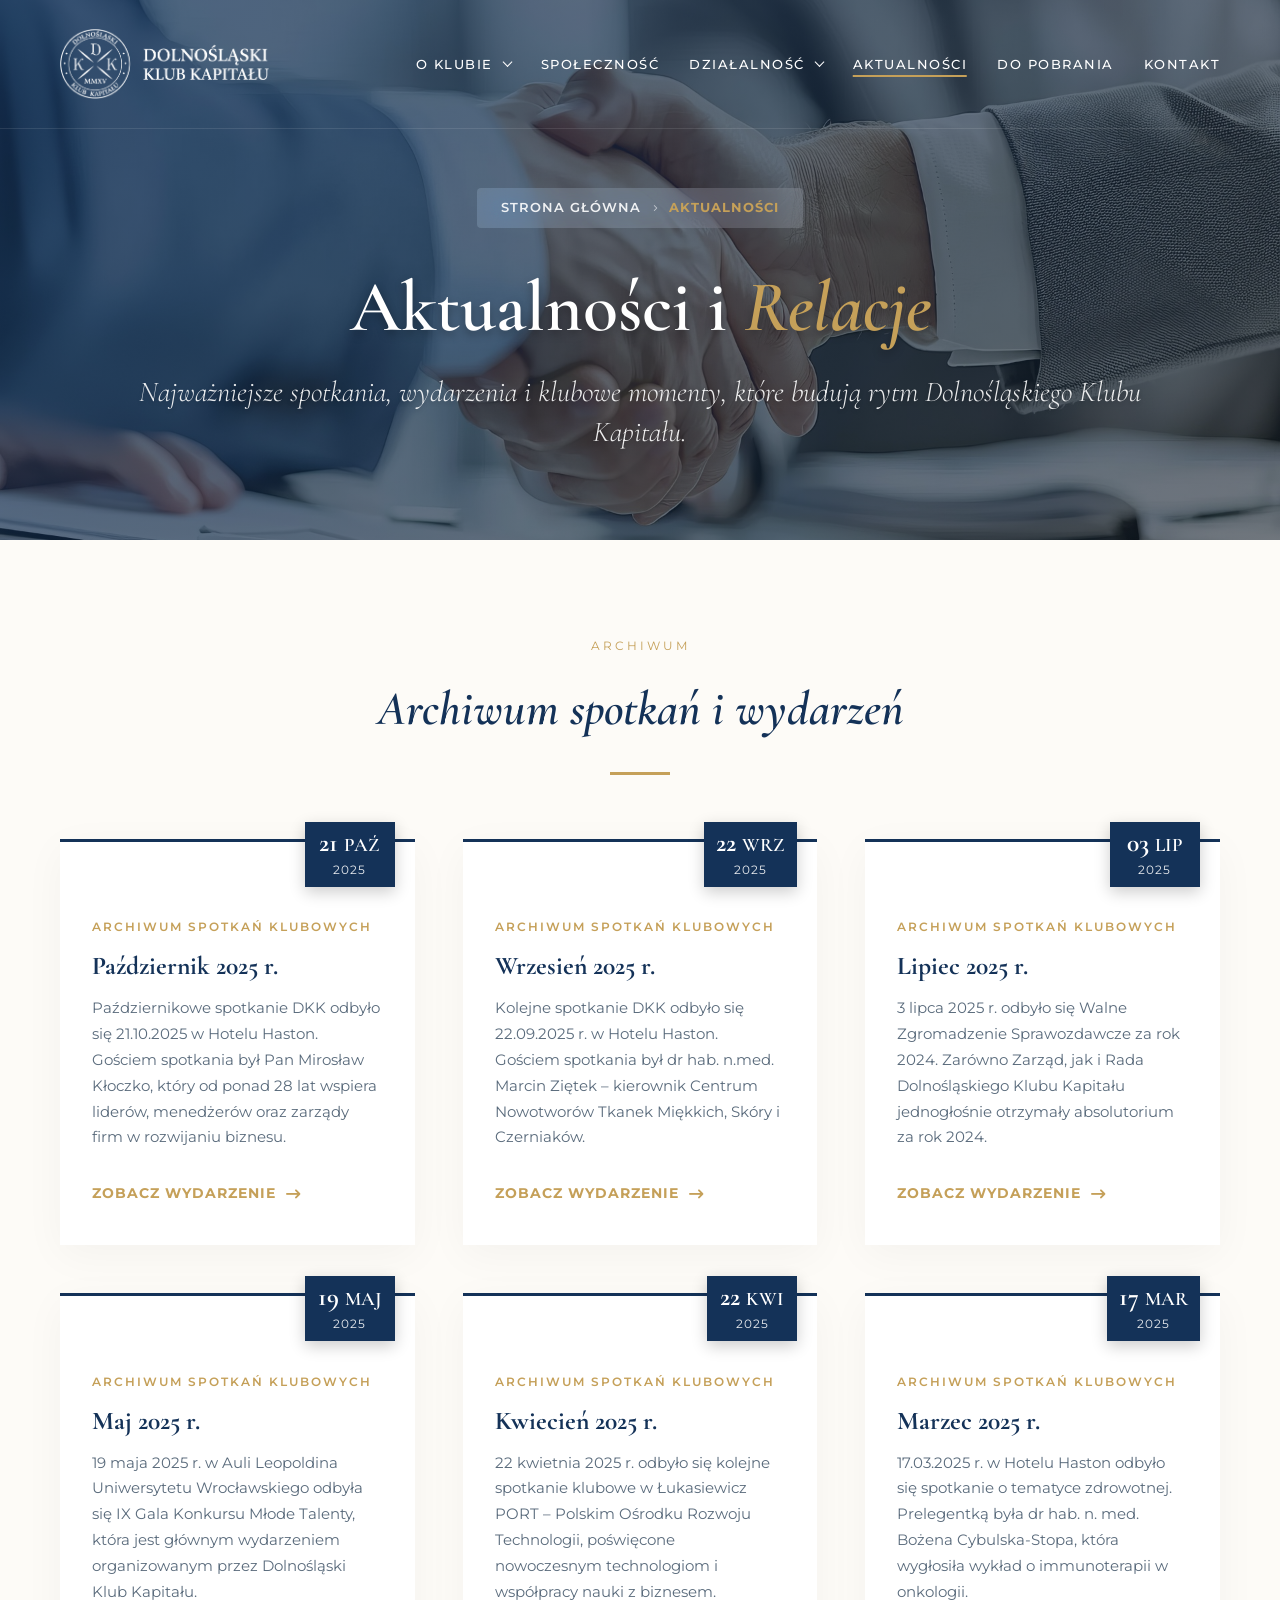
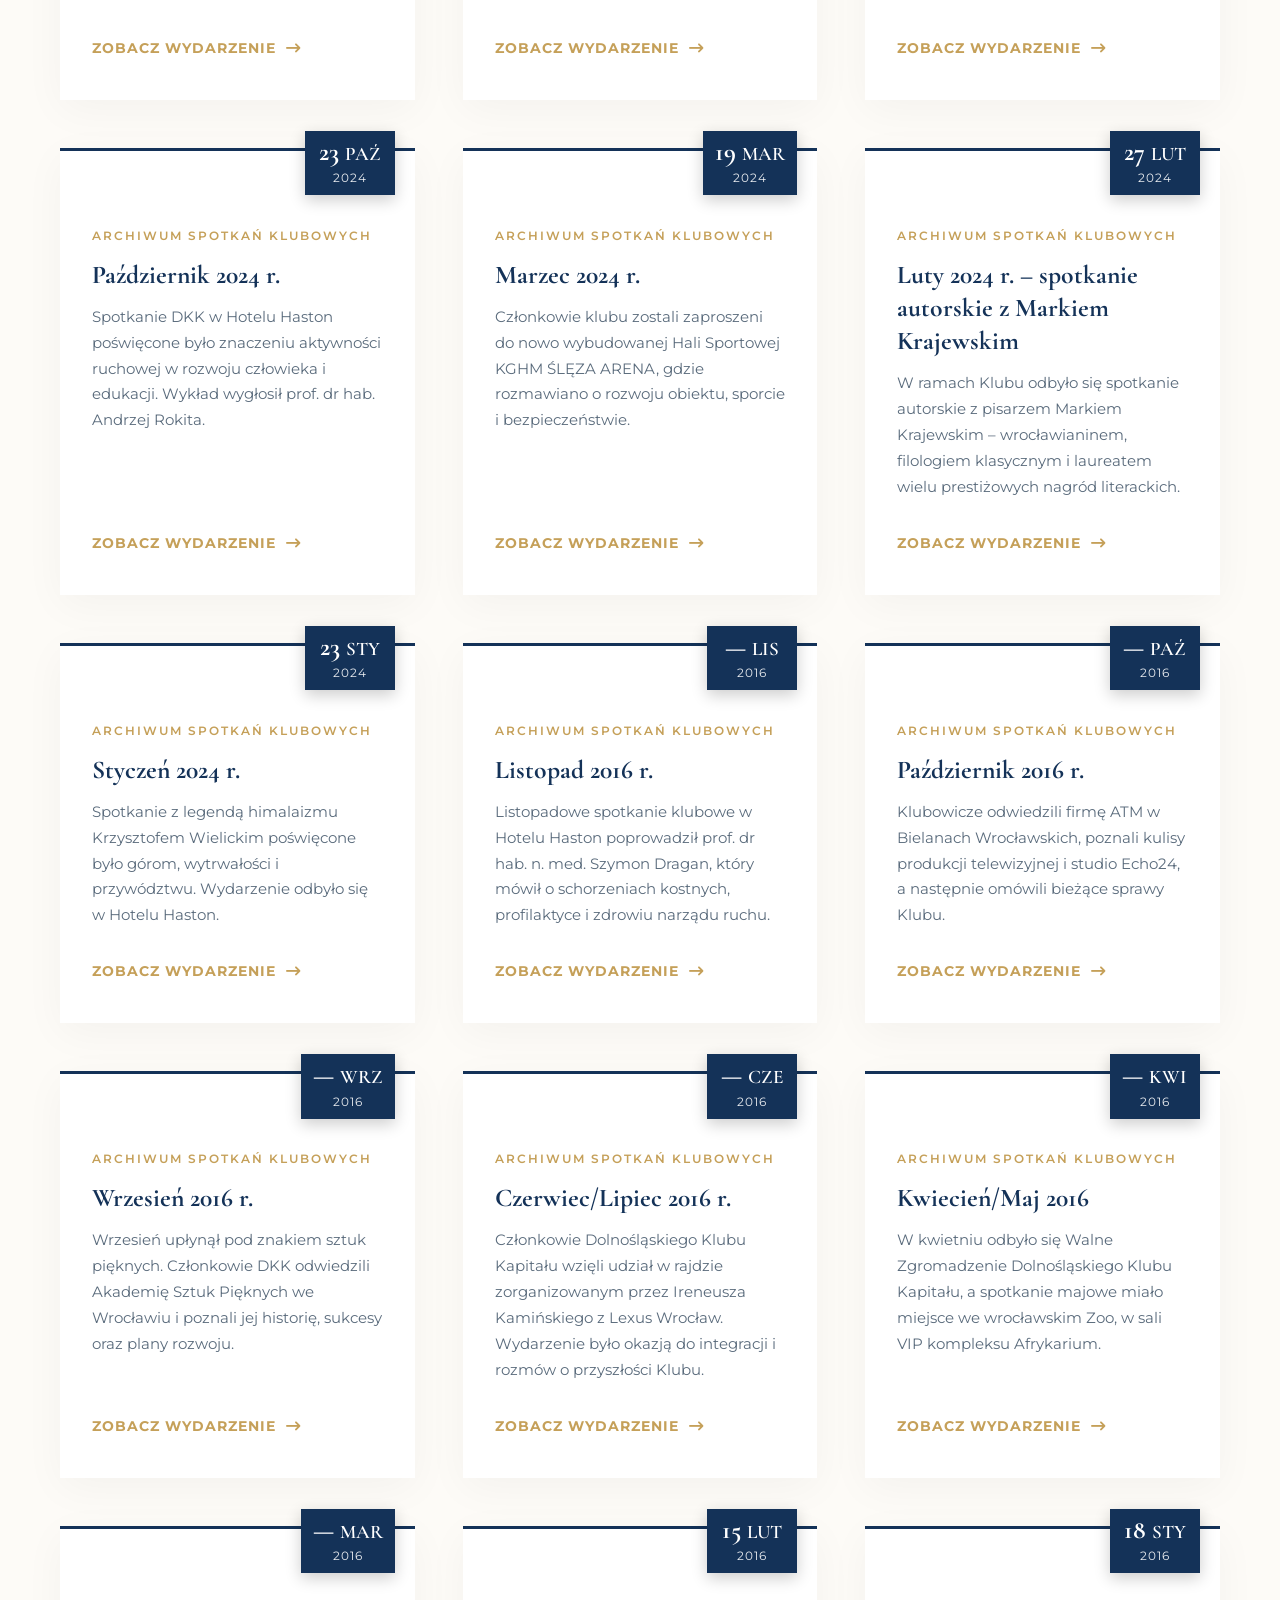
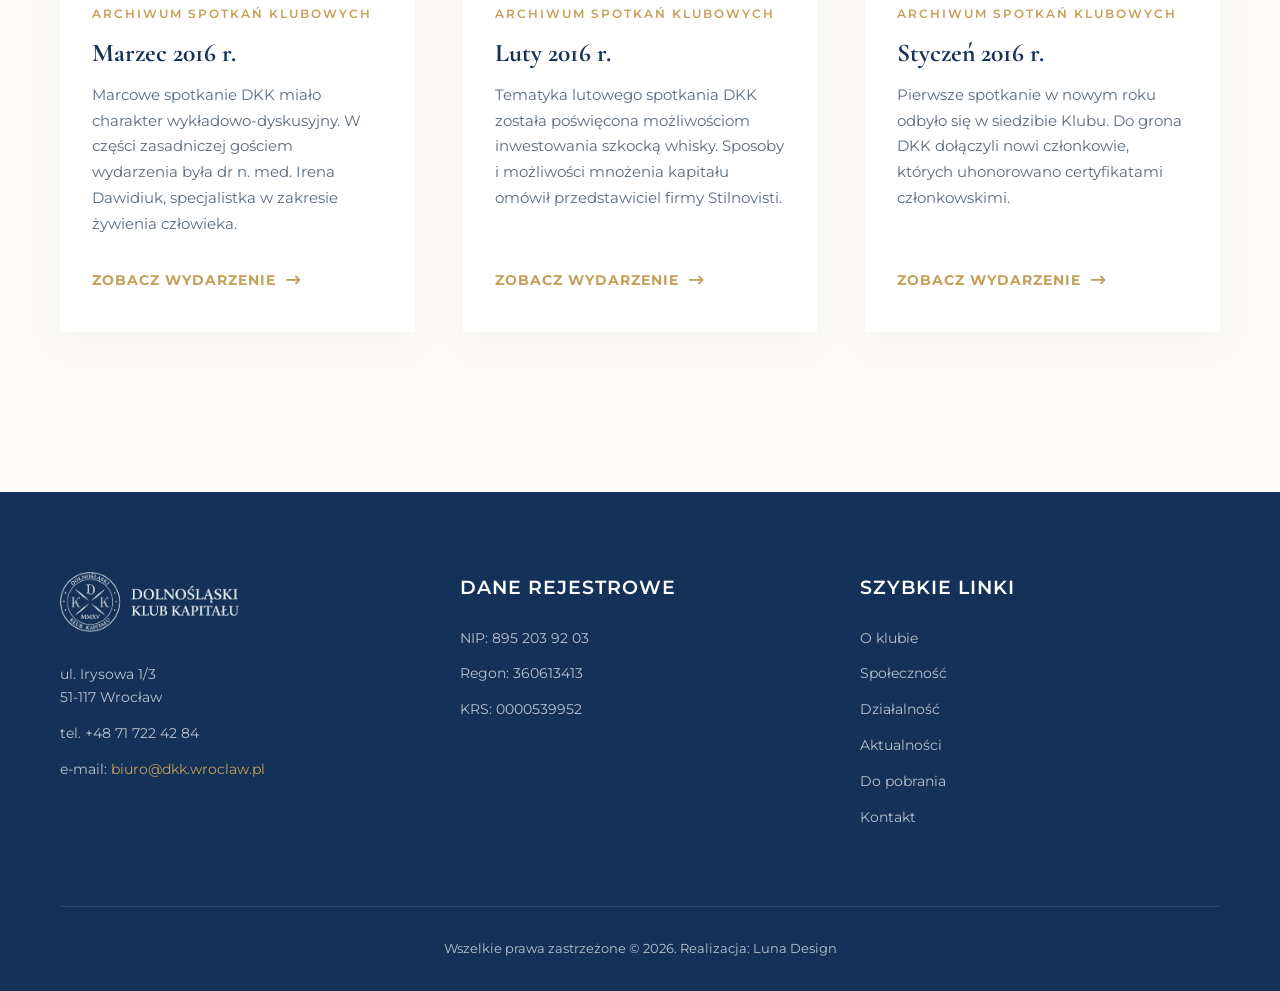
<file: aktualnosci.html>
<!DOCTYPE html>
<html lang="pl">

<head>
	<meta charset="UTF-8">
	<meta name="viewport" content="width=device-width, initial-scale=1.0">
	<title>Aktualności - Dolnośląski Klub Kapitału</title>
	<link rel="preconnect" href="https://fonts.googleapis.com">
	<link rel="preconnect" href="https://fonts.gstatic.com" crossorigin>
	<link
		href="https://fonts.googleapis.com/css2?family=Cormorant+Garamond:ital,wght@0,400;0,600;0,700;1,400&family=Montserrat:wght@300;400;500&display=swap"
		rel="stylesheet">
	<link rel="stylesheet" href="https://cdnjs.cloudflare.com/ajax/libs/font-awesome/6.5.1/css/all.min.css">
	<link rel="stylesheet" href="style.css">
</head>

<body class="news-page">

	<header class="main-header">
		<div class="container header-container">
			<div class="logo">
				<a href="index.html">
					<img src="logo.png" alt="Dolnośląski Klub Kapitału" class="logo-white">
					<img src="logo.png" alt="Dolnośląski Klub Kapitału" class="logo-dark">
				</a>
			</div>
			<button class="mobile-menu-toggle" aria-label="Otwórz menu">
				<span></span><span></span><span></span>
			</button>
			<nav class="main-nav">
				<ul class="menu-list">
					<li class="has-dropdown">
						<a href="o-klubie.html">O Klubie</a>
						<ul class="dropdown">
							<li><a href="o-klubie.html#jak-to-sie-zaczelo">Nasza misja</a></li>
							<li><a href="o-klubie.html#misja-i-cele">Wartości</a></li>
							<li><a href="o-klubie.html#elitarne-grono">Dla kogo?</a></li>
							<li><a href="o-klubie.html#zarzad">Władze Klubu</a></li>
							<li><a href="o-klubie.html#historia-timeline">Historia</a></li>
						</ul>
					</li>
					<li><a href="spolecznosc.html">Społeczność</a></li>
					<li class="has-dropdown">
						<a href="dzialalnosc.html">Działalność</a>
						<ul class="dropdown">
							<li><a href="dzialalnosc.html#filary">Filary Działalności</a></li>
							<li><a href="dzialalnosc.html#nauka">Uczelnie Partnerskie</a></li>
							<li><a href="dzialalnosc.html#mlode-talenty">Młode Talenty</a></li>
							<li><a href="dzialalnosc.html#galeria">Galeria</a></li>
						</ul>
					</li>
					<li><a href="aktualnosci.html" class="active">Aktualności</a></li>
					<li><a href="do-pobrania.html">Do pobrania</a></li>
					<li><a href="kontakt.html">Kontakt</a></li>
				</ul>
			</nav>
		</div>
	</header>

	<section class="hero-page">
		<div class="hero-page-bg"></div>
		<div class="hero-page-overlay"></div>

		<div class="hero-page-content container">
			<div class="glass-breadcrumbs reveal-up">
				<a href="index.html">Strona Główna</a>
				<span class="separator"><i class="fa-solid fa-chevron-right" style="font-size: 0.6em;"></i></span>
				<span class="current">Aktualności</span>
			</div>

			<h1 class="hero-page-title reveal-up delay-1">
				Aktualności i <span class="highlight">Relacje</span>
			</h1>

			<p class="hero-page-subtitle reveal-up delay-2">
				Najważniejsze spotkania, wydarzenia i klubowe momenty, które budują rytm Dolnośląskiego Klubu Kapitału.
			</p>
		</div>
	</section>

	<section id="archiwum-wydarzen" class="section meetings-journal-section">
		<div class="container">
			<div class="section-header text-center">
				<span class="suptitle">Archiwum</span>
				<h2 class="section-title">Archiwum spotkań i wydarzeń</h2>
				<div class="divider"></div>
			</div>

			<div class="journal-grid">
				<article class="journal-card">
					<div class="journal-date-badge">
						<div class="j-row"><span class="j-day">21</span><span class="j-month">PAŹ</span></div>
						<span class="j-year">2025</span>
					</div>
					<div class="journal-content-wrapper">
						<span class="journal-category">Archiwum spotkań klubowych</span>
						<h3 class="journal-title">Październik 2025 r.</h3>
						<p class="journal-excerpt">Październikowe spotkanie DKK odbyło się 21.10.2025 w Hotelu Haston. Gościem spotkania był Pan Mirosław Kłoczko, który od ponad 28 lat wspiera liderów, menedżerów oraz zarządy firm w rozwijaniu biznesu.</p>
						<a href="wydarzenie.html?slug=pazdziernik-2025" class="journal-link">Zobacz wydarzenie <i class="fa-solid fa-arrow-right-long"></i></a>
					</div>
				</article>

				<article class="journal-card">
					<div class="journal-date-badge">
						<div class="j-row"><span class="j-day">22</span><span class="j-month">WRZ</span></div>
						<span class="j-year">2025</span>
					</div>
					<div class="journal-content-wrapper">
						<span class="journal-category">Archiwum spotkań klubowych</span>
						<h3 class="journal-title">Wrzesień 2025 r.</h3>
						<p class="journal-excerpt">Kolejne spotkanie DKK odbyło się 22.09.2025 r. w Hotelu Haston. Gościem spotkania był dr hab. n.med. Marcin Ziętek – kierownik Centrum Nowotworów Tkanek Miękkich, Skóry i Czerniaków.</p>
						<a href="wydarzenie.html?slug=wrzesien-2025" class="journal-link">Zobacz wydarzenie <i class="fa-solid fa-arrow-right-long"></i></a>
					</div>
				</article>

				<article class="journal-card">
					<div class="journal-date-badge">
						<div class="j-row"><span class="j-day">03</span><span class="j-month">LIP</span></div>
						<span class="j-year">2025</span>
					</div>
					<div class="journal-content-wrapper">
						<span class="journal-category">Archiwum spotkań klubowych</span>
						<h3 class="journal-title">Lipiec 2025 r.</h3>
						<p class="journal-excerpt">3 lipca 2025 r. odbyło się Walne Zgromadzenie Sprawozdawcze za rok 2024. Zarówno Zarząd, jak i Rada Dolnośląskiego Klubu Kapitału jednogłośnie otrzymały absolutorium za rok 2024.</p>
						<a href="wydarzenie.html?slug=lipiec-2025" class="journal-link">Zobacz wydarzenie <i class="fa-solid fa-arrow-right-long"></i></a>
					</div>
				</article>

				<article class="journal-card">
					<div class="journal-date-badge">
						<div class="j-row"><span class="j-day">19</span><span class="j-month">MAJ</span></div>
						<span class="j-year">2025</span>
					</div>
					<div class="journal-content-wrapper">
						<span class="journal-category">Archiwum spotkań klubowych</span>
						<h3 class="journal-title">Maj 2025 r.</h3>
						<p class="journal-excerpt">19 maja 2025 r. w Auli Leopoldina Uniwersytetu Wrocławskiego odbyła się IX Gala Konkursu Młode Talenty, która jest głównym wydarzeniem organizowanym przez Dolnośląski Klub Kapitału.</p>
						<a href="wydarzenie.html?slug=maj-2025" class="journal-link">Zobacz wydarzenie <i class="fa-solid fa-arrow-right-long"></i></a>
					</div>
				</article>

				<article class="journal-card">
					<div class="journal-date-badge">
						<div class="j-row"><span class="j-day">22</span><span class="j-month">KWI</span></div>
						<span class="j-year">2025</span>
					</div>
					<div class="journal-content-wrapper">
						<span class="journal-category">Archiwum spotkań klubowych</span>
						<h3 class="journal-title">Kwiecień 2025 r.</h3>
						<p class="journal-excerpt">22 kwietnia 2025 r. odbyło się kolejne spotkanie klubowe w Łukasiewicz PORT – Polskim Ośrodku Rozwoju Technologii, poświęcone nowoczesnym technologiom i współpracy nauki z biznesem.</p>
						<a href="wydarzenie.html?slug=kwiecien-2025" class="journal-link">Zobacz wydarzenie <i class="fa-solid fa-arrow-right-long"></i></a>
					</div>
				</article>

				<article class="journal-card">
					<div class="journal-date-badge">
						<div class="j-row"><span class="j-day">17</span><span class="j-month">MAR</span></div>
						<span class="j-year">2025</span>
					</div>
					<div class="journal-content-wrapper">
						<span class="journal-category">Archiwum spotkań klubowych</span>
						<h3 class="journal-title">Marzec 2025 r.</h3>
						<p class="journal-excerpt">17.03.2025 r. w Hotelu Haston odbyło się spotkanie o tematyce zdrowotnej. Prelegentką była dr hab. n. med. Bożena Cybulska-Stopa, która wygłosiła wykład o immunoterapii w onkologii.</p>
						<a href="wydarzenie.html?slug=marzec-2025-r" class="journal-link">Zobacz wydarzenie <i class="fa-solid fa-arrow-right-long"></i></a>
					</div>
				</article>

				<article class="journal-card">
					<div class="journal-date-badge">
						<div class="j-row"><span class="j-day">23</span><span class="j-month">PAŹ</span></div>
						<span class="j-year">2024</span>
					</div>
					<div class="journal-content-wrapper">
						<span class="journal-category">Archiwum spotkań klubowych</span>
						<h3 class="journal-title">Październik 2024 r.</h3>
						<p class="journal-excerpt">Spotkanie DKK w Hotelu Haston poświęcone było znaczeniu aktywności ruchowej w rozwoju człowieka i edukacji. Wykład wygłosił prof. dr hab. Andrzej Rokita.</p>
						<a href="wydarzenie.html?slug=pazdziernik-2024" class="journal-link">Zobacz wydarzenie <i class="fa-solid fa-arrow-right-long"></i></a>
					</div>
				</article>

				<article class="journal-card">
					<div class="journal-date-badge">
						<div class="j-row"><span class="j-day">19</span><span class="j-month">MAR</span></div>
						<span class="j-year">2024</span>
					</div>
					<div class="journal-content-wrapper">
						<span class="journal-category">Archiwum spotkań klubowych</span>
						<h3 class="journal-title">Marzec 2024 r.</h3>
						<p class="journal-excerpt">Członkowie klubu zostali zaproszeni do nowo wybudowanej Hali Sportowej KGHM ŚLĘZA ARENA, gdzie rozmawiano o rozwoju obiektu, sporcie i bezpieczeństwie.</p>
						<a href="wydarzenie.html?slug=marzec-2024" class="journal-link">Zobacz wydarzenie <i class="fa-solid fa-arrow-right-long"></i></a>
					</div>
				</article>

				<article class="journal-card">
					<div class="journal-date-badge">
						<div class="j-row"><span class="j-day">27</span><span class="j-month">LUT</span></div>
						<span class="j-year">2024</span>
					</div>
					<div class="journal-content-wrapper">
						<span class="journal-category">Archiwum spotkań klubowych</span>
						<h3 class="journal-title">Luty 2024 r. – spotkanie autorskie z Markiem Krajewskim</h3>
						<p class="journal-excerpt">W ramach Klubu odbyło się spotkanie autorskie z pisarzem Markiem Krajewskim – wrocławianinem, filologiem klasycznym i laureatem wielu prestiżowych nagród literackich.</p>
						<a href="wydarzenie.html?slug=luty-2024-r" class="journal-link">Zobacz wydarzenie <i class="fa-solid fa-arrow-right-long"></i></a>
					</div>
				</article>

				<article class="journal-card">
					<div class="journal-date-badge">
						<div class="j-row"><span class="j-day">23</span><span class="j-month">STY</span></div>
						<span class="j-year">2024</span>
					</div>
					<div class="journal-content-wrapper">
						<span class="journal-category">Archiwum spotkań klubowych</span>
						<h3 class="journal-title">Styczeń 2024 r.</h3>
						<p class="journal-excerpt">Spotkanie z legendą himalaizmu Krzysztofem Wielickim poświęcone było górom, wytrwałości i przywództwu. Wydarzenie odbyło się w Hotelu Haston.</p>
						<a href="wydarzenie.html?slug=styczen-2024" class="journal-link">Zobacz wydarzenie <i class="fa-solid fa-arrow-right-long"></i></a>
					</div>
				</article>

				<article class="journal-card">
					<div class="journal-date-badge">
						<div class="j-row"><span class="j-day">—</span><span class="j-month">LIS</span></div>
						<span class="j-year">2016</span>
					</div>
					<div class="journal-content-wrapper">
						<span class="journal-category">Archiwum spotkań klubowych</span>
						<h3 class="journal-title">Listopad 2016 r.</h3>
						<p class="journal-excerpt">Listopadowe spotkanie klubowe w Hotelu Haston poprowadził prof. dr hab. n. med. Szymon Dragan, który mówił o schorzeniach kostnych, profilaktyce i zdrowiu narządu ruchu.</p>
						<a href="wydarzenie.html?slug=listopad-2016-r" class="journal-link">Zobacz wydarzenie <i class="fa-solid fa-arrow-right-long"></i></a>
					</div>
				</article>

				<article class="journal-card">
					<div class="journal-date-badge">
						<div class="j-row"><span class="j-day">—</span><span class="j-month">PAŹ</span></div>
						<span class="j-year">2016</span>
					</div>
					<div class="journal-content-wrapper">
						<span class="journal-category">Archiwum spotkań klubowych</span>
						<h3 class="journal-title">Październik 2016 r.</h3>
						<p class="journal-excerpt">Klubowicze odwiedzili firmę ATM w Bielanach Wrocławskich, poznali kulisy produkcji telewizyjnej i studio Echo24, a następnie omówili bieżące sprawy Klubu.</p>
						<a href="wydarzenie.html?slug=pazdziernik-2016-r" class="journal-link">Zobacz wydarzenie <i class="fa-solid fa-arrow-right-long"></i></a>
					</div>
				</article>

				<article class="journal-card">
					<div class="journal-date-badge">
						<div class="j-row"><span class="j-day">—</span><span class="j-month">WRZ</span></div>
						<span class="j-year">2016</span>
					</div>
					<div class="journal-content-wrapper">
						<span class="journal-category">Archiwum spotkań klubowych</span>
						<h3 class="journal-title">Wrzesień 2016 r.</h3>
						<p class="journal-excerpt">Wrzesień upłynął pod znakiem sztuk pięknych. Członkowie DKK odwiedzili Akademię Sztuk Pięknych we Wrocławiu i poznali jej historię, sukcesy oraz plany rozwoju.</p>
						<a href="wydarzenie.html?slug=wrzesien-2016-r" class="journal-link">Zobacz wydarzenie <i class="fa-solid fa-arrow-right-long"></i></a>
					</div>
				</article>

				<article class="journal-card">
					<div class="journal-date-badge">
						<div class="j-row"><span class="j-day">—</span><span class="j-month">CZE</span></div>
						<span class="j-year">2016</span>
					</div>
					<div class="journal-content-wrapper">
						<span class="journal-category">Archiwum spotkań klubowych</span>
						<h3 class="journal-title">Czerwiec/Lipiec 2016 r.</h3>
						<p class="journal-excerpt">Członkowie Dolnośląskiego Klubu Kapitału wzięli udział w rajdzie zorganizowanym przez Ireneusza Kamińskiego z Lexus Wrocław. Wydarzenie było okazją do integracji i rozmów o przyszłości Klubu.</p>
						<a href="wydarzenie.html?slug=czerwiec-2016r" class="journal-link">Zobacz wydarzenie <i class="fa-solid fa-arrow-right-long"></i></a>
					</div>
				</article>

				<article class="journal-card">
					<div class="journal-date-badge">
						<div class="j-row"><span class="j-day">—</span><span class="j-month">KWI</span></div>
						<span class="j-year">2016</span>
					</div>
					<div class="journal-content-wrapper">
						<span class="journal-category">Archiwum spotkań klubowych</span>
						<h3 class="journal-title">Kwiecień/Maj 2016</h3>
						<p class="journal-excerpt">W kwietniu odbyło się Walne Zgromadzenie Dolnośląskiego Klubu Kapitału, a spotkanie majowe miało miejsce we wrocławskim Zoo, w sali VIP kompleksu Afrykarium.</p>
						<a href="wydarzenie.html?slug=kwiecienmaj-2016" class="journal-link">Zobacz wydarzenie <i class="fa-solid fa-arrow-right-long"></i></a>
					</div>
				</article>

				<article class="journal-card">
					<div class="journal-date-badge">
						<div class="j-row"><span class="j-day">—</span><span class="j-month">MAR</span></div>
						<span class="j-year">2016</span>
					</div>
					<div class="journal-content-wrapper">
						<span class="journal-category">Archiwum spotkań klubowych</span>
						<h3 class="journal-title">Marzec 2016 r.</h3>
						<p class="journal-excerpt">Marcowe spotkanie DKK miało charakter wykładowo-dyskusyjny. W części zasadniczej gościem wydarzenia była dr n. med. Irena Dawidiuk, specjalistka w zakresie żywienia człowieka.</p>
						<a href="wydarzenie.html?slug=marzec-2016" class="journal-link">Zobacz wydarzenie <i class="fa-solid fa-arrow-right-long"></i></a>
					</div>
				</article>

				<article class="journal-card">
					<div class="journal-date-badge">
						<div class="j-row"><span class="j-day">15</span><span class="j-month">LUT</span></div>
						<span class="j-year">2016</span>
					</div>
					<div class="journal-content-wrapper">
						<span class="journal-category">Archiwum spotkań klubowych</span>
						<h3 class="journal-title">Luty 2016 r.</h3>
						<p class="journal-excerpt">Tematyka lutowego spotkania DKK została poświęcona możliwościom inwestowania szkocką whisky. Sposoby i możliwości mnożenia kapitału omówił przedstawiciel firmy Stilnovisti.</p>
						<a href="wydarzenie.html?slug=luty-2016-r" class="journal-link">Zobacz wydarzenie <i class="fa-solid fa-arrow-right-long"></i></a>
					</div>
				</article>

				<article class="journal-card">
					<div class="journal-date-badge">
						<div class="j-row"><span class="j-day">18</span><span class="j-month">STY</span></div>
						<span class="j-year">2016</span>
					</div>
					<div class="journal-content-wrapper">
						<span class="journal-category">Archiwum spotkań klubowych</span>
						<h3 class="journal-title">Styczeń 2016 r.</h3>
						<p class="journal-excerpt">Pierwsze spotkanie w nowym roku odbyło się w siedzibie Klubu. Do grona DKK dołączyli nowi członkowie, których uhonorowano certyfikatami członkowskimi.</p>
						<a href="wydarzenie.html?slug=styczen-2016-r" class="journal-link">Zobacz wydarzenie <i class="fa-solid fa-arrow-right-long"></i></a>
					</div>
				</article>
			</div>
		</div>
	</section>

        <!-- Footer -->
        <footer id="stopka" class="main-footer">
                <div class="container">
                        <div class="footer-grid">
                                <div class="footer-col">
                                        <img src="logo.png" alt="Dolnośląski Klub Kapitału" class="footer-logo">
                                        <p>ul. Irysowa 1/3<br>51-117 Wrocław</p>
                                        <p>tel. +48 71 722 42 84</p>
                                        <p>e-mail: <a href="mailto:biuro@dkk.wroclaw.pl">biuro@dkk.wroclaw.pl</a></p>
                                </div>
                                <div class="footer-col">
                                        <h4>Dane Rejestrowe</h4>
                                        <p>NIP: 895 203 92 03</p>
                                        <p>Regon: 360613413</p>
                                        <p>KRS: 0000539952</p>
                                </div>
                                <div class="footer-col">
					<h4>Szybkie Linki</h4>
					<ul class="footer-links">
						<li><a href="o-klubie.html">O klubie</a></li>
						<li><a href="spolecznosc.html">Społeczność</a></li>
						<li><a href="dzialalnosc.html">Działalność</a></li>
						<li><a href="aktualnosci.html">Aktualności</a></li>
						<li><a href="do-pobrania.html">Do pobrania</a></li>
						<li><a href="kontakt.html">Kontakt</a></li>
					</ul>
                                </div>
                        </div>
                        <div class="footer-bottom text-center">
                                <p>Wszelkie prawa zastrzeżone &copy; <span class="footer-year"></span>. Realizacja: <a href="https://lunadesign.com.pl" target="_blank" style="color: inherit; text-decoration: none;">Luna Design</a></p>
                        </div>
                </div>
        </footer>

	<script src="script.js"></script>
</body>

</html>
</file>
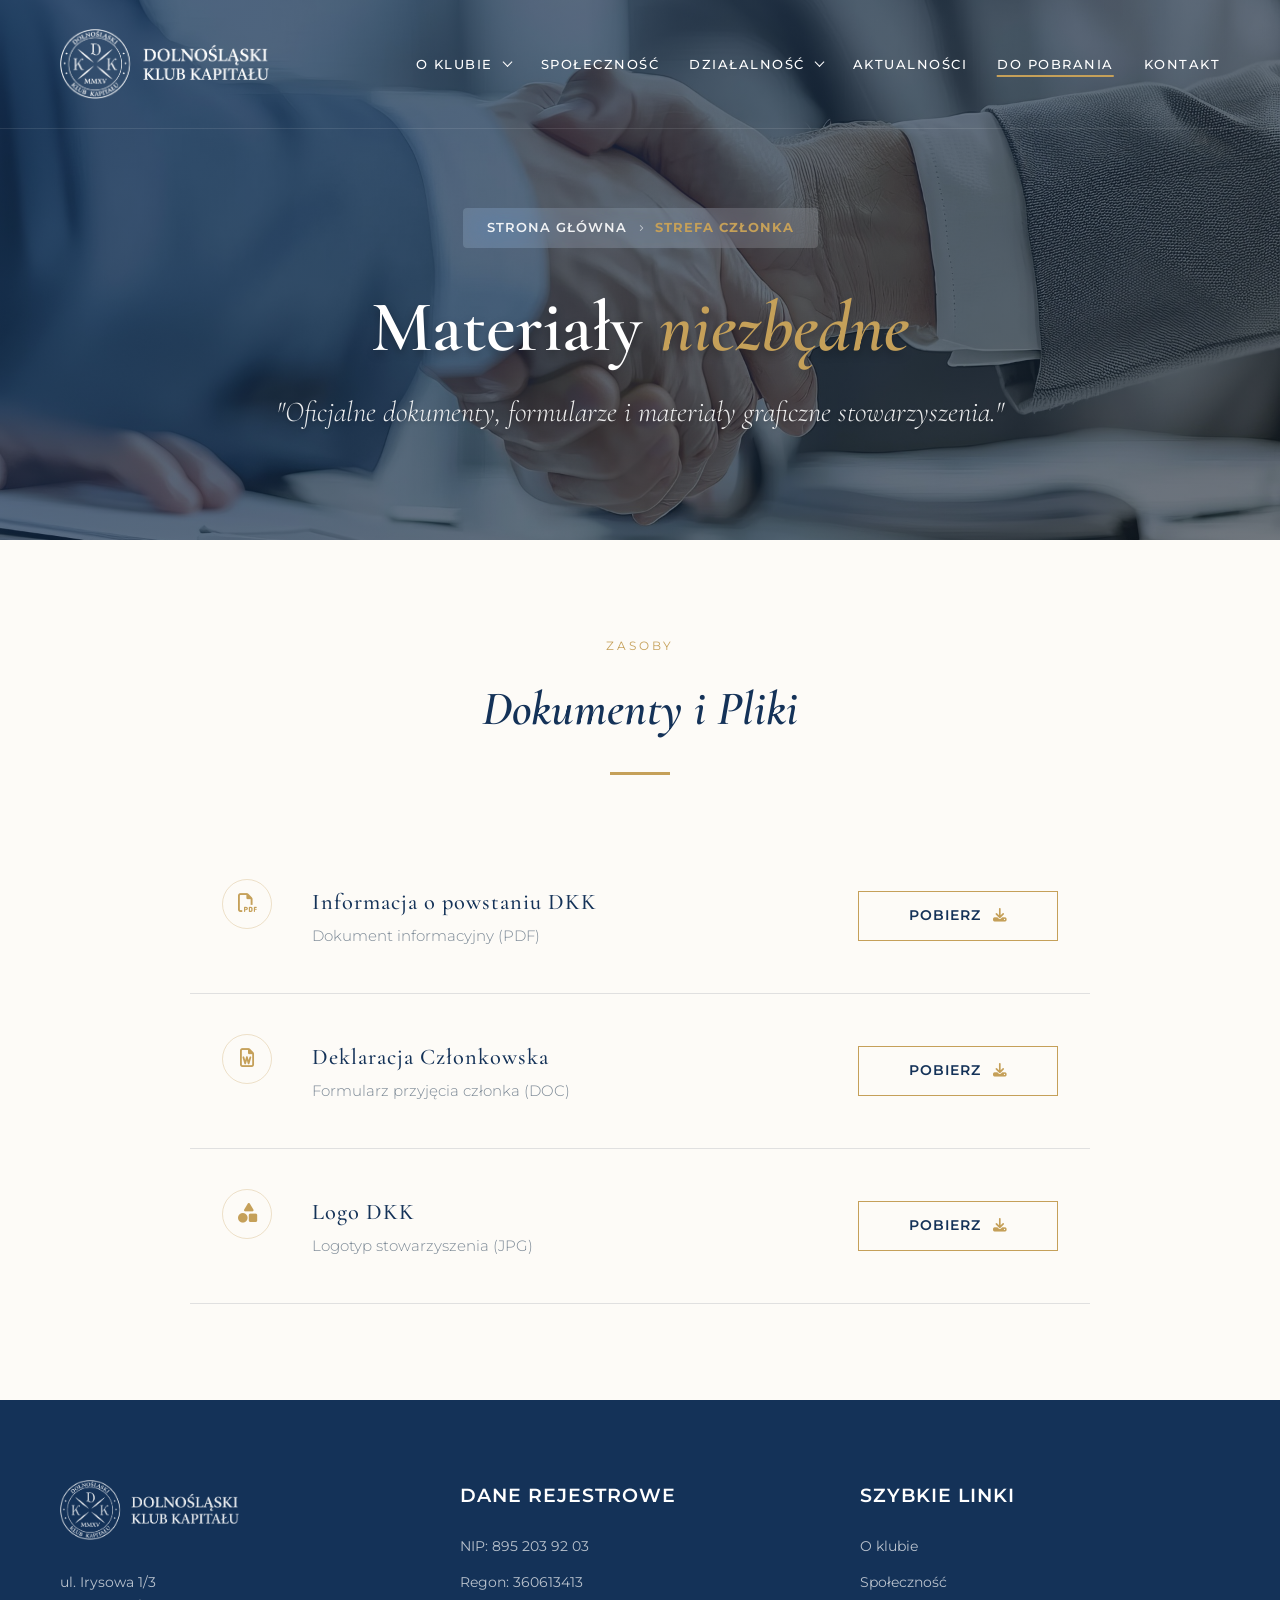
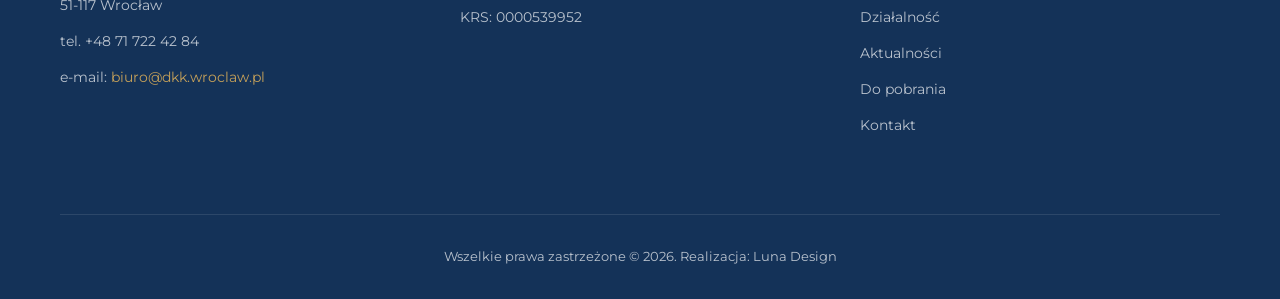
<file: do-pobrania.html>
<!DOCTYPE html>
<html lang="pl">

<head>
	<meta charset="UTF-8">
	<meta name="viewport" content="width=device-width, initial-scale=1.0">
	<title>Materiały do pobrania - Dolnośląski Klub Kapitału</title>
	<link rel="preconnect" href="https://fonts.googleapis.com">
	<link rel="preconnect" href="https://fonts.gstatic.com" crossorigin>
	<link
		href="https://fonts.googleapis.com/css2?family=Cormorant+Garamond:ital,wght@0,300;0,400;0,500;0,600;0,700;1,400;1,600&family=Montserrat:wght@300;400;500;600&family=Playfair+Display:wght@400;600;700&display=swap"
		rel="stylesheet">
	<link rel="stylesheet" href="https://cdnjs.cloudflare.com/ajax/libs/font-awesome/6.5.1/css/all.min.css">
	<link rel="stylesheet" href="style.css">
</head>

<body class="about-page-v5">

	<!-- Header (Transparent) -->
	<header class="main-header">
		<div class="container header-container">
			<div class="logo">
				<a href="index.html">
					<img src="logo.png" alt="Dolnośląski Klub Kapitału" class="logo-white">
					<img src="logo.png" alt="Dolnośląski Klub Kapitału" class="logo-dark">
				</a>
			</div>
			<button class="mobile-menu-toggle" aria-label="Otwórz menu">
				<span></span><span></span><span></span>
			</button>
			<nav class="main-nav">
				<ul class="menu-list">
					<li class="has-dropdown">
						<a href="o-klubie.html">O Klubie</a>
						<ul class="dropdown">
							<li><a href="o-klubie.html#jak-to-sie-zaczelo">Nasza misja</a></li>
							<li><a href="o-klubie.html#misja-i-cele">Wartości</a></li>
							<li><a href="o-klubie.html#elitarne-grono">Dla kogo?</a></li>
							<li><a href="o-klubie.html#zarzad">Władze Klubu</a></li>
							<li><a href="o-klubie.html#historia-timeline">Historia</a></li>
						</ul>
					</li>
					<li><a href="spolecznosc.html">Społeczność</a></li>
					<li class="has-dropdown">
						<a href="dzialalnosc.html">Działalność</a>
						<ul class="dropdown">
							<li><a href="dzialalnosc.html#filary">Filary Działalności</a></li>
							<li><a href="dzialalnosc.html#nauka">Uczelnie Partnerskie</a></li>
							<li><a href="dzialalnosc.html#mlode-talenty">Młode Talenty</a></li>
							<li><a href="dzialalnosc.html#galeria">Galeria</a></li>
						</ul>
					</li>
					<li><a href="aktualnosci.html">Aktualności</a></li>
					<li><a href="do-pobrania.html" class="active">Do pobrania</a></li>
					<li><a href="kontakt.html">Kontakt</a></li>
				</ul>
			</nav>
		</div>
	</header>

	<!-- Hero Page Section -->
	<section class="hero-page">
		<div class="hero-page-bg"></div>
		<div class="hero-page-overlay"></div>
		
		<div class="hero-page-content container">
			<!-- Glassmorphism Breadcrumbs -->
			<div class="glass-breadcrumbs reveal-up">
				<a href="index.html">Strona Główna</a>
				<span class="separator"><i class="fa-solid fa-chevron-right" style="font-size: 0.6em;"></i></span>
				<span class="current">Strefa Członka</span>
			</div>

			<h1 class="hero-page-title reveal-up delay-1">
				Materiały <span class="highlight">niezbędne</span>
			</h1>
			
			<p class="hero-page-subtitle reveal-up delay-2">
				"Oficjalne dokumenty, formularze i materiały graficzne stowarzyszenia."
			</p>
		</div>
	</section>

	<!-- Downloads Section (Registry Style - Light Theme) -->
	<section id="do-pobrania" class="downloads-registry light-theme">
		<div class="container">
			<div class="section-header text-center mb-5">
				<span class="suptitle">Zasoby</span>
				<h2 class="section-title">Dokumenty i Pliki</h2>
				<div class="divider"></div>
			</div>

			<div class="registry-list-container">
				
				<!-- Item 1: Informacja o powstaniu DKK -->
				<div class="registry-item">
					<div class="card-icon-box registry-icon-box">
						<i class="fa-regular fa-file-pdf"></i>
					</div>
					<div class="registry-details">
						<h3 class="registry-title">Informacja o powstaniu DKK</h3>
						<p class="registry-meta">Dokument informacyjny (PDF)</p>
					</div>
					<a href="http://dkk.wroclaw.pl/wp-content/uploads/DKK.pdf" class="registry-download-btn" target="_blank" download>
						<span class="btn-label">Pobierz</span>
						<i class="fa-solid fa-download"></i>
					</a>
				</div>

				<!-- Item 2: Deklaracja członkowska -->
				<div class="registry-item">
					<div class="card-icon-box registry-icon-box">
						<i class="fa-regular fa-file-word"></i>
					</div>
					<div class="registry-details">
						<h3 class="registry-title">Deklaracja Członkowska</h3>
						<p class="registry-meta">Formularz przyjęcia członka (DOC)</p>
					</div>
					<a href="http://dkk.wroclaw.pl/wp-content/uploads/deklaracja-przyj%C4%99cia.doc" class="registry-download-btn" download>
						<span class="btn-label">Pobierz</span>
						<i class="fa-solid fa-download"></i>
					</a>
				</div>

				<!-- Item 3: Logo DKK -->
				<div class="registry-item">
					<div class="card-icon-box registry-icon-box">
						<i class="fa-solid fa-shapes"></i>
					</div>
					<div class="registry-details">
						<h3 class="registry-title">Logo DKK</h3>
						<p class="registry-meta">Logotyp stowarzyszenia (JPG)</p>
					</div>
					<a href="http://dkk.wroclaw.pl/wp-content/uploads/Logo_wersja2.jpg" class="registry-download-btn" download>
						<span class="btn-label">Pobierz</span>
						<i class="fa-solid fa-download"></i>
					</a>
				</div>

			</div>
		</div>
	</section>

	<!-- Footer -->
	<footer id="stopka" class="main-footer">
		<div class="container">
			<div class="footer-grid">
				<div class="footer-col">
					<img src="logo.png" alt="Dolnośląski Klub Kapitału" class="footer-logo">
					<p>ul. Irysowa 1/3<br>51-117 Wrocław</p>
					<p>tel. +48 71 722 42 84</p>
					<p>e-mail: <a href="mailto:biuro@dkk.wroclaw.pl">biuro@dkk.wroclaw.pl</a></p>
				</div>
				<div class="footer-col">
					<h4>Dane Rejestrowe</h4>
					<p>NIP: 895 203 92 03</p>
					<p>Regon: 360613413</p>
					<p>KRS: 0000539952</p>
				</div>
				<div class="footer-col">
					<h4>Szybkie Linki</h4>
					<ul class="footer-links">
						<li><a href="o-klubie.html">O klubie</a></li>
						<li><a href="spolecznosc.html">Społeczność</a></li>
						<li><a href="dzialalnosc.html">Działalność</a></li>
						<li><a href="aktualnosci.html">Aktualności</a></li>
						<li><a href="do-pobrania.html">Do pobrania</a></li>
						<li><a href="kontakt.html">Kontakt</a></li>
					</ul>
				</div>
			</div>
			<div class="footer-bottom text-center">
				<p>Wszelkie prawa zastrzeżone &copy; <span class="footer-year"></span>. Realizacja: <a href="https://lunadesign.com.pl" target="_blank" style="color: inherit; text-decoration: none;">Luna Design</a></p>
			</div>
		</div>
	</footer>

	<script src="script.js"></script>
</body>

</html>
</file>
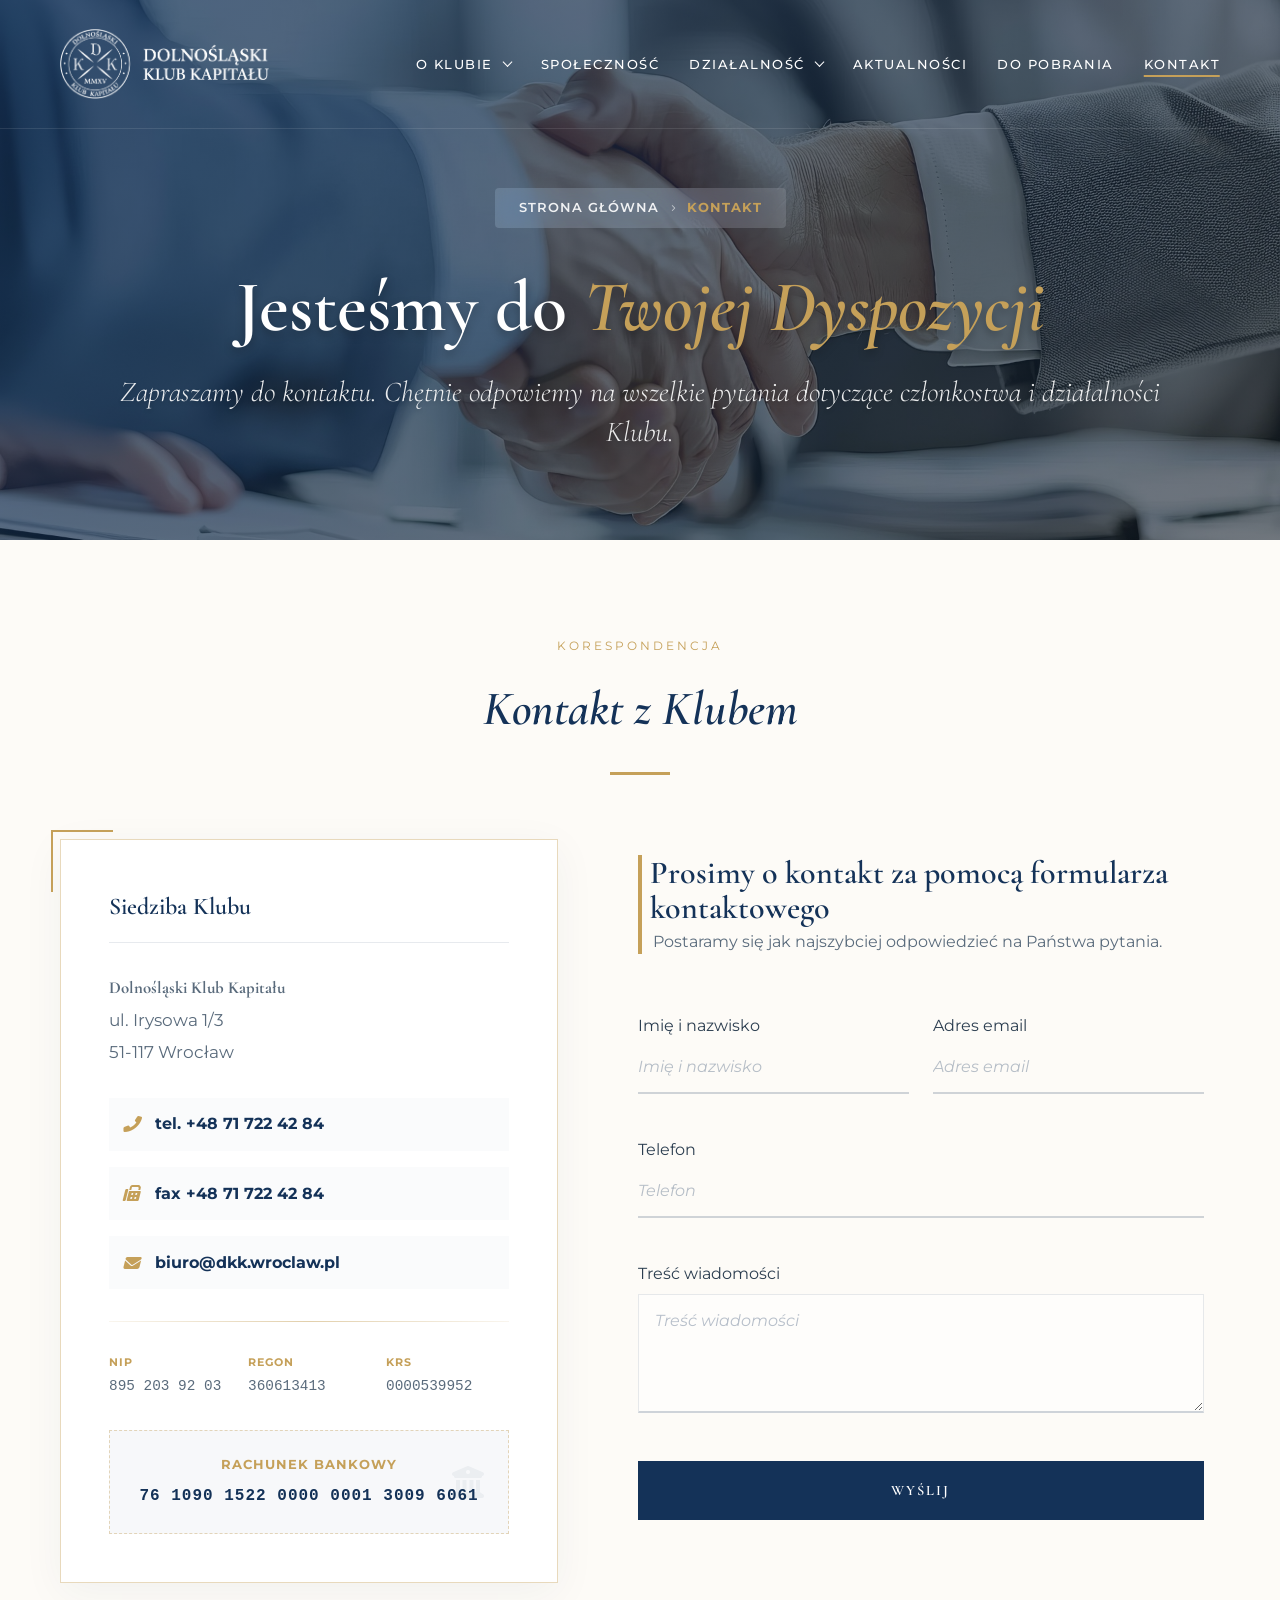
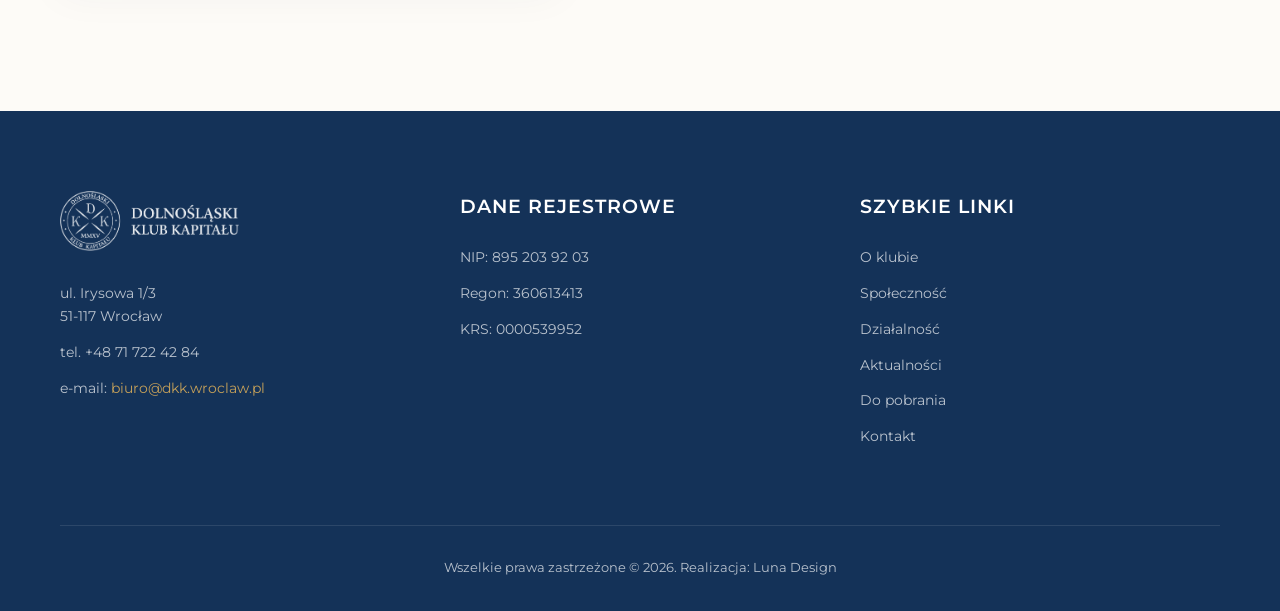
<file: kontakt.html>
<!DOCTYPE html>
<html lang="pl">

<head>
	<meta charset="UTF-8">
	<meta name="viewport" content="width=device-width, initial-scale=1.0">
	<title>Kontakt - Dolnośląski Klub Kapitału</title>
	<link rel="preconnect" href="https://fonts.googleapis.com">
	<link rel="preconnect" href="https://fonts.gstatic.com" crossorigin>
	<link
		href="https://fonts.googleapis.com/css2?family=Cormorant+Garamond:ital,wght@0,300;0,400;0,500;0,600;0,700;1,400;1,600&family=Montserrat:wght@300;400;500;600&family=Playfair+Display:wght@400;600;700&display=swap"
		rel="stylesheet">
	<link rel="stylesheet" href="https://cdnjs.cloudflare.com/ajax/libs/font-awesome/6.5.1/css/all.min.css">
	<link rel="stylesheet" href="style.css">
</head>

<body class="contact-page">

	<!-- Header (Transparent) -->
	<header class="main-header">
		<div class="container header-container">
			<div class="logo">
				<a href="index.html">
					<img src="logo.png" alt="Dolnośląski Klub Kapitału" class="logo-white">
					<img src="logo.png" alt="Dolnośląski Klub Kapitału" class="logo-dark">
				</a>
			</div>
			<button class="mobile-menu-toggle" aria-label="Otwórz menu">
				<span></span><span></span><span></span>
			</button>
			<nav class="main-nav">
				<ul class="menu-list">
					<li class="has-dropdown">
						<a href="o-klubie.html">O Klubie</a>
						<ul class="dropdown">
							<li><a href="o-klubie.html#jak-to-sie-zaczelo">Nasza misja</a></li>
							<li><a href="o-klubie.html#misja-i-cele">Wartości</a></li>
							<li><a href="o-klubie.html#elitarne-grono">Dla kogo?</a></li>
							<li><a href="o-klubie.html#zarzad">Władze Klubu</a></li>
							<li><a href="o-klubie.html#historia-timeline">Historia</a></li>
						</ul>
					</li>
					<li><a href="spolecznosc.html">Społeczność</a></li>
					<li class="has-dropdown">
						<a href="dzialalnosc.html">Działalność</a>
						<ul class="dropdown">
							<li><a href="dzialalnosc.html#filary">Filary Działalności</a></li>
							<li><a href="dzialalnosc.html#nauka">Uczelnie Partnerskie</a></li>
							<li><a href="dzialalnosc.html#mlode-talenty">Młode Talenty</a></li>
							<li><a href="dzialalnosc.html#galeria">Galeria</a></li>
						</ul>
					</li>
					<li><a href="aktualnosci.html">Aktualności</a></li>
					<li><a href="do-pobrania.html">Do pobrania</a></li>
					<li><a href="kontakt.html" class="active">Kontakt</a></li>
				</ul>
			</nav>
		</div>
	</header>

	<!-- Hero Page (Parallax + Glassmorphism) -->
	<section class="hero-page">
		<div class="hero-page-bg"></div>
		<div class="hero-page-overlay"></div>
		
		<div class="hero-page-content container">
			<!-- Glassmorphism Breadcrumbs -->
			<div class="glass-breadcrumbs reveal-up">
				<a href="index.html">Strona Główna</a>
				<span class="separator"><i class="fa-solid fa-chevron-right" style="font-size: 0.6em;"></i></span>
				<span class="current">Kontakt</span>
			</div>

			<h1 class="hero-page-title reveal-up delay-1">
				Jesteśmy do <span class="highlight">Twojej Dyspozycji</span>
			</h1>
			
			<p class="hero-page-subtitle reveal-up delay-2">
				Zapraszamy do kontaktu. Chętnie odpowiemy na wszelkie pytania dotyczące członkostwa i działalności Klubu.
			</p>
		</div>
	</section>

	<!-- Contact Section (Luxury) - Content from Main Page -->
	<section id="kontakt" class="section contact-luxury-section">
		<div class="container">
			<div class="section-header text-center mb-5">
				<span class="suptitle">Korespondencja</span>
				<h2 class="section-title">Kontakt z Klubem</h2>
				<div class="divider"></div>
			</div>

			<div class="contact-luxury-grid">
				
				<!-- Left: The Bureau (Info) -->
				<div class="contact-info-wrapper">
					<div class="contact-card-glass">
						<h3 class="contact-card-title">Siedziba Klubu</h3>
						<address class="marketing-address">
							<p class="company-name">Dolnośląski Klub Kapitału</p>
							<p>ul. Irysowa 1/3</p>
							<p>51-117 Wrocław</p>
						</address>
						
						<div class="contact-details-list">
							<a href="tel:+48717224284" class="contact-detail-row">
								<i class="fa-solid fa-phone-flip text-gold"></i>
								<span>tel. +48 71 722 42 84</span>
							</a>
							<div class="contact-detail-row">
								<i class="fa-solid fa-fax text-gold"></i>
								<span>fax +48 71 722 42 84</span>
							</div>
							<a href="mailto:biuro@dkk.wroclaw.pl" class="contact-detail-row">
								<i class="fa-solid fa-envelope text-gold"></i>
								<span>biuro@dkk.wroclaw.pl</span>
							</a>
						</div>

						<div class="separator-line"></div>

						<div class="legal-data-grid">
							<div class="legal-item">
								<span class="legal-label">NIP</span>
								<span class="legal-val">895 203 92 03</span>
							</div>
							<div class="legal-item">
								<span class="legal-label">REGON</span>
								<span class="legal-val">360613413</span>
							</div>
							<div class="legal-item">
								<span class="legal-label">KRS</span>
								<span class="legal-val">0000539952</span>
							</div>
						</div>

						<div class="bank-account-box">
							<span class="bank-label">Rachunek Bankowy</span>
							<p class="bank-number">76 1090 1522 0000 0001 3009 6061</p>
							<i class="fa-solid fa-building-columns bank-icon"></i>
						</div>
					</div>
				</div>

				<!-- Right: The Letter (Form) -->
				<div class="contact-form-wrapper">
					<div class="contact-form-card">
						<div class="form-header">
							<h3 class="form-title">Prosimy o kontakt za pomocą formularza kontaktowego</h3>
							<p class="form-subtitle">Postaramy się jak najszybciej odpowiedzieć na Państwa pytania.</p>
						</div>
						<form class="classic-form">
							<div class="form-grid-2">
								<div class="form-group-classic">
									<label for="name">Imię i nazwisko</label>
									<input type="text" id="name" class="form-input" placeholder="Imię i nazwisko">
								</div>
								<div class="form-group-classic">
									<label for="email">Adres email</label>
									<input type="email" id="email" class="form-input" placeholder="Adres email">
								</div>
							</div>
							<div class="form-group-classic">
								<label for="phone">Telefon</label>
								<input type="tel" id="phone" class="form-input" placeholder="Telefon">
							</div>
							<div class="form-group-classic">
								<label for="message">Treść wiadomości</label>
								<textarea id="message" rows="4" class="form-input" placeholder="Treść wiadomości"></textarea>
							</div>
							
							<button type="submit" class="btn btn-gold btn-block btn-submit-classic">
								<span>Wyślij</span>
							</button>
						</form>
					</div>
				</div>

			</div>
		</div>
	</section>

	<!-- Footer -->
	<footer id="stopka" class="main-footer">
		<div class="container">
			<div class="footer-grid">
				<div class="footer-col">
					<img src="logo.png" alt="Dolnośląski Klub Kapitału" class="footer-logo">
					<p>ul. Irysowa 1/3<br>51-117 Wrocław</p>
					<p>tel. +48 71 722 42 84</p>
					<p>e-mail: <a href="mailto:biuro@dkk.wroclaw.pl">biuro@dkk.wroclaw.pl</a></p>
				</div>
				<div class="footer-col">
					<h4>Dane Rejestrowe</h4>
					<p>NIP: 895 203 92 03</p>
					<p>Regon: 360613413</p>
					<p>KRS: 0000539952</p>
				</div>
				<div class="footer-col">
					<h4>Szybkie Linki</h4>
					<ul class="footer-links">
						<li><a href="o-klubie.html">O klubie</a></li>
						<li><a href="spolecznosc.html">Społeczność</a></li>
						<li><a href="dzialalnosc.html">Działalność</a></li>
						<li><a href="aktualnosci.html">Aktualności</a></li>
						<li><a href="do-pobrania.html">Do pobrania</a></li>
						<li><a href="kontakt.html">Kontakt</a></li>
					</ul>
				</div>
			</div>
			<div class="footer-bottom text-center">
				<p>Wszelkie prawa zastrzeżone &copy; <span class="footer-year"></span>. Realizacja: <a href="https://lunadesign.com.pl" target="_blank" style="color: inherit; text-decoration: none;">Luna Design</a></p>
			</div>
		</div>
	</footer>

	<script src="script.js"></script>
</body>

</html>
</file>
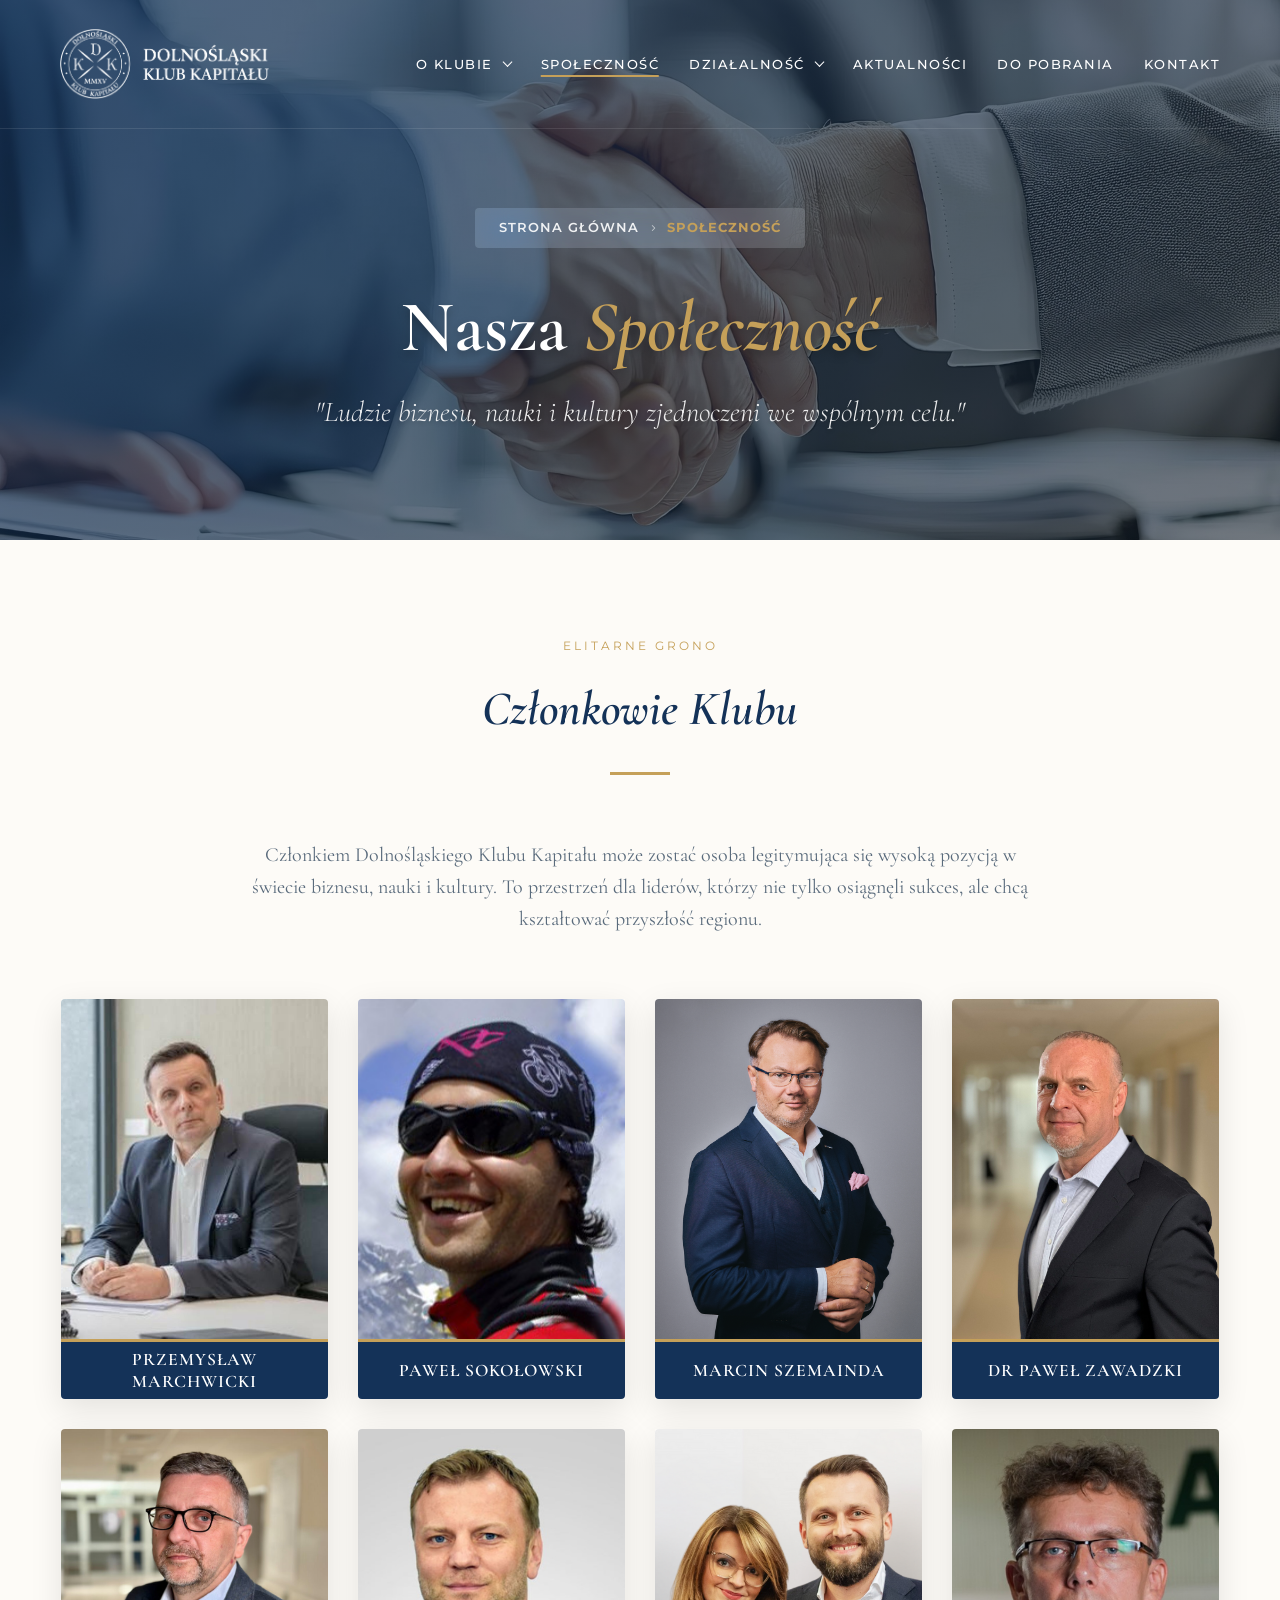
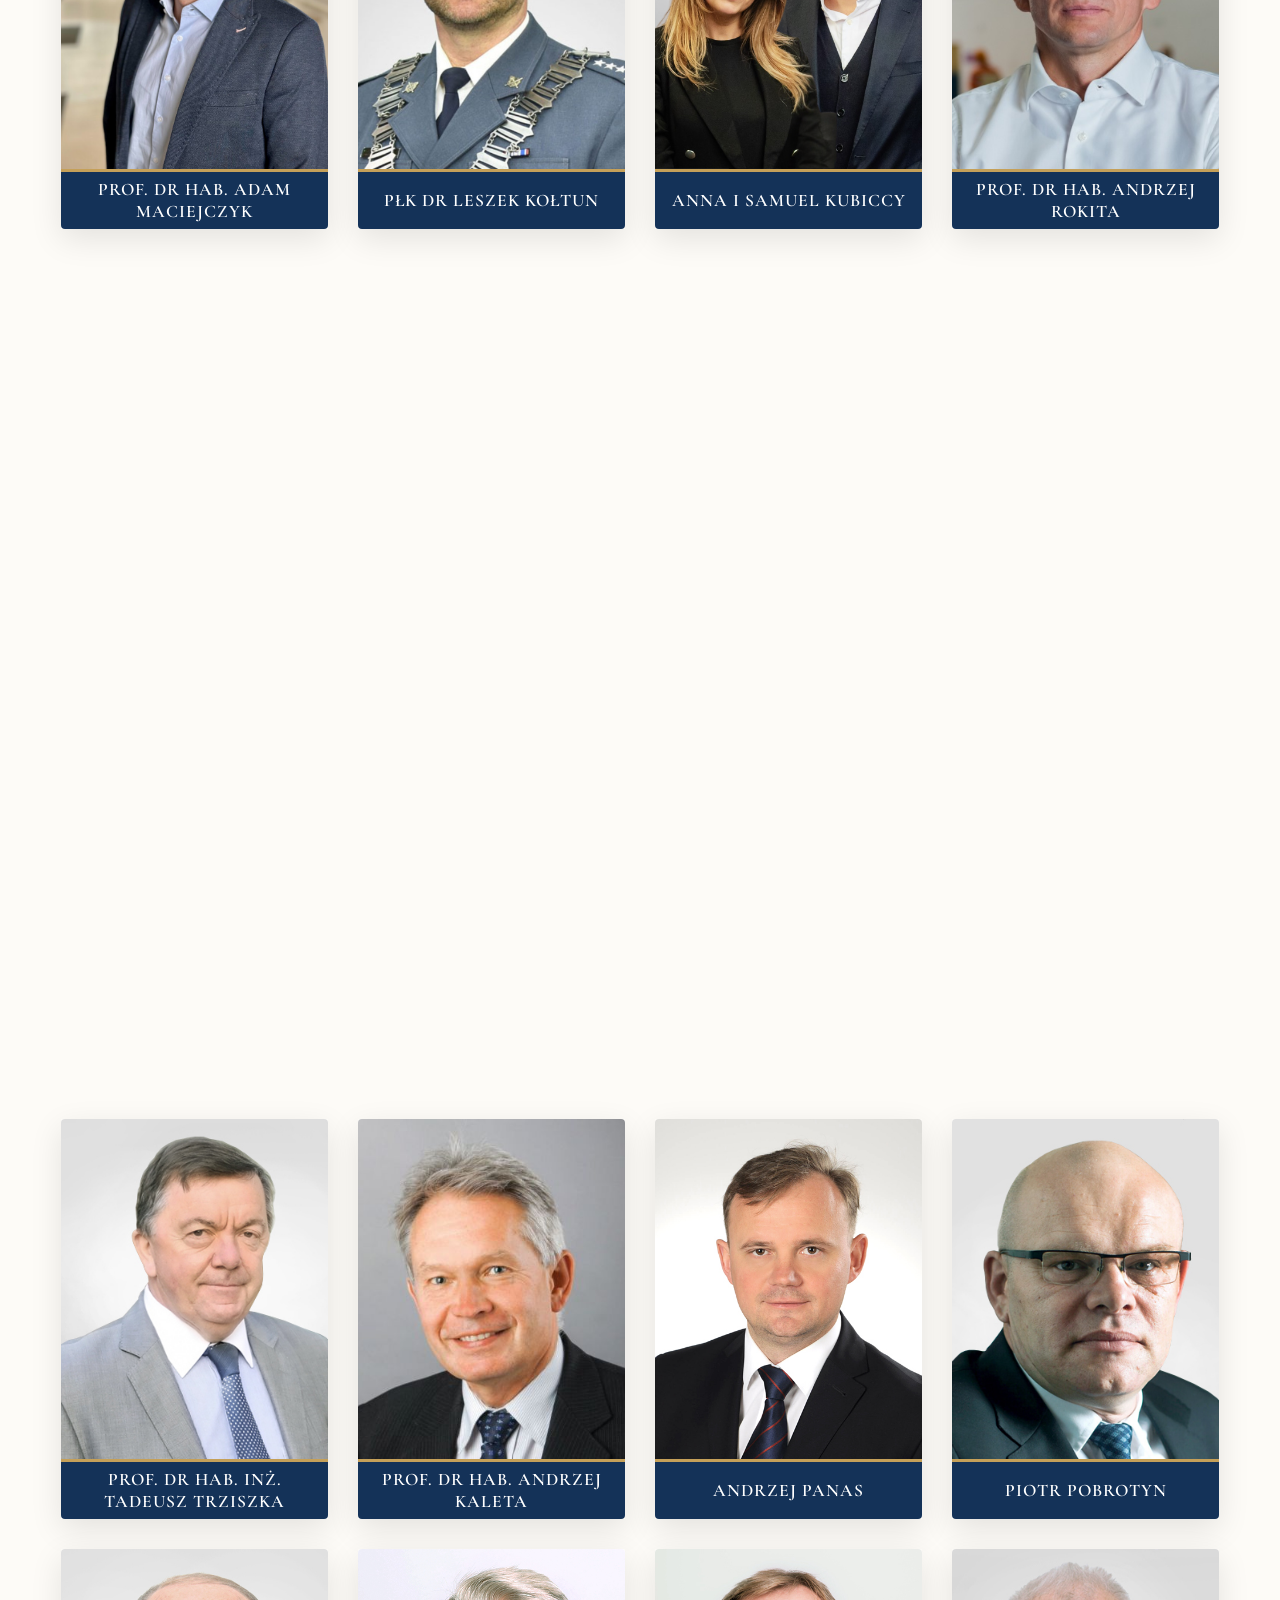
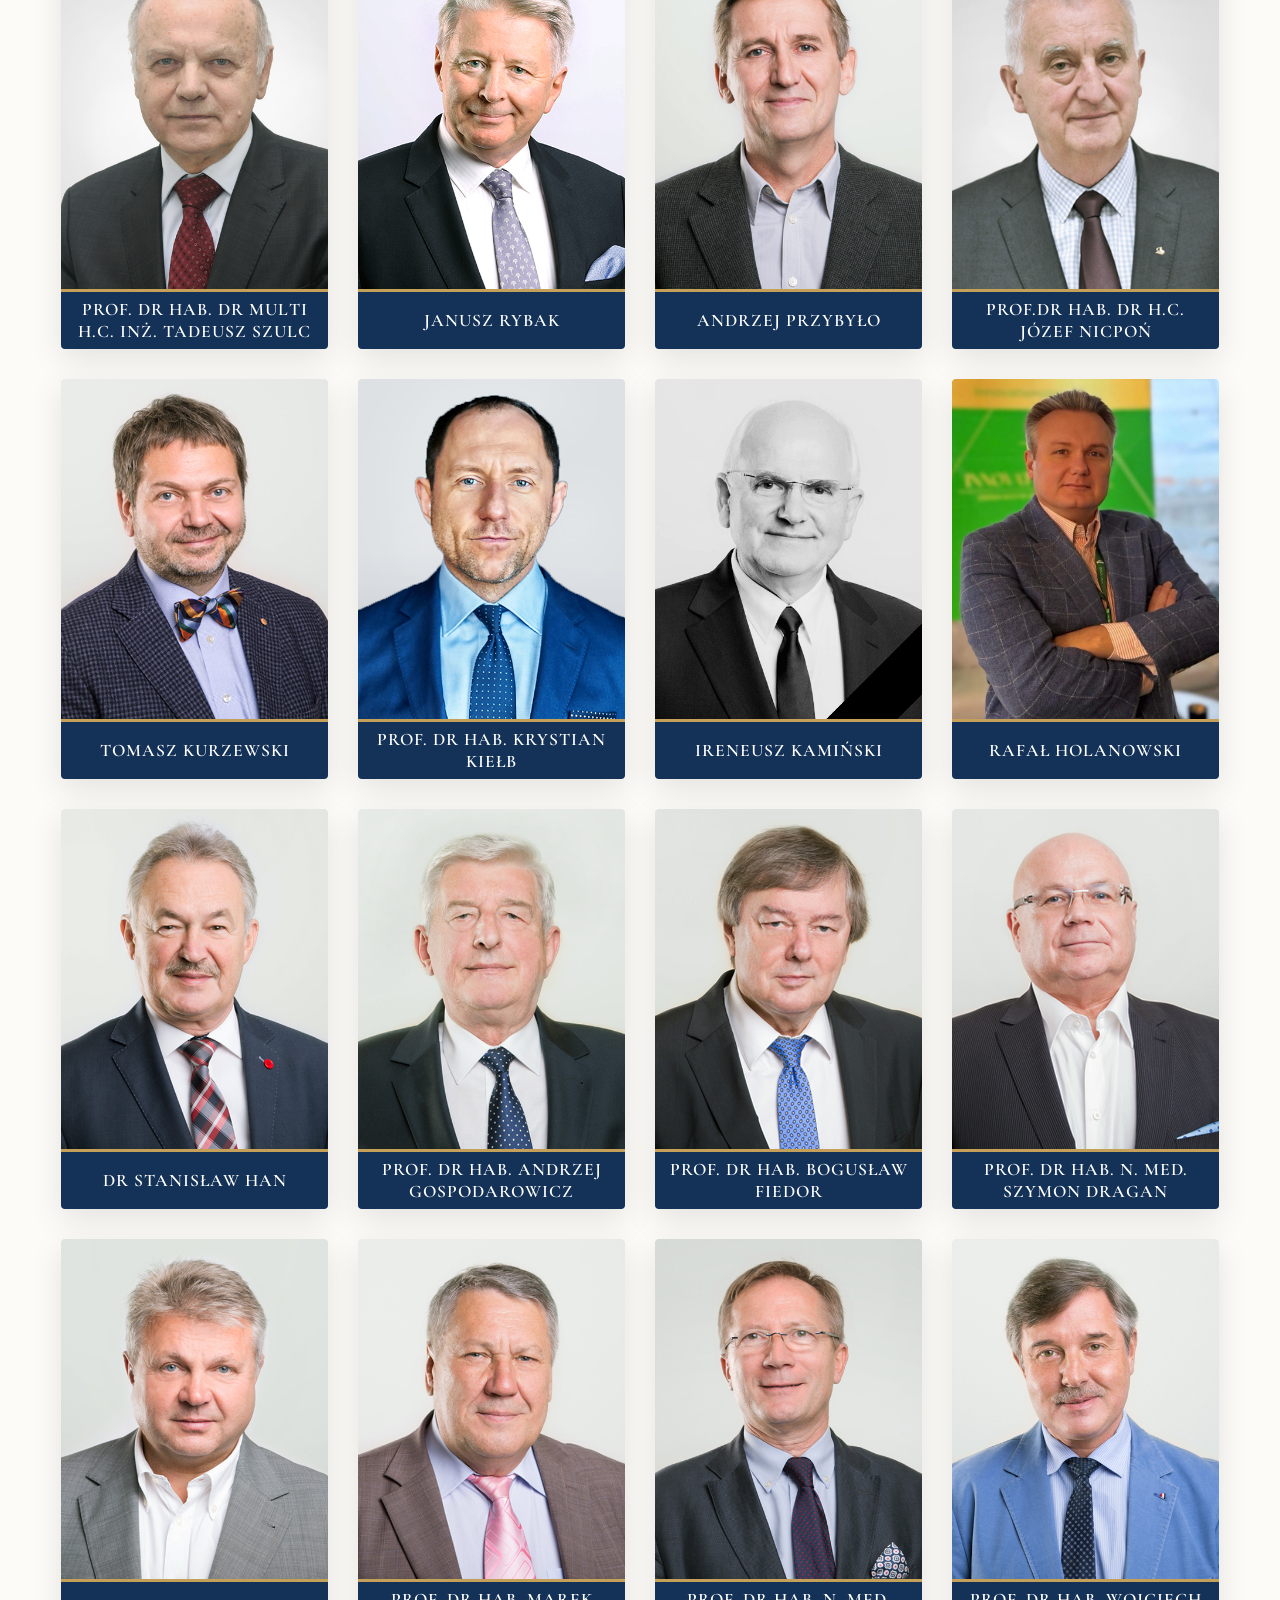
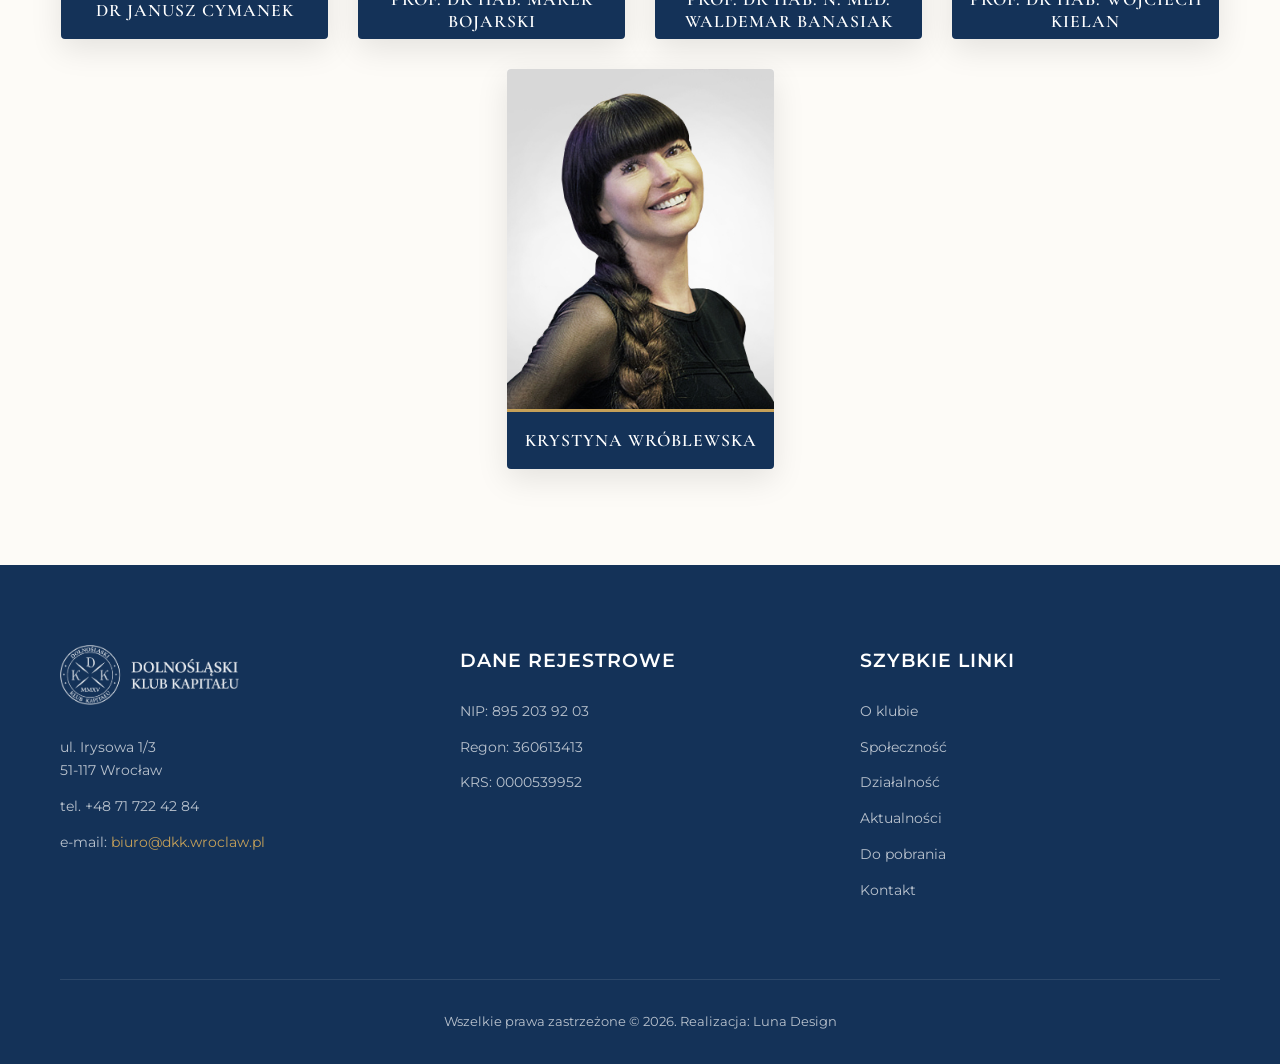
<file: spolecznosc.html>
<!DOCTYPE html>
<html lang="pl">

<head>
	<meta charset="UTF-8">
	<meta name="viewport" content="width=device-width, initial-scale=1.0">
	<title>Społeczność - Dolnośląski Klub Kapitału</title>
	<link rel="preconnect" href="https://fonts.googleapis.com">
	<link rel="preconnect" href="https://fonts.gstatic.com" crossorigin>
	<link
		href="https://fonts.googleapis.com/css2?family=Cormorant+Garamond:ital,wght@0,300;0,400;0,500;0,600;0,700;1,400;1,600&family=Montserrat:wght@300;400;500;600&family=Playfair+Display:wght@400;600;700&display=swap"
		rel="stylesheet">
	<link rel="stylesheet" href="https://cdnjs.cloudflare.com/ajax/libs/font-awesome/6.5.1/css/all.min.css">
	<link rel="stylesheet" href="style.css">
</head>

<body class="community-page">

	<!-- Header (Transparent) -->
	<header class="main-header">
		<div class="container header-container">
			<div class="logo">
				<a href="index.html">
					<img src="logo.png" alt="Dolnośląski Klub Kapitału" class="logo-white">
					<img src="logo.png" alt="Dolnośląski Klub Kapitału" class="logo-dark">
				</a>
			</div>
			<button class="mobile-menu-toggle" aria-label="Otwórz menu">
				<span></span><span></span><span></span>
			</button>
			<nav class="main-nav">
				<ul class="menu-list">
					<li class="has-dropdown">
						<a href="o-klubie.html">O Klubie</a>
						<ul class="dropdown">
							<li><a href="o-klubie.html#jak-to-sie-zaczelo">Nasza misja</a></li>
							<li><a href="o-klubie.html#misja-i-cele">Wartości</a></li>
							<li><a href="o-klubie.html#elitarne-grono">Dla kogo?</a></li>
							<li><a href="o-klubie.html#zarzad">Władze Klubu</a></li>
							<li><a href="o-klubie.html#historia-timeline">Historia</a></li>
						</ul>
					</li>
					<li><a href="spolecznosc.html" class="active">Społeczność</a></li>
					<li class="has-dropdown">
						<a href="dzialalnosc.html">Działalność</a>
						<ul class="dropdown">
							<li><a href="dzialalnosc.html#filary">Filary Działalności</a></li>
							<li><a href="dzialalnosc.html#nauka">Uczelnie Partnerskie</a></li>
							<li><a href="dzialalnosc.html#mlode-talenty">Młode Talenty</a></li>
							<li><a href="dzialalnosc.html#galeria">Galeria</a></li>
						</ul>
					</li>
					<li><a href="aktualnosci.html">Aktualności</a></li>
					<li><a href="do-pobrania.html">Do pobrania</a></li>
					<li><a href="kontakt.html">Kontakt</a></li>
				</ul>
			</nav>
		</div>
	</header>

	<!-- HERO SECTION (Copied from O Klubie) -->
	<section class="hero-page">
		<div class="hero-page-bg"></div>
		<div class="hero-page-overlay"></div>
		
		<div class="hero-page-content container">
			<!-- Glassmorphism Breadcrumbs -->
			<div class="glass-breadcrumbs reveal-up">
				<a href="index.html">Strona Główna</a>
				<span class="separator"><i class="fa-solid fa-chevron-right" style="font-size: 0.6em;"></i></span>
				<span class="current">Społeczność</span>
			</div>

			<h1 class="hero-page-title reveal-up delay-1">
				Nasza <span class="highlight">Społeczność</span>
			</h1>
			
			<p class="hero-page-subtitle reveal-up delay-2">
				"Ludzie biznesu, nauki i kultury zjednoczeni we wspólnym celu."
			</p>
		</div>
	</section>

	<!-- Members Section (Copied from Index) -->
	<section id="czlonkowie" class="section members-section">
		<div class="container">
			<div class="section-header text-center">
				<span class="suptitle">Elitarne Grono</span>
				<h2 class="section-title">Członkowie Klubu</h2>
				<div class="divider"></div>
			</div>

			<div class="text-center max-800 mb-large">
				<p>
					Członkiem Dolnośląskiego Klubu Kapitału może zostać osoba legitymująca się wysoką pozycją w świecie
					biznesu, nauki i kultury. To przestrzeń dla liderów, którzy nie tylko osiągnęli sukces, ale chcą kształtować
					przyszłość regionu.
				</p>
			</div>

			<!-- Art Gallery Members Grid -->
			<div class="members-gallery-grid">

				<!-- Member: Przemysław Marchwicki -->
				
				<div class="member-gallery-card flip-container" onclick="this.classList.toggle('flipped')">
					<div class="flip-inner">
						
						<div class="flip-front">
							<div class="gallery-image-wrapper">
								<img src="images/downloaded/Marchwicki.jpg" alt="Przemysław Marchwicki" loading="lazy">
								<div class="gallery-frame"></div>
							</div>
							<div class="gallery-info-front">
								<h3>Przemysław Marchwicki</h3>
							</div>
						</div>

						<div class="flip-back">
							<div class="gallery-info-back">
								<h3 class="back-name">Przemysław Marchwicki</h3>
								<div class="separator-gold"></div>
								<p class="role">Członek Wspierający – Dyrektor Zachodniego Makroregionu Korporacyjnego PKO Bank Polski SA</p>
							</div>
						</div>

					</div>
				</div>

				<!-- Member: Paweł Sokołowski -->
				
				<div class="member-gallery-card flip-container" onclick="this.classList.toggle('flipped')">
					<div class="flip-inner">
						
						<div class="flip-front">
							<div class="gallery-image-wrapper">
								<img src="images/downloaded/Sokołowski.jpg" alt="Paweł Sokołowski" loading="lazy">
								<div class="gallery-frame"></div>
							</div>
							<div class="gallery-info-front">
								<h3>Paweł Sokołowski</h3>
							</div>
						</div>

						<div class="flip-back">
							<div class="gallery-info-back">
								<h3 class="back-name">Paweł Sokołowski</h3>
								<div class="separator-gold"></div>
								<p class="role">Prezes FEZ Sp. z o.o. / 4CHALLENGE</p>
							</div>
						</div>

					</div>
				</div>

				<!-- Member: Marcin Szemainda -->
				
				<div class="member-gallery-card flip-container" onclick="this.classList.toggle('flipped')">
					<div class="flip-inner">
						
						<div class="flip-front">
							<div class="gallery-image-wrapper">
								<img src="images/downloaded/Szemainda.jpg" alt="Marcin Szemainda" loading="lazy">
								<div class="gallery-frame"></div>
							</div>
							<div class="gallery-info-front">
								<h3>Marcin Szemainda</h3>
							</div>
						</div>

						<div class="flip-back">
							<div class="gallery-info-back">
								<h3 class="back-name">Marcin Szemainda</h3>
								<div class="separator-gold"></div>
								<p class="role">Prezes Zarządu PB BAUMAR Sp. z o.o. Sp. K.</p>
							</div>
						</div>

					</div>
				</div>

				<!-- Member: Dr Paweł Zawadzki -->
				
				<div class="member-gallery-card flip-container" onclick="this.classList.toggle('flipped')">
					<div class="flip-inner">
						
						<div class="flip-front">
							<div class="gallery-image-wrapper">
								<img src="images/downloaded/PawelZawadzki.jpg" alt="Dr Paweł Zawadzki" loading="lazy">
								<div class="gallery-frame"></div>
							</div>
							<div class="gallery-info-front">
								<h3>Dr Paweł Zawadzki</h3>
							</div>
						</div>

						<div class="flip-back">
							<div class="gallery-info-back">
								<h3 class="back-name">Dr Paweł Zawadzki</h3>
								<div class="separator-gold"></div>
								<p class="role">Zastępca dyrektora ds. rozwoju Dolnośląskiego Centrum Onkologii, Pulmonologii i Hematologii we Wrocławiu</p>
							</div>
						</div>

					</div>
				</div>

				<!-- Member: Prof. dr hab. Adam Maciejczyk -->
				
				<div class="member-gallery-card flip-container" onclick="this.classList.toggle('flipped')">
					<div class="flip-inner">
						
						<div class="flip-front">
							<div class="gallery-image-wrapper">
								<img src="images/downloaded/Adam-Maciejczyk.jpg" alt="Prof. dr hab. Adam Maciejczyk" loading="lazy">
								<div class="gallery-frame"></div>
							</div>
							<div class="gallery-info-front">
								<h3>Prof. dr hab. Adam Maciejczyk</h3>
							</div>
						</div>

						<div class="flip-back">
							<div class="gallery-info-back">
								<h3 class="back-name">Prof. dr hab. Adam Maciejczyk</h3>
								<div class="separator-gold"></div>
								<p class="role">Dyrektor Dolnośląskiego Centrum Onkologii, Pulmonologii i Hematologii we Wrocławiu</p>
							</div>
						</div>

					</div>
				</div>

				<!-- Member: Płk dr Leszek Kołtun -->
				
				<div class="member-gallery-card flip-container" onclick="this.classList.toggle('flipped')">
					<div class="flip-inner">
						
						<div class="flip-front">
							<div class="gallery-image-wrapper">
								<img src="images/downloaded/LeszekKołtun.png" alt="Płk dr Leszek Kołtun" loading="lazy">
								<div class="gallery-frame"></div>
							</div>
							<div class="gallery-info-front">
								<h3>Płk dr Leszek Kołtun</h3>
							</div>
						</div>

						<div class="flip-back">
							<div class="gallery-info-back">
								<h3 class="back-name">Płk dr Leszek Kołtun</h3>
								<div class="separator-gold"></div>
								<p class="role">Prorektor Szkoły Wyższej Wymiaru Sprawiedliwości w Warszawie. Właściciel Kołtun Camp & Training.</p>
							</div>
						</div>

					</div>
				</div>

				<!-- Member: Anna i Samuel Kubiccy -->
				
				<div class="member-gallery-card flip-container" onclick="this.classList.toggle('flipped')">
					<div class="flip-inner">
						
						<div class="flip-front">
							<div class="gallery-image-wrapper">
								<img src="images/downloaded/AnnaSamuelKubiccy.png" alt="Anna i Samuel Kubiccy" loading="lazy">
								<div class="gallery-frame"></div>
							</div>
							<div class="gallery-info-front">
								<h3>Anna i Samuel Kubiccy</h3>
							</div>
						</div>

						<div class="flip-back">
							<div class="gallery-info-back">
								<h3 class="back-name">Anna i Samuel Kubiccy</h3>
								<div class="separator-gold"></div>
								<p class="role">Toyota & Lexus Wrocław.</p>
							</div>
						</div>

					</div>
				</div>

				<!-- Member: Prof. dr hab. Andrzej Rokita -->
				
				<div class="member-gallery-card flip-container" onclick="this.classList.toggle('flipped')">
					<div class="flip-inner">
						
						<div class="flip-front">
							<div class="gallery-image-wrapper">
								<img src="images/downloaded/AndrzejRokita.png" alt="Prof. dr hab. Andrzej Rokita" loading="lazy">
								<div class="gallery-frame"></div>
							</div>
							<div class="gallery-info-front">
								<h3>Prof. dr hab. Andrzej Rokita</h3>
							</div>
						</div>

						<div class="flip-back">
							<div class="gallery-info-back">
								<h3 class="back-name">Prof. dr hab. Andrzej Rokita</h3>
								<div class="separator-gold"></div>
								<p class="role">Były Rektor Akademii Wychowania Fizycznego we Wrocławiu.</p>
							</div>
						</div>

					</div>
				</div>

				<!-- Member: Prof. dr hab. inż. Arkadiusz Wójs -->
				
				<div class="member-gallery-card flip-container" onclick="this.classList.toggle('flipped')">
					<div class="flip-inner">
						
						<div class="flip-front">
							<div class="gallery-image-wrapper">
								<img src="images/downloaded/AndrzejsWojs.png" alt="Prof. dr hab. inż. Arkadiusz Wójs" loading="lazy">
								<div class="gallery-frame"></div>
							</div>
							<div class="gallery-info-front">
								<h3>Prof. dr hab. inż. Arkadiusz Wójs</h3>
							</div>
						</div>

						<div class="flip-back">
							<div class="gallery-info-back">
								<h3 class="back-name">Prof. dr hab. inż. Arkadiusz Wójs</h3>
								<div class="separator-gold"></div>
								<p class="role">Rektor Politechniki Wrocławskiej.</p>
							</div>
						</div>

					</div>
				</div>

				<!-- Member: Prof. dr hab. inż. Jarosław Bosy -->
				
				<div class="member-gallery-card flip-container" onclick="this.classList.toggle('flipped')">
					<div class="flip-inner">
						
						<div class="flip-front">
							<div class="gallery-image-wrapper">
								<img src="images/downloaded/Bosy.png" alt="Prof. dr hab. inż. Jarosław Bosy" loading="lazy">
								<div class="gallery-frame"></div>
							</div>
							<div class="gallery-info-front">
								<h3>Prof. dr hab. inż. Jarosław Bosy</h3>
							</div>
						</div>

						<div class="flip-back">
							<div class="gallery-info-back">
								<h3 class="back-name">Prof. dr hab. inż. Jarosław Bosy</h3>
								<div class="separator-gold"></div>
								<p class="role">Były Rektor Uniwersytetu Przyrodniczego we Wrocławiu.</p>
							</div>
						</div>

					</div>
				</div>

				<!-- Member: Prof. dr hab. Andrzej Gaweł -->
				
				<div class="member-gallery-card flip-container" onclick="this.classList.toggle('flipped')">
					<div class="flip-inner">
						
						<div class="flip-front">
							<div class="gallery-image-wrapper">
								<img src="images/downloaded/AndrzejGaweł.png" alt="Prof. dr hab. Andrzej Gaweł" loading="lazy">
								<div class="gallery-frame"></div>
							</div>
							<div class="gallery-info-front">
								<h3>Prof. dr hab. Andrzej Gaweł</h3>
							</div>
						</div>

						<div class="flip-back">
							<div class="gallery-info-back">
								<h3 class="back-name">Prof. dr hab. Andrzej Gaweł</h3>
								<div class="separator-gold"></div>
								<p class="role">Profesor Uniwersytetu Przyrodniczego</p>
							</div>
						</div>

					</div>
				</div>

				<!-- Member: Tadeusz Badura -->
				
				<div class="member-gallery-card flip-container" onclick="this.classList.toggle('flipped')">
					<div class="flip-inner">
						
						<div class="flip-front">
							<div class="gallery-image-wrapper">
								<img src="images/downloaded/Tadeusz_Badura.jpg" alt="Tadeusz Badura" loading="lazy">
								<div class="gallery-frame"></div>
							</div>
							<div class="gallery-info-front">
								<h3>Tadeusz Badura</h3>
							</div>
						</div>

						<div class="flip-back">
							<div class="gallery-info-back">
								<h3 class="back-name">Tadeusz Badura</h3>
								<div class="separator-gold"></div>
								<p class="role">Prezes Zarządu ZUPBADURA Sp. z o.o.</p>
							</div>
						</div>

					</div>
				</div>

				<!-- Member: Marek Aksamski -->
				
				<div class="member-gallery-card flip-container" onclick="this.classList.toggle('flipped')">
					<div class="flip-inner">
						
						<div class="flip-front">
							<div class="gallery-image-wrapper">
								<img src="images/downloaded/Marek_Aksamski.jpg" alt="Marek Aksamski" loading="lazy">
								<div class="gallery-frame"></div>
							</div>
							<div class="gallery-info-front">
								<h3>Marek Aksamski</h3>
							</div>
						</div>

						<div class="flip-back">
							<div class="gallery-info-back">
								<h3 class="back-name">Marek Aksamski</h3>
								<div class="separator-gold"></div>
								<p class="role">Właściciel AMI Spółka z ograniczoną odpowiedzialnością sp.k.</p>
							</div>
						</div>

					</div>
				</div>

				<!-- Member: Gen. bryg. prof. dr hab. Mariusz Wiatr -->
				
				<div class="member-gallery-card flip-container" onclick="this.classList.toggle('flipped')">
					<div class="flip-inner">
						
						<div class="flip-front">
							<div class="gallery-image-wrapper">
								<img src="images/downloaded/Mariusz-Wiatr-1.jpg" alt="Gen. bryg. prof. dr hab. Mariusz Wiatr" loading="lazy">
								<div class="gallery-frame"></div>
							</div>
							<div class="gallery-info-front">
								<h3>Gen. bryg. prof. dr hab. Mariusz Wiatr</h3>
							</div>
						</div>

						<div class="flip-back">
							<div class="gallery-info-back">
								<h3 class="back-name">Gen. bryg. prof. dr hab. Mariusz Wiatr</h3>
								<div class="separator-gold"></div>
								<p class="role">były Rektor Komendant Wyższej Szkoły Oficerskiej Wojsk Lądowych</p>
							</div>
						</div>

					</div>
				</div>

				<!-- Member: Tomasz Pachura -->
				
				<div class="member-gallery-card flip-container" onclick="this.classList.toggle('flipped')">
					<div class="flip-inner">
						
						<div class="flip-front">
							<div class="gallery-image-wrapper">
								<img src="images/downloaded/Tomasz_Pachura.jpg" alt="Tomasz Pachura" loading="lazy">
								<div class="gallery-frame"></div>
							</div>
							<div class="gallery-info-front">
								<h3>Tomasz Pachura</h3>
							</div>
						</div>

						<div class="flip-back">
							<div class="gallery-info-back">
								<h3 class="back-name">Tomasz Pachura</h3>
								<div class="separator-gold"></div>
								<p class="role">Wiceprezes Pneumat System Sp. z o.o.</p>
							</div>
						</div>

					</div>
				</div>

				<!-- Member: Prof. dr hab. inż. Cezary Madryas -->
				
				<div class="member-gallery-card flip-container" onclick="this.classList.toggle('flipped')">
					<div class="flip-inner">
						
						<div class="flip-front">
							<div class="gallery-image-wrapper">
								<img src="images/downloaded/Prof-Cezary-Madryas-1.jpg" alt="Prof. dr hab. inż. Cezary Madryas" loading="lazy">
								<div class="gallery-frame"></div>
							</div>
							<div class="gallery-info-front">
								<h3>Prof. dr hab. inż. Cezary Madryas</h3>
							</div>
						</div>

						<div class="flip-back">
							<div class="gallery-info-back">
								<h3 class="back-name">Prof. dr hab. inż. Cezary Madryas</h3>
								<div class="separator-gold"></div>
								<p class="role">Były Rektor Politechniki Wrocławskiej</p>
							</div>
						</div>

					</div>
				</div>

				<!-- Member: Prof. dr hab. inż. Tadeusz Trziszka -->
				
				<div class="member-gallery-card flip-container" onclick="this.classList.toggle('flipped')">
					<div class="flip-inner">
						
						<div class="flip-front">
							<div class="gallery-image-wrapper">
								<img src="images/downloaded/Tadeusz_Trziszka.jpg" alt="Prof. dr hab. inż. Tadeusz Trziszka" loading="lazy">
								<div class="gallery-frame"></div>
							</div>
							<div class="gallery-info-front">
								<h3>Prof. dr hab. inż. Tadeusz Trziszka</h3>
							</div>
						</div>

						<div class="flip-back">
							<div class="gallery-info-back">
								<h3 class="back-name">Prof. dr hab. inż. Tadeusz Trziszka</h3>
								<div class="separator-gold"></div>
								<p class="role">Były Rektor Uniwersytetu Przyrodniczego we Wrocławiu</p>
							</div>
						</div>

					</div>
				</div>

				<!-- Member: Prof. dr hab. Andrzej Kaleta -->
				
				<div class="member-gallery-card flip-container" onclick="this.classList.toggle('flipped')">
					<div class="flip-inner">
						
						<div class="flip-front">
							<div class="gallery-image-wrapper">
								<img src="images/downloaded/Andrzej-Kaleta.jpg" alt="Prof. dr hab. Andrzej Kaleta" loading="lazy">
								<div class="gallery-frame"></div>
							</div>
							<div class="gallery-info-front">
								<h3>Prof. dr hab. Andrzej Kaleta</h3>
							</div>
						</div>

						<div class="flip-back">
							<div class="gallery-info-back">
								<h3 class="back-name">Prof. dr hab. Andrzej Kaleta</h3>
								<div class="separator-gold"></div>
								<p class="role">Rektor Uniwersytetu Ekonomicznego we Wrocławiu.</p>
							</div>
						</div>

					</div>
				</div>

				<!-- Member: Andrzej Panas -->
				
				<div class="member-gallery-card flip-container" onclick="this.classList.toggle('flipped')">
					<div class="flip-inner">
						
						<div class="flip-front">
							<div class="gallery-image-wrapper">
								<img src="images/downloaded/Andrzej-Panas.jpg" alt="Andrzej Panas" loading="lazy">
								<div class="gallery-frame"></div>
							</div>
							<div class="gallery-info-front">
								<h3>Andrzej Panas</h3>
							</div>
						</div>

						<div class="flip-back">
							<div class="gallery-info-back">
								<h3 class="back-name">Andrzej Panas</h3>
								<div class="separator-gold"></div>
								<p class="role">Właściciel firmy PANAS SCHODY, Prezes Stowarzyszenia Przedsiębiorców i Kupców Świdnickich.</p>
							</div>
						</div>

					</div>
				</div>

				<!-- Member: Piotr Pobrotyn -->
				
				<div class="member-gallery-card flip-container" onclick="this.classList.toggle('flipped')">
					<div class="flip-inner">
						
						<div class="flip-front">
							<div class="gallery-image-wrapper">
								<img src="images/downloaded/Piotr_Pobrotyn.jpg" alt="Piotr Pobrotyn" loading="lazy">
								<div class="gallery-frame"></div>
							</div>
							<div class="gallery-info-front">
								<h3>Piotr Pobrotyn</h3>
							</div>
						</div>

						<div class="flip-back">
							<div class="gallery-info-back">
								<h3 class="back-name">Piotr Pobrotyn</h3>
								<div class="separator-gold"></div>
								<p class="role">Dyrektor Uniwersyteckiego Szpitala Klinicznego we Wrocławiu.</p>
							</div>
						</div>

					</div>
				</div>

				<!-- Member: Prof. dr hab. dr multi h.c. inż. Tadeusz Szulc -->
				
				<div class="member-gallery-card flip-container" onclick="this.classList.toggle('flipped')">
					<div class="flip-inner">
						
						<div class="flip-front">
							<div class="gallery-image-wrapper">
								<img src="images/downloaded/Tadeusz_Szulc.jpg" alt="Prof. dr hab. dr multi h.c. inż. Tadeusz Szulc" loading="lazy">
								<div class="gallery-frame"></div>
							</div>
							<div class="gallery-info-front">
								<h3>Prof. dr hab. dr multi h.c. inż. Tadeusz Szulc</h3>
							</div>
						</div>

						<div class="flip-back">
							<div class="gallery-info-back">
								<h3 class="back-name">Prof. dr hab. dr multi h.c. inż. Tadeusz Szulc</h3>
								<div class="separator-gold"></div>
								<p class="role">Profesor Uniwersytetu Przyrodniczego we Wrocławiu. Wiceminister w Ministerstwie Edukacji Narodowej w latach: 2003-2005.</p>
							</div>
						</div>

					</div>
				</div>

				<!-- Member: Janusz Rybak -->
				
				<div class="member-gallery-card flip-container" onclick="this.classList.toggle('flipped')">
					<div class="flip-inner">
						
						<div class="flip-front">
							<div class="gallery-image-wrapper">
								<img src="images/downloaded/Janusz-Rybak-dkk.jpg" alt="Janusz Rybak" loading="lazy">
								<div class="gallery-frame"></div>
							</div>
							<div class="gallery-info-front">
								<h3>Janusz Rybak</h3>
							</div>
						</div>

						<div class="flip-back">
							<div class="gallery-info-back">
								<h3 class="back-name">Janusz Rybak</h3>
								<div class="separator-gold"></div>
								<p class="role">Prezes Zarządu SpaceOne Sp. z o.o.</p>
							</div>
						</div>

					</div>
				</div>

				<!-- Member: Andrzej Przybyło -->
				
				<div class="member-gallery-card flip-container" onclick="this.classList.toggle('flipped')">
					<div class="flip-inner">
						
						<div class="flip-front">
							<div class="gallery-image-wrapper">
								<img src="images/downloaded/Andrzej-Przybylo-dkk.jpg" alt="Andrzej Przybyło" loading="lazy">
								<div class="gallery-frame"></div>
							</div>
							<div class="gallery-info-front">
								<h3>Andrzej Przybyło</h3>
							</div>
						</div>

						<div class="flip-back">
							<div class="gallery-info-back">
								<h3 class="back-name">Andrzej Przybyło</h3>
								<div class="separator-gold"></div>
								<p class="role">Prezes Zarządu AB S.A.</p>
							</div>
						</div>

					</div>
				</div>

				<!-- Member: Prof.dr hab. dr h.c. Józef Nicpoń -->
				
				<div class="member-gallery-card flip-container" onclick="this.classList.toggle('flipped')">
					<div class="flip-inner">
						
						<div class="flip-front">
							<div class="gallery-image-wrapper">
								<img src="images/downloaded/Jozef_Nicpon.jpg" alt="Prof.dr hab. dr h.c. Józef Nicpoń" loading="lazy">
								<div class="gallery-frame"></div>
							</div>
							<div class="gallery-info-front">
								<h3>Prof.dr hab. dr h.c. Józef Nicpoń</h3>
							</div>
						</div>

						<div class="flip-back">
							<div class="gallery-info-back">
								<h3 class="back-name">Prof.dr hab. dr h.c. Józef Nicpoń</h3>
								<div class="separator-gold"></div>
								<p class="role">Profesor Uniwersytetu Przyrodniczego we Wrocławiu</p>
							</div>
						</div>

					</div>
				</div>

				<!-- Member: Tomasz Kurzewski -->
				
				<div class="member-gallery-card flip-container" onclick="this.classList.toggle('flipped')">
					<div class="flip-inner">
						
						<div class="flip-front">
							<div class="gallery-image-wrapper">
								<img src="images/downloaded/Tomasz-Kurzewski-dkk.jpg" alt="Tomasz Kurzewski" loading="lazy">
								<div class="gallery-frame"></div>
							</div>
							<div class="gallery-info-front">
								<h3>Tomasz Kurzewski</h3>
							</div>
						</div>

						<div class="flip-back">
							<div class="gallery-info-back">
								<h3 class="back-name">Tomasz Kurzewski</h3>
								<div class="separator-gold"></div>
								<p class="role">Współwłaściciel ATM Grupa S.A.</p>
							</div>
						</div>

					</div>
				</div>

				<!-- Member: Prof. dr hab. Krystian Kiełb -->
				
				<div class="member-gallery-card flip-container" onclick="this.classList.toggle('flipped')">
					<div class="flip-inner">
						
						<div class="flip-front">
							<div class="gallery-image-wrapper">
								<img src="images/downloaded/Krystian-Kielb-dkk.jpg" alt="Prof. dr hab. Krystian Kiełb" loading="lazy">
								<div class="gallery-frame"></div>
							</div>
							<div class="gallery-info-front">
								<h3>Prof. dr hab. Krystian Kiełb</h3>
							</div>
						</div>

						<div class="flip-back">
							<div class="gallery-info-back">
								<h3 class="back-name">Prof. dr hab. Krystian Kiełb</h3>
								<div class="separator-gold"></div>
								<p class="role">Rektor Akademii Muzycznej we Wrocławiu w latach 2008-2016 oraz od roku 2020. Przewodniczący Ogólnopolskiej Konferencji Rektorów Uczelni Artystycznych. Przewodniczący Kolegium Rektorów Uczelni Wrocławia i Opola.</p>
							</div>
						</div>

					</div>
				</div>

				<!-- Member: Ireneusz Kamiński -->
				
				<div class="member-gallery-card flip-container" onclick="this.classList.toggle('flipped')">
					<div class="flip-inner">
						
						<div class="flip-front">
							<div class="gallery-image-wrapper">
								<img src="images/downloaded/Ireneusz-Kamiński-Wstęga-1.jpg" alt="Ireneusz Kamiński" loading="lazy">
								<div class="gallery-frame"></div>
							</div>
							<div class="gallery-info-front">
								<h3>Ireneusz Kamiński</h3>
							</div>
						</div>

						<div class="flip-back">
							<div class="gallery-info-back">
								<h3 class="back-name">Ireneusz Kamiński</h3>
								<div class="separator-gold"></div>
								<p class="role">Właściciel Lexus Wrocław</p>
							</div>
						</div>

					</div>
				</div>

				<!-- Member: Rafał Holanowski -->
				
				<div class="member-gallery-card flip-container" onclick="this.classList.toggle('flipped')">
					<div class="flip-inner">
						
						<div class="flip-front">
							<div class="gallery-image-wrapper">
								<img src="images/downloaded/Holanowski.jpg" alt="Rafał Holanowski" loading="lazy">
								<div class="gallery-frame"></div>
							</div>
							<div class="gallery-info-front">
								<h3>Rafał Holanowski</h3>
							</div>
						</div>

						<div class="flip-back">
							<div class="gallery-info-back">
								<h3 class="back-name">Rafał Holanowski</h3>
								<div class="separator-gold"></div>
								<p class="role">Prezes Zarządu Supra Brokers Sp. z o.o.</p>
							</div>
						</div>

					</div>
				</div>

				<!-- Member: Dr Stanisław Han -->
				
				<div class="member-gallery-card flip-container" onclick="this.classList.toggle('flipped')">
					<div class="flip-inner">
						
						<div class="flip-front">
							<div class="gallery-image-wrapper">
								<img src="images/downloaded/Stanislaw-Han-dkk.jpg" alt="Dr Stanisław Han" loading="lazy">
								<div class="gallery-frame"></div>
							</div>
							<div class="gallery-info-front">
								<h3>Dr Stanisław Han</h3>
							</div>
						</div>

						<div class="flip-back">
							<div class="gallery-info-back">
								<h3 class="back-name">Dr Stanisław Han</h3>
								<div class="separator-gold"></div>
								<p class="role">Prezes Zarządu PPF Hasco-Lek S.A.</p>
							</div>
						</div>

					</div>
				</div>

				<!-- Member: Prof. dr hab. Andrzej Gospodarowicz -->
				
				<div class="member-gallery-card flip-container" onclick="this.classList.toggle('flipped')">
					<div class="flip-inner">
						
						<div class="flip-front">
							<div class="gallery-image-wrapper">
								<img src="images/downloaded/Andrzej-Gospodarowicz-dkk.jpg" alt="Prof. dr hab. Andrzej Gospodarowicz" loading="lazy">
								<div class="gallery-frame"></div>
							</div>
							<div class="gallery-info-front">
								<h3>Prof. dr hab. Andrzej Gospodarowicz</h3>
							</div>
						</div>

						<div class="flip-back">
							<div class="gallery-info-back">
								<h3 class="back-name">Prof. dr hab. Andrzej Gospodarowicz</h3>
								<div class="separator-gold"></div>
								<p class="role">Profesor Uniwersytetu Ekonomicznego. Rektor Uniwersytetu Ekonomicznego w latach: 2012-2016.</p>
							</div>
						</div>

					</div>
				</div>

				<!-- Member: Prof. dr hab. Bogusław Fiedor -->
				
				<div class="member-gallery-card flip-container" onclick="this.classList.toggle('flipped')">
					<div class="flip-inner">
						
						<div class="flip-front">
							<div class="gallery-image-wrapper">
								<img src="images/downloaded/Boguslaw-Fiedor-dkk.jpg" alt="Prof. dr hab. Bogusław Fiedor" loading="lazy">
								<div class="gallery-frame"></div>
							</div>
							<div class="gallery-info-front">
								<h3>Prof. dr hab. Bogusław Fiedor</h3>
							</div>
						</div>

						<div class="flip-back">
							<div class="gallery-info-back">
								<h3 class="back-name">Prof. dr hab. Bogusław Fiedor</h3>
								<div class="separator-gold"></div>
								<p class="role">Profesor Uniwersytetu Ekonomicznego. Rektor Uniwersytetu Ekonomicznego w latach: 2005-2012</p>
							</div>
						</div>

					</div>
				</div>

				<!-- Member: Prof. dr hab. n. med. Szymon Dragan -->
				
				<div class="member-gallery-card flip-container" onclick="this.classList.toggle('flipped')">
					<div class="flip-inner">
						
						<div class="flip-front">
							<div class="gallery-image-wrapper">
								<img src="images/downloaded/Szymon-Dragan-dkk.jpg" alt="Prof. dr hab. n. med. Szymon Dragan" loading="lazy">
								<div class="gallery-frame"></div>
							</div>
							<div class="gallery-info-front">
								<h3>Prof. dr hab. n. med. Szymon Dragan</h3>
							</div>
						</div>

						<div class="flip-back">
							<div class="gallery-info-back">
								<h3 class="back-name">Prof. dr hab. n. med. Szymon Dragan</h3>
								<div class="separator-gold"></div>
								<p class="role">Kierownik/Ordynator Kliniki Ortopedii i Traumatologii Narządu Ruchu Uniwersyteckiego Szpitala Klinicznego we Wrocławiu</p>
							</div>
						</div>

					</div>
				</div>

				<!-- Member: Dr Janusz Cymanek -->
				
				<div class="member-gallery-card flip-container" onclick="this.classList.toggle('flipped')">
					<div class="flip-inner">
						
						<div class="flip-front">
							<div class="gallery-image-wrapper">
								<img src="images/downloaded/Janusz-Cymanek-dkk.jpg" alt="Dr Janusz Cymanek" loading="lazy">
								<div class="gallery-frame"></div>
							</div>
							<div class="gallery-info-front">
								<h3>Dr Janusz Cymanek</h3>
							</div>
						</div>

						<div class="flip-back">
							<div class="gallery-info-back">
								<h3 class="back-name">Dr Janusz Cymanek</h3>
								<div class="separator-gold"></div>
								<p class="role">Prezes Zarządu Hubergroup Polska Sp. z o.o</p>
							</div>
						</div>

					</div>
				</div>

				<!-- Member: Prof. dr hab. Marek Bojarski -->
				
				<div class="member-gallery-card flip-container" onclick="this.classList.toggle('flipped')">
					<div class="flip-inner">
						
						<div class="flip-front">
							<div class="gallery-image-wrapper">
								<img src="images/downloaded/Marek-Bojarski-dkk.jpg" alt="Prof. dr hab. Marek Bojarski" loading="lazy">
								<div class="gallery-frame"></div>
							</div>
							<div class="gallery-info-front">
								<h3>Prof. dr hab. Marek Bojarski</h3>
							</div>
						</div>

						<div class="flip-back">
							<div class="gallery-info-back">
								<h3 class="back-name">Prof. dr hab. Marek Bojarski</h3>
								<div class="separator-gold"></div>
								<p class="role">Profesor Uniwersytetu Wrocławskiego. Rektor Uniwersytetu Wrocławskiego w latach: 2008-2012 oraz 2012-2016.</p>
							</div>
						</div>

					</div>
				</div>

				<!-- Member: Prof. dr hab. n. med. Waldemar Banasiak -->
				
				<div class="member-gallery-card flip-container" onclick="this.classList.toggle('flipped')">
					<div class="flip-inner">
						
						<div class="flip-front">
							<div class="gallery-image-wrapper">
								<img src="images/downloaded/Waldemar-Banasiak-dkk.jpg" alt="Prof. dr hab. n. med. Waldemar Banasiak" loading="lazy">
								<div class="gallery-frame"></div>
							</div>
							<div class="gallery-info-front">
								<h3>Prof. dr hab. n. med. Waldemar Banasiak</h3>
							</div>
						</div>

						<div class="flip-back">
							<div class="gallery-info-back">
								<h3 class="back-name">Prof. dr hab. n. med. Waldemar Banasiak</h3>
								<div class="separator-gold"></div>
								<p class="role">Kierownik Ośrodka Chorób Serca Wojskowego Szpitala Klinicznego we Wrocławiu</p>
							</div>
						</div>

					</div>
				</div>

				<!-- Member: Prof. dr hab. Wojciech Kielan -->
				
				<div class="member-gallery-card flip-container" onclick="this.classList.toggle('flipped')">
					<div class="flip-inner">
						
						<div class="flip-front">
							<div class="gallery-image-wrapper">
								<img src="images/downloaded/Wojciech-Kielan-dkk.jpg" alt="Prof. dr hab. Wojciech Kielan" loading="lazy">
								<div class="gallery-frame"></div>
							</div>
							<div class="gallery-info-front">
								<h3>Prof. dr hab. Wojciech Kielan</h3>
							</div>
						</div>

						<div class="flip-back">
							<div class="gallery-info-back">
								<h3 class="back-name">Prof. dr hab. Wojciech Kielan</h3>
								<div class="separator-gold"></div>
								<p class="role">Kierownik/Ordynator Kliniki Chirurgii Ogólnej i Chirurgii Onkologicznej Uniwersyteckiego Szpitala Klinicznego we Wrocławiu</p>
							</div>
						</div>

					</div>
				</div>

				<!-- Member: Krystyna Wróblewska -->
				
				<div class="member-gallery-card flip-container" onclick="this.classList.toggle('flipped')">
					<div class="flip-inner">
						
						<div class="flip-front">
							<div class="gallery-image-wrapper">
								<img src="images/downloaded/Krystyna_Wroblewska.jpg" alt="Krystyna Wróblewska" loading="lazy">
								<div class="gallery-frame"></div>
							</div>
							<div class="gallery-info-front">
								<h3>Krystyna Wróblewska</h3>
							</div>
						</div>

						<div class="flip-back">
							<div class="gallery-info-back">
								<h3 class="back-name">Krystyna Wróblewska</h3>
								<div class="separator-gold"></div>
								<p class="role">Założycielka i Właścicielka Wróblewska Business Event</p>
							</div>
						</div>

					</div>
				</div>
			</div>
		</div>
	</section>
	<!-- Footer -->
	<footer id="stopka" class="main-footer">
		<div class="container">
			<div class="footer-grid">
				<div class="footer-col">
					<img src="logo.png" alt="Dolnośląski Klub Kapitału" class="footer-logo">
					<p>ul. Irysowa 1/3<br>51-117 Wrocław</p>
					<p>tel. +48 71 722 42 84</p>
					<p>e-mail: <a href="mailto:biuro@dkk.wroclaw.pl">biuro@dkk.wroclaw.pl</a></p>
				</div>
				<div class="footer-col">
					<h4>Dane Rejestrowe</h4>
					<p>NIP: 895 203 92 03</p>
					<p>Regon: 360613413</p>
					<p>KRS: 0000539952</p>
				</div>
				<div class="footer-col">
					<h4>Szybkie Linki</h4>
					<ul class="footer-links">
						<li><a href="o-klubie.html">O klubie</a></li>
						<li><a href="spolecznosc.html">Społeczność</a></li>
						<li><a href="dzialalnosc.html">Działalność</a></li>
						<li><a href="aktualnosci.html">Aktualności</a></li>
						<li><a href="do-pobrania.html">Do pobrania</a></li>
						<li><a href="kontakt.html">Kontakt</a></li>
					</ul>
				</div>
			</div>
			<div class="footer-bottom text-center">
				<p>Wszelkie prawa zastrzeżone &copy; <span class="footer-year"></span>. Realizacja: <a href="https://lunadesign.com.pl" target="_blank" style="color: inherit; text-decoration: none;">Luna Design</a></p>
			</div>
		</div>
	</footer>

	<script src="script.js"></script>
</body>
</html>
</file>
<file: style.css>
:root {
	/* Color Palette - Old Money Aesthetic */
	--navy-primary: #143258;
	--navy-dark: #143258; /* Adjusted to be darker version of #143258 */
	--gold-accent: #c5a059;
	--cream-bg: #fdfbf7;
	--white: #ffffff;
	--text-dark: #2c3e50;
	--text-light: #5a6b7c;
	--text-silver: #a0aec0; /* Added missing variable */
	--border-color: #e0e0e0;

	/* Typography */
	--font-heading: 'Cormorant Garamond', serif;
	--font-body: 'Montserrat', sans-serif;

	/* Spacing */
	--spacing-sm: 1rem;
	--spacing-md: 2rem;
	--spacing-lg: 4rem;
	--spacing-xl: 6rem;
}

* {
	margin: 0;
	padding: 0;
	box-sizing: border-box;
}

body {
	font-family: var(--font-body);
	background-color: var(--cream-bg);
	color: var(--text-dark);
	line-height: 1.6;
	font-size: 16px;
}

h1,
h2,
h3,
h4,
h5,
h6 {
	font-family: var(--font-heading);
	color: var(--navy-primary);
	font-weight: 600;
}

a {
	text-decoration: none;
	color: inherit;
	transition: all 0.3s ease;
}

ul {
	list-style: none;
}

.container {
	max-width: 1200px;
	margin: 0 auto;
	padding: 0 20px;
}

.section {
	padding: var(--spacing-xl) 0;
}

/* --- Header & Nav --- */
.main-header {
	background-color: transparent;
	padding: 1.5rem 0;
	position: fixed;
    top: 0;
    width: 100%;
    z-index: 1000;
    transition: all 0.4s ease;
    border-bottom: 1px solid rgba(255, 255, 255, 0.1);
}

@media (max-width: 768px) {
	.main-header {
		border-bottom: none;
	}
}

.main-header.scrolled {
    background-color: #ffffff;
    padding: 0.8rem 0;
    box-shadow: 0 4px 25px rgba(0, 0, 0, 0.1);
    border-bottom: none;
}

.header-container {
    display: flex;
    justify-content: space-between;
    align-items: center;
}

.logo {
    position: relative;
    height: 80px;
    width: auto;
    min-width: 180px;
    display: flex;
    align-items: center;
}

.logo img {
    height: 100%;
    width: auto;
    max-height: 70px;
    position: absolute;
    top: 50%;
    left: 0;
    transform: translateY(-50%);
    transition: opacity 0.3s ease;
}

.logo .logo-dark {
    opacity: 0;
}

.logo .logo-white {
    opacity: 1;
    filter: brightness(0) invert(1);
}

.main-header.scrolled .logo .logo-dark {
    opacity: 1;
}

.main-header.scrolled .logo .logo-white {
    opacity: 0;
}

.main-nav .menu-list {
    display: flex;
    gap: 30px;
}


.main-nav a {
    font-family: var(--font-body);
    font-size: 0.8rem;
    text-transform: uppercase;
    font-weight: 500;
    letter-spacing: 1.5px;
    color: var(--white);
    position: relative;
    padding-bottom: 5px;
}

.main-header.scrolled .main-nav a {
    color: var(--navy-primary);
}


.main-nav a::after {
    content: '';
    position: absolute;
    width: 0;
    height: 2px;
    bottom: 0;
    left: 50%;
    transform: translateX(-50%);
    background-color: var(--gold-accent);
    transition: width 0.3s ease;
}

.main-nav a:hover::after,
.main-nav a.active::after {
    width: 100%;
}

.menu-list li {
    position: relative;
    padding-bottom: 20px;
    margin-bottom: -20px;
}

.dropdown {
    position: absolute;
    top: 100%;
    left: 0;
    background-color: var(--white);
    min-width: 240px;
    box-shadow: 0 10px 40px rgba(0, 0, 0, 0.1);
    opacity: 0;
    visibility: hidden;
    transform: translateY(15px);
    transition: all 0.3s cubic-bezier(0.165, 0.84, 0.44, 1);
    display: flex;
    flex-direction: column;
    padding: 15px 0;
    border-top: 3px solid var(--gold-accent);
}


.main-nav .menu-list li:hover .dropdown {
    opacity: 1;
    visibility: visible;
    transform: translateY(0);
}

.mobile-submenu-toggle {
    display: none;
}

.mobile-menu-toggle {
    display: none;
    background: none;
    border: none;
    cursor: pointer;
    flex-direction: column;
    gap: 6px;
    z-index: 1001;
}


.mobile-menu-toggle span {
    width: 30px;
    height: 2px;
    background-color: var(--white);
    transition: all 0.3s ease;
}


.main-header.scrolled .mobile-menu-toggle span {
    background-color: var(--navy-primary);
}

/* --- Genesis Section (Storytelling) --- */
.history-genesis {
	background-color: var(--white);
	overflow: hidden;
	padding: var(--spacing-xl) 0;
}

.genesis-grid {
	display: grid;
	grid-template-columns: 1fr 1fr;
	gap: 60px;
	align-items: center;
}

.genesis-content {
    /* Align with main site typography styles */
}

/* Add Gold Line under Genesis H2 */
.genesis-content .section-title {
	position: relative;
	padding-bottom: 1.5rem;
	margin-bottom: 2rem;
}

.genesis-content .section-title::after {
	content: '';
	position: absolute;
	left: 0;
	bottom: 0;
	width: 60px;
	height: 3px;
	background-color: var(--gold-accent);
}

.genesis-text {
	position: relative;
	z-index: 2;
}

.genesis-text p {
	font-family: var(--font-body); /* Ensure correct font */
	font-size: 1rem; /* Standard body size */
	color: var(--text-dark); /* Darker text for readability */
	margin-bottom: 1.5rem;
	line-height: 1.8;
}

.genesis-text p:last-child {
	margin-bottom: 0;
}

/* Polaroid Stack Effect */
.polaroid-stack {
	position: relative;
	width: 100%;
	height: 450px; /* Space for cards */
	display: flex;
	justify-content: center;
	align-items: center;
	perspective: 1000px;
}

.polaroid-card {
	background: #fff;
	padding: 12px 12px 45px 12px;
	box-shadow: 0 15px 35px rgba(0,0,0,0.1);
	position: absolute;
	width: 280px;
	transition: all 0.4s cubic-bezier(0.25, 0.46, 0.45, 0.94); /* Faster, smoother transition */
	border: 1px solid #f0f0f0;
	transform-origin: center;
	will-change: transform, z-index;
	cursor: pointer;
}

.polaroid-card img {
	width: 100%;
	height: 240px;
	object-fit: cover;
	filter: sepia(15%) contrast(1.05); /* Subtle vintage look */
	background-color: #eee;
	display: block;
}

.polaroid-card .caption {
	font-family: var(--font-heading);
	font-style: italic;
	font-size: 1.3rem;
	color: var(--navy-primary);
	position: absolute;
	bottom: 10px;
	left: 0;
	width: 100%;
	text-align: center;
}

/* Stacking Order & Random Rotation - Reset to simple 2D */
.polaroid-card.p-1 {
	z-index: 1;
	transform: rotate(-10deg) translate(-60px, 15px); /* Increased initial spread */
}

.polaroid-card.p-2 {
	z-index: 2;
	transform: rotate(8deg) translate(60px, -15px); /* Increased initial spread */
}

.polaroid-card.p-3 {
	z-index: 3;
	transform: rotate(-3deg) scale(1.05);
	box-shadow: 0 15px 35px rgba(0,0,0,0.15);
}

/* Hover Interaction: Fan Out / Rotation Spread */
/* Wide spread so all content is visible */
.polaroid-stack:hover .polaroid-card.p-1 {
    transform: translate(-160px, 10px) rotate(-12deg) scale(1);
    z-index: 5;
	box-shadow: 0 20px 40px rgba(0,0,0,0.2);
}
.polaroid-stack:hover .polaroid-card.p-2 {
    transform: translate(160px, 10px) rotate(12deg) scale(1);
    z-index: 5;
	box-shadow: 0 20px 40px rgba(0,0,0,0.2);
}
.polaroid-stack:hover .polaroid-card.p-3 {
	transform: translate(0, -10px) rotate(0) scale(1);
    z-index: 6;
	box-shadow: 0 25px 50px rgba(0,0,0,0.25);
}

/* Specific Card Attention (When hovering specific card in stack) */
.polaroid-stack:hover .polaroid-card:hover {
	z-index: 100 !important;
	transition: transform 0.2s ease-out; /* Smooth and fast */
	box-shadow: 0 30px 60px rgba(0,0,0,0.3);
}

/* Just bring to front and scale slightly - keep position */
.polaroid-stack:hover .polaroid-card.p-1:hover {
	transform: translate(-160px, 10px) rotate(-12deg) scale(1.1);
}

.polaroid-stack:hover .polaroid-card.p-2:hover {
	transform: translate(160px, 10px) rotate(12deg) scale(1.1);
}

.polaroid-stack:hover .polaroid-card.p-3:hover {
	transform: translate(0, -10px) rotate(0) scale(1.1);
}


@media (max-width: 900px) {
	.genesis-grid {
		grid-template-columns: 1fr;
		gap: 40px;
	}
	.polaroid-stack {
		height: 400px;
		margin-top: 2rem;
	}
	/* Reduced spread on mobile */
	.polaroid-stack:hover .polaroid-card.p-1 { transform: translate(-70px, 10px) rotate(-10deg); }
	.polaroid-stack:hover .polaroid-card.p-2 { transform: translate(70px, 10px) rotate(10deg); }
	.polaroid-stack:hover .polaroid-card.p-3 { transform: translate(0, -10px) scale(1.05); }
}

/* --- New Hero Page Styles (About Us etc) --- */
.hero-page {
	position: relative;
	min-height: 60vh; /* Reduced height to reduce bottom space */
	display: flex;
	align-items: center;
	justify-content: center;
	background-color: var(--navy-dark);
	overflow: hidden;
	padding-top: 100px; /* Increased to push content down visually */
	padding-bottom: 0; /* Fully removed bottom spacing */
}

/* Base for the parallax background */
.hero-page-bg {
	position: absolute;
	top: 0;
	left: 0;
	width: 100%;
	height: 100%;
	z-index: 0;
	background-image: url('images/downloaded/tungart7-business-8598076_1920.jpg');
	background-size: cover;
	background-position: center;
	/* Removed fixed attachment to allow smooth transform animation */
	transform-origin: center center;
	animation: heroZoom 20s ease-in-out infinite alternate;
}

@keyframes heroZoom {
	0% { transform: scale(1); }
	100% { transform: scale(1.15); }
}

.hero-page-overlay {
	position: absolute;
	top: 0;
	left: 0;
	width: 100%;
	height: 100%;
	background: linear-gradient(135deg, rgba(20, 50, 88, 0.75) 0%, rgba(20, 30, 40, 0.6) 100%);
	z-index: 1;
}

.hero-page-content {
	position: relative;
	z-index: 2;
	text-align: center;
	max-width: 1100px; /* Increased to fit single line text */
	padding: 0 20px;
	display: flex;
	flex-direction: column;
	align-items: center;
}

/* Glassmorphism Breadcrumbs */
.glass-breadcrumbs {
	display: inline-flex;
	align-items: center;
	gap: 12px;
	padding: 10px 24px;
	background: rgba(255, 255, 255, 0.15); /* More visible light glass */
	backdrop-filter: blur(16px) saturate(180%);
	-webkit-backdrop-filter: blur(16px) saturate(180%);
	border-radius: 4px; /* Rectangle */
	margin-bottom: 40px; /* Space above header */
	box-shadow: none;
	transition: all 0.3s ease;
}

/* Hover removed */

.glass-breadcrumbs a {
	color: rgba(255, 255, 255, 0.9); /* More contrast */
	font-size: 0.8rem;
	text-transform: uppercase;
	letter-spacing: 1px;
	font-weight: 600;
	text-decoration: none;
	transition: color 0.3s ease;
}

.glass-breadcrumbs a:hover {
	color: var(--gold-accent);
}

.glass-breadcrumbs .separator {
	color: rgba(255, 255, 255, 0.6);
	font-size: 0.7rem;
}

.glass-breadcrumbs .current {
	color: var(--gold-accent); /* Highlight current page */
	font-size: 0.8rem;
	text-transform: uppercase;
	letter-spacing: 1px;
	font-weight: 700;
}

/* Typography Enhancements */
.hero-page-title {
	font-size: 4.5rem;
	font-family: var(--font-heading);
	color: var(--white);
	line-height: 1.1;
	margin-bottom: 1.5rem;
	text-shadow: 0 4px 10px rgba(0,0,0,0.3);
}

.hero-page-title .highlight {
	color: var(--gold-accent);
	font-style: italic;
}

.hero-page-subtitle {
	font-family: var(--font-heading);
	font-size: 1.8rem;
	font-weight: 300;
	font-style: italic;
	color: rgba(255, 255, 255, 0.9);
	max-width: 100%;
	margin: 0 auto;
	line-height: 1.4;
	text-shadow: 0 2px 4px rgba(0,0,0,0.2);
}

@media (max-width: 768px) {
	.hero-page {
		min-height: 50vh;
		padding-top: 90px;
		padding-bottom: 40px;
	}
	.glass-breadcrumbs {
		margin-top: 15px;
		margin-bottom: 25px;
		padding: 8px 16px;
		gap: 8px;
	}
	.glass-breadcrumbs a,
	.glass-breadcrumbs .current {
		font-size: 0.7rem;
	}
	.glass-breadcrumbs .separator {
		font-size: 0.6rem;
	}
	.hero-page-title {
		font-size: 2.2rem;
		line-height: 1.15;
		margin-bottom: 1rem;
	}
	.hero-page-subtitle {
		font-size: 1.15rem;
		line-height: 1.4;
	}
}

.main-nav .menu-list li:hover .dropdown {
	opacity: 1;
	visibility: visible;
	transform: translateY(0);
}

/* Dropdown Indicator (Dzyndzel) */
.has-dropdown > a {
	padding-right: 18px;
}

.has-dropdown > a::before {
	content: '';
	position: absolute;
	right: 0;
	top: 50%;
	margin-top: -5px; /* Visual centering adjustment for all-caps + padding */
	width: 6px;
	height: 6px;
	border-right: 1.5px solid currentColor;
	border-bottom: 1.5px solid currentColor;
	transform: translateY(-50%) rotate(45deg);
	transition: transform 0.3s ease;
	pointer-events: none;
}

.has-dropdown:hover > a::before {
	transform: translateY(-20%) rotate(225deg);
}

.dropdown li {
	width: 100%;
	padding: 0;
	margin: 0;
	display: block;
}

.dropdown li a {
	display: block;
	padding: 12px 25px;
	color: var(--navy-primary) !important;
	/* Force dark text */
	font-size: 0.85rem;
	text-align: left;
	text-transform: none;
	/* Sentence case for sub-items */
	letter-spacing: 0.5px;
	border-bottom: 1px solid rgba(0, 0, 0, 0.03);
	padding-bottom: 12px;
}

.dropdown li:last-child a {
	border-bottom: none;
}

.dropdown li a::after {
	display: none;
	/* No underline anim */
}

.dropdown li a:hover {
	background-color: #f8f9fa;
	color: var(--gold-accent) !important;
	padding-left: 30px;
	/* Slide effect */
}

.mobile-menu-toggle {
	display: none;
	background: none;
	border: none;
	cursor: pointer;
	flex-direction: column;
	gap: 6px;
	z-index: 1001;
}

.mobile-menu-toggle span {
	width: 30px;
	height: 2px;
	background-color: var(--white);
	transition: all 0.3s ease;
}

.main-header.scrolled .mobile-menu-toggle span {
	background-color: var(--navy-primary);
}

/* --- Hero Section (New) --- */
.hero-fullscreen {
	position: relative;
	/* Use min-height to allow content to push it larger, 
       but aim for full viewport height */
	min-height: 100svh;
	width: 100%;
	display: flex;
	align-items: center;
	justify-content: center;
	color: var(--white);
	background-color: var(--navy-primary); /* Fallback bg color */
	overflow: hidden;
	/* Remove negative margin since header is fixed */
	margin-top: 0;
	/* Increase padding to push content down below header + extra space */
	padding-top: 160px;
	padding-bottom: 60px;
	/* Space for scroll indicator */
}

/* Static background image */
.hero-bg-image {
	position: absolute;
	top: 0;
	left: 0;
	width: 100%;
	height: 100%;
	z-index: 1;
}

.hero-bg-image img {
	width: 100%;
	height: 100%;
	object-fit: cover;
	object-position: center;
	/* Subtle zoom effect */
	animation: subtleZoom 20s infinite alternate;
}

@keyframes subtleZoom {
	from {
		transform: scale(1);
	}

	to {
		transform: scale(1.1);
	}
}

.hero-overlay {
	position: absolute;
	top: 0;
	left: 0;
	width: 100%;
	height: 100%;
	background: linear-gradient(to bottom,
			rgba(20, 50, 88, 0.7) 0%,
			/* Darker at top for header readability */
			rgba(20, 50, 88, 0.5) 50%,
			rgba(20, 50, 88, 0.8) 100%);
	z-index: 2;
}

.hero-content {
	position: relative;
	z-index: 3;
	display: flex;
	flex-direction: column;
	align-items: center;
	padding-bottom: 5vh;
}

.hero-suptitle {
	display: block;
	font-family: var(--font-body);
	font-size: 0.9rem;
	letter-spacing: 4px;
	text-transform: uppercase;
	color: var(--gold-accent);
	margin-bottom: 1.5rem;
}

.hero-title {
	font-size: 5rem;
	line-height: 1.1;
	margin-bottom: 2rem;
	color: var(--white);
	text-shadow: 0 5px 15px rgba(0, 0, 0, 0.3);
}

.hero-lead {
	font-family: var(--font-heading);
	font-size: 1.5rem;
	font-style: italic;
	opacity: 0.9;
	margin-bottom: 3rem;
	font-weight: 400;
}

/* Hero Buttons */
.hero-buttons {
	display: flex;
	gap: 20px;
}

/* Additional Button Styles */
.btn-gold {
	background-color: var(--gold-accent);
	color: var(--navy-dark);
	border: 1px solid var(--gold-accent);
}

.btn-gold:hover {
	background-color: #b08d4b;
	color: var(--white);
}

.btn-outline-light {
	background-color: transparent;
	border: 1px solid var(--white);
	color: var(--white);
}

.btn-outline-light:hover {
	background-color: var(--white);
	color: var(--navy-primary);
}


/* Scroll Indicator */
.scroll-indicator {
	position: absolute;
	bottom: 30px;
	left: 50%;
	transform: translateX(-50%);
	z-index: 2;
	animation: bounce 2s infinite;
}

.mouse-icon {
	width: 30px;
	height: 50px;
	border: 2px solid rgba(255, 255, 255, 0.7);
	border-radius: 20px;
	display: block;
	position: relative;
}

.wheel {
	position: absolute;
	top: 10px;
	left: 50%;
	width: 4px;
	height: 8px;
	background-color: var(--gold-accent);
	border-radius: 2px;
	transform: translateX(-50%);
	animation: scrollWheel 1.5s infinite;
}

@keyframes scrollWheel {
	0% {
		top: 10px;
		opacity: 1;
	}

	100% {
		top: 30px;
		opacity: 0;
	}
}

@keyframes bounce {

	0%,
	20%,
	50%,
	80%,
	100% {
		transform: translateX(-50%) translateY(0);
	}

	40% {
		transform: translateX(-50%) translateY(-10px);
	}

	60% {
		transform: translateX(-50%) translateY(-5px);
	}
}

/* Animations */
.fade-in-up {
	opacity: 0;
	transform: translateY(20px);
	animation: fadeInUp 0.8s forwards ease-out;
}

.delay-1 {
	animation-delay: 0.2s;
}

.delay-2 {
	animation-delay: 0.4s;
}

.delay-3 {
	animation-delay: 0.6s;
}

@keyframes fadeInUp {
	to {
		opacity: 1;
		transform: translateY(0);
	}
}

/* --- Typography Helpers --- */
.section-header {
	margin-bottom: var(--spacing-lg);
	display: flex;
	flex-direction: column;
	align-items: center;
}

.suptitle {
	font-family: var(--font-body);
	font-size: 0.75rem;
	text-transform: uppercase;
	letter-spacing: 3px;
	color: var(--gold-accent);
	margin-bottom: 1rem;
	display: block;
}

.section-title {
	font-size: 3rem;
	margin-bottom: 1.5rem;
	font-style: italic;
}

.divider {
	width: 60px;
	height: 3px;
	background-color: var(--gold-accent);
	margin: 0 auto;
}

.text-center {
	text-align: center;
}

.mt-large {
	margin-top: var(--spacing-lg);
}

.max-800 {
	max-width: 800px;
	margin-left: auto;
	margin-right: auto;
}

/* --- Buttons --- */
.btn {
	display: inline-block;
	padding: 12px 30px;
	font-family: var(--font-body);
	font-size: 0.8rem;
	text-transform: uppercase;
	letter-spacing: 1.5px;
	font-weight: 500;
	border: 1px solid transparent;
	margin-top: 2rem;
	cursor: pointer;
}

.btn-primary {
	background-color: var(--navy-primary);
	color: var(--white);
}

.btn-primary:hover {
	background-color: var(--navy-dark);
}

.btn-outline {
	background-color: transparent;
	border-color: var(--navy-primary);
	color: var(--navy-primary);
}

.btn-outline:hover {
	background-color: var(--navy-primary);
	color: var(--white);
}

/* --- Content Layouts --- */
.content-wrapper {
	display: grid;
	gap: var(--spacing-lg);
	align-items: center;
}

.two-column {
	grid-template-columns: 1fr 1fr;
}

.two-column.reverse .text-column {
	order: 2;
	/* Default order handled by grid usually, but explicit for clarity */
}

.text-column {
	padding: 0 var(--spacing-sm);
}

.text-column p {
	margin-bottom: 1.5rem;
	color: var(--text-light);
	font-family: 'Cormorant Garamond', serif;
	font-size: 1.2rem;
}

.text-column .lead-text {
	font-size: 1.4rem;
	color: var(--navy-primary);
	font-weight: 500;
}

/* --- Images --- */
.image-column {
	display: flex;
	justify-content: center;
}

.image-frame {
	position: relative;
	padding: 10px;
	border: 1px solid rgba(20, 50, 88, 0.1);
	background-color: var(--white);
}

.image-frame img {
	display: block;
	width: 100%;
	height: auto;
	filter: sepia(10%) contrast(90%);
	/* Vintage feel */
}

/* --- Prestige / About Section Custom --- */
.prestige-section {
	position: relative;
	padding: 100px 0;
	overflow: hidden;
	background: linear-gradient(135deg, var(--cream-bg) 0%, #ffffff 100%);
}

.prestige-grid {
	display: grid;
	grid-template-columns: 0.9fr 1.1fr;
	gap: 80px;
	align-items: center;
}

/* Visual Stack Left */
.visual-stack {
	position: relative;
	width: 100%;
	min-height: 500px;
	/* Ensure space for absolute positioning */
}

.gold-frame-bg {
	position: absolute;
	top: -30px;
	left: -30px;
	width: 70%;
	height: 80%;
	border: 2px solid var(--gold-accent);
	z-index: 1;
	opacity: 0.4;
	transition: transform 0.6s ease;
}

.visual-stack:hover .gold-frame-bg {
	transform: translate(10px, 10px);
}

.visual-stack .main-img {
	width: 85%;
	position: relative;
	z-index: 2;
	box-shadow: 0 20px 50px rgba(20, 50, 88, 0.15);
	display: block;
	border-radius: 2px;
	transition: transform 0.6s cubic-bezier(0.2, 1, 0.3, 1);
}

.visual-stack:hover .main-img {
	transform: scale(1.02);
}

.visual-stack .accent-img {
	position: absolute;
	bottom: 0;
	right: 0;
	width: 55%;
	z-index: 3;
	border: 12px solid #ffffff;
	/* White border to separate */
	box-shadow: 0 15px 40px rgba(0, 0, 0, 0.15);
	border-radius: 2px;
	transition: transform 0.6s cubic-bezier(0.2, 1, 0.3, 1) 0.1s;
}

.visual-stack:hover .accent-img {
	transform: translate(-10px, -10px);
}

/* Content Right */
.prestige-content {
	padding-left: 20px;
}

/* Replaced .section-label with global .suptitle in HTML, removing legacy styles */

.prestige-title {
	font-family: var(--font-heading);
	font-size: 3.5rem;
	line-height: 1.1;
	color: var(--navy-primary);
	margin-bottom: 2.5rem;
}

.text-gold {
	color: var(--gold-accent);
	font-style: italic;
}

.text-navy {
	color: var(--navy-primary);
}

.prestige-lead {
	font-family: var(--font-heading);
	font-size: 1.35rem;
	line-height: 1.6;
	color: var(--navy-dark);
	margin-bottom: 2rem;
}

.text-block p {
	font-size: 1.05rem;
	color: rgba(20, 50, 88, 0.75);
	margin-bottom: 1.5rem;
	line-height: 1.8;
}

.text-block strong {
	font-weight: 600;
}

/* Signature / Stats */
.signature-block {
	margin-top: 3rem;
	padding-top: 2rem;
	border-top: 1px solid rgba(20, 50, 88, 0.08);
}

.stats-row {
    display: flex;
    justify-content: space-between;
    width: 100%;
}

.stat-item {
	display: flex;
	flex-direction: column;
	align-items: center; /* Center number and text */
}

.stat-number {
	font-size: 3.5rem;
	font-family: var(--font-heading);
	font-weight: 700;
	color: var(--navy-primary);
	line-height: 1;
}

.stat-desc {
	font-size: 0.75rem;
	text-transform: uppercase;
	letter-spacing: 1.5px;
	color: var(--gold-accent);
	margin-top: 0.8rem;
	font-weight: 600;
}

/* Responsive */
@media (max-width: 900px) {
	.prestige-grid {
		grid-template-columns: 1fr;
		gap: 60px;
	}

	/* Move Visuals to Bottom on Mobile */
	.visual-stack {
		order: 2;
		min-height: 400px; /* Ensure height for images */
		width: 90%;
		margin: 30px auto 0; /* Margin top instead of bottom */
	}

	.prestige-content {
		order: 1; /* Content first */
		padding-left: 0;
		text-align: left;
	}

	.gold-frame-bg {
		width: 100%;
		left: 15px;
		top: -15px;
	}


	.prestige-title {
		font-size: 2.5rem;
	}

	.stat-number {
		font-size: 2.5rem;
	}

	.section-label {
		padding-left: 0;
	}

	.section-label::before {
		display: none;
	}

	.prestige-content {
		padding-left: 0;
		text-align: left;
	}
}

/* --- Specific Sections --- */

/* Hero / O Klubie */
.hero-section {
	background-color: var(--white);
}

/* Misja - New Grid Layout */
.mission-visuals-grid {
	position: relative;
	width: 100%;
	height: 600px; /* Adjust based on needs */
	margin-top: 2rem;
}

.mission-img-main {
	position: absolute;
	width: 75%;
	height: 80%;
	top: 0;
	left: 0;
	z-index: 1;
	box-shadow: 0 20px 50px rgba(0,0,0,0.15);
	overflow: hidden;
}

.mission-img-main img {
	width: 100%;
	height: 100%;
	object-fit: cover;
	transition: transform 1s ease;
}

.mission-img-main:hover img {
	transform: scale(1.05);
}

.mission-img-accent {
	position: absolute;
	width: 45%;
	height: 50%;
	bottom: 0;
	right: 0;
	z-index: 2;
	box-shadow: -10px -10px 40px rgba(0,0,0,0.1);
	border: 8px solid var(--white);
	overflow: hidden;
}

.mission-img-accent img {
	width: 100%;
	height: 100%;
	object-fit: cover;
}

.gold-frame-decoration {
	position: absolute;
	top: -30px;
	left: -30px;
	width: 40%;
	height: 40%;
	border: 2px solid var(--gold-accent);
	z-index: 0;
	opacity: 0.6;
}

.stat-card {
	position: absolute;
	background: var(--white);
	padding: 20px 30px;
	z-index: 3;
	box-shadow: 0 10px 30px rgba(0,0,0,0.08);
	display: flex;
	flex-direction: column;
	align-items: center;
	justify-content: center;
	min-width: 140px;
}

.stat-card .num {
	font-family: var(--font-heading);
	font-size: 2.2rem;
	color: var(--navy-primary);
	font-weight: 700;
	line-height: 1;
}

.stat-card .lbl {
	font-size: 0.7rem;
	text-transform: uppercase;
	letter-spacing: 1px;
	color: var(--gold-accent);
	margin-top: 5px;
	font-weight: 600;
}

.stat-card.card-1 {
	top: 10%;
	right: 15%;
	animation: floatAnim 6s ease-in-out infinite;
}

.stat-card.card-2 {
	bottom: 15%;
	left: 10%;
	animation: floatAnim 7s ease-in-out infinite reverse;
}

@keyframes floatAnim {
	0% { transform: translateY(0); }
	50% { transform: translateY(-15px); }
	100% { transform: translateY(0); }
}

@media (max-width: 900px) {
	.mission-visuals-grid {
		height: 450px;
		margin-bottom: 40px;
	}
	
	.stat-card {
		padding: 15px 20px;
		min-width: 110px;
	}
	
	.stat-card .num {
		font-size: 1.8rem;
	}
}

.mission-section {
	background-color: #f4f1ea;
	/* Slightly darker cream */
}

.features-list li {
	font-family: var(--font-heading);
	font-size: 1.25rem;
	color: var(--navy-primary);
	margin-bottom: 0.5rem;
	display: flex;
	align-items: center;
	gap: 10px;
}

.features-list li::before {
	content: '\2022';
	/* Simple bullet to fit style */
	color: var(--gold-accent);
	font-size: 2rem;
	line-height: 0;
}

/* Members Section Description */
.members-section {
	background-color: var(--cream-bg);
}

.section.members-section .text-center p {
	font-family: var(--font-heading);
	font-size: 1.25rem;
	color: var(--text-light);
	line-height: 1.6;
}

/* Members Gallery Grid (New Style) */
.members-gallery-grid {
	display: flex;
	flex-wrap: wrap;
	justify-content: center;
	gap: 30px;
	margin-top: 4rem;
	padding: 0;
	width: 100%;
}

.member-gallery-card {
    flex: 0 0 calc(25% - 23px);
    max-width: 300px;
    min-width: 250px;
    
    /* Restored properties */
    position: relative;
    padding: 0;
    display: flex;
    flex-direction: column;
    transition: transform 0.3s ease;
    height: auto;
    background: #fff;
}

@media (max-width: 1200px) {
	.member-gallery-card {
		flex: 0 0 calc(33.333% - 20px); /* 3 items */
	}
}

@media (max-width: 992px) {
    /* Reset Flex for Slider -> Use Grid as before */
	.members-gallery-grid {
		display: grid;
		/* Force implicit columns only */
		grid-template-columns: none !important; 
		grid-auto-flow: column;
		grid-auto-columns: 40vw; /* Tablet: 2 visible + part of 3rd */
		
		gap: 20px;
		
		/* Slider mechanics */
		overflow-x: auto;
		scroll-snap-type: x mandatory;
		overscroll-behavior-x: contain;
		scroll-padding-left: 20px;
		
		/* Edge-to-Edge Layout */
		margin: 0 -20px; 
		padding: 30px 20px 50px 20px;
		
		/* Hide Scrollbar */
		scrollbar-width: none;
		-ms-overflow-style: none;
	}
	
	.members-gallery-grid::-webkit-scrollbar {
		display: none;
	}

	/* Card Styling */
	.member-gallery-card {
		scroll-snap-align: start;
		width: 100%; 
		height: 100%; /* Fill grid track height */
		
		/* Visuals: Clean Deskto-like style with Lift effect */
		background: #fff;
		border: none;
		border-radius: 0;
		transform: none !important;
		
		/* Shadow for slider affordance */
		box-shadow: 0 8px 20px rgba(0,0,0,0.08); 
	}
	
	/* Adjust Info Section */
	.gallery-info {
		padding: 20px 15px;
		justify-content: flex-start;
		border-bottom: 3px solid var(--gold-accent);
	}
	
	.gallery-info h3 {
		font-size: inherit;
		margin-bottom: 0.5rem;
	}
}

@media (max-width: 768px) {
	.members-gallery-grid {
		grid-auto-columns: 75vw; /* Mobile: 1 visible + part of 2nd */
	}
}

/* Ensure flex-grow on info for ALL screens to fix height consistency */
.gallery-info {
	flex-grow: 1;
	display: flex;
	flex-direction: column;
}

/* Image Wrapper */
.gallery-image-wrapper {
	position: relative;
	width: 100%;
	aspect-ratio: 4/5;
	height: auto;
	margin-bottom: 0;
	z-index: 1;
	overflow: hidden;
	flex-shrink: 0; /* Keep image aspect ratio intact */
}

.gallery-image-wrapper img {
	width: 100%;
	height: 100%;
	object-fit: cover;
	display: block;
	position: relative;
	z-index: 2;
	transition: transform 0.5s ease;
}

/* Hide the old frame */
.gallery-frame {
	display: none;
}

/* Hover Effects on Image */
.member-gallery-card:hover .gallery-image-wrapper img {
	transform: scale(1.05);
}

.member-gallery-card:hover {
	transform: translateY(-5px);
}


/* Info Section - Navy Gradient Strip */
.gallery-info {
	position: relative;
	background: linear-gradient(135deg, var(--navy-dark) 0%, var(--navy-primary) 100%);
	padding: 20px 15px;
	text-align: center;
	border-bottom: 3px solid var(--gold-accent);
	width: 100%;
	z-index: 5;
	flex-grow: 1; /* Fill remaining space */
	display: flex;
	flex-direction: column;
	justify-content: flex-start; /* Align text to top */
}

/* Accent Line Animation */
.gallery-info::before {
	content: '';
	position: absolute;
	top: 0;
	left: 50%;
	transform: translateX(-50%);
	width: 0;
	height: 3px;
	background-color: var(--gold-accent);
	transition: width 0.3s ease;
	z-index: 10;
}

.member-gallery-card:hover .gallery-info::before {
	width: 100%;
}

.gallery-info h3 {
	font-family: var(--font-heading);
	font-size: 1.4rem;
	color: var(--white);
	margin-bottom: 5px;
	transition: color 0.3s ease;
	font-weight: 700;
	line-height: 1.2;
	text-transform: none;
}

.gallery-info .role {
	font-family: var(--font-body);
	font-size: 0.8rem;
	color: var(--gold-accent);
	text-transform: none;
	letter-spacing: 1px;
	margin-bottom: 5px;
	font-weight: 600;
}

/* Link reveal on hover */
.profile-link {
	opacity: 0;
	transform: translateY(10px);
	display: inline-block;
	margin-top: 15px;
	padding: 0;
	/* Removed padding as it's text link now */
	font-size: 1rem;
	font-weight: 600;
	text-transform: uppercase;
	color: var(--gold-accent);
	/* Gold color like the reference */
	font-family: var(--font-heading);
	/* Cormorant Garamond */
	letter-spacing: 2px;
	border: none;
	background: none;
	position: relative;
	transition: all 0.3s ease;
}

.profile-link:hover {
	color: var(--navy-primary);
	background: none;
}

/* Underline animation */
.profile-link::after {
	content: '';
	position: absolute;
	width: 0;
	height: 1px;
	bottom: -4px;
	left: 50%;
	transform: translateX(-50%);
	background-color: var(--navy-primary);
	transition: width 0.3s ease;
}

.profile-link:hover::after {
	width: 100%;
}

.member-gallery-card:hover .profile-link {
	opacity: 1;
	transform: translateY(0);
}

.member-gallery-card:hover h3 {
	color: var(--gold-accent);
}

/* See All Button */
.btn-text-gold-large {
	display: inline-block;
	margin-top: 30px;
	padding: 10px 20px;
	font-family: var(--font-heading);
	font-size: 1.1rem;
	font-weight: 600;
	text-transform: uppercase;
	color: var(--navy-primary);
	border: 1px solid var(--navy-primary);
	letter-spacing: 2px;
	transition: all 0.3s ease;
}

.btn-text-gold-large:hover {
	color: var(--gold-accent);
	border-color: var(--gold-accent);
	transform: translateY(-3px);
}

.mb-large {
	margin-bottom: var(--spacing-lg);
}

.mt-large {
	margin-top: var(--spacing-lg);
}


/* Board Section */
.board-group-wrapper {
	margin-bottom: 60px;
}

.board-group-title {
	font-size: 2rem;
	margin-bottom: 3rem;
	padding-bottom: 1rem;
	border-bottom: 2px solid var(--gold-accent);
	text-align: center;
	display: block;
	max-width: 400px;
	margin-left: auto;
	margin-right: auto;
}

/* --- Board Split Layout (The "Good" Layout) --- */
.board-split-layout {
	display: flex;
	gap: 30px;
	margin-bottom: 4rem;
	align-items: stretch; /* Stretch to same height */
}

/* Left: President Column */
.president-column {
	width: 33.33%;
}

/* High Specificity to override .board-card */
.board-split-layout .president-card-vertical {
	display: flex;
	flex-direction: column; /* Ensure vertical stack */
	height: 100%; 
	border-top: 5px solid var(--gold-accent);
	padding: 0;
	background: #ffffff;
	align-items: stretch;
}

.president-card-vertical .president-photo {
	width: 100%;
	height: auto;
	aspect-ratio: 4/5;
	overflow: hidden;
}

.president-card-vertical .president-photo img {
	width: 100%;
	height: 100%;
	object-fit: cover;
}

.president-card-vertical .board-info {
	padding: 2.5rem 2rem;
	display: flex;
	flex-direction: column;
	justify-content: center;
	align-items: center;
	text-align: center;
	width: 100%;
}

.president-card-vertical .board-info {
	padding: 2.5rem 2rem;
	display: flex;
	flex-direction: column;
	justify-content: center;
	align-items: center;
	text-align: center;
	background: white; /* Ensure white bg */
}

/* Updated Role and Name ordering styles */
.president-card-vertical .role-highlight {
	font-family: var(--font-body);
	text-transform: uppercase;
	color: var(--gold-accent);
	font-weight: 700;
	letter-spacing: 2px;
	font-size: 0.9rem;
	margin-top: 0.5rem;
	margin-bottom: 0;
	display: block;
}

.president-card-vertical .member-name {
	font-size: 2rem !important;
	color: var(--navy-primary);
	font-weight: 600;
	margin-bottom: 0.5rem;
}

.role-highlight {
	font-family: var(--font-body);
	text-transform: uppercase;
	color: var(--gold-accent);
	font-weight: 700;
	letter-spacing: 2px;
	font-size: 0.9rem;
	margin-bottom: 0.5rem;
	display: block;
}

.large-name {
	font-size: 2rem !important; /* Force larger size */
	margin-bottom: 0.5rem !important;
}

/* Right: Members Grid */
.members-column {
	width: 66.66%;
}

/* Ensure grid doesn't overlap/overflow */
.board-grid-compact {
	display: grid;
	grid-template-columns: repeat(2, 1fr);
	gap: 20px;
	height: 100%;
}

/* --- Compact Grid Member Cards (Overlay Style) --- */
.board-grid-compact .board-card {
    display: block !important; /* Force block to override flex */
    position: relative;
    height: 100%;
    min-height: 320px; /* Ensure tall enough for vertical image */
    padding: 0;
    overflow: hidden;
    border-radius: 2px;
    box-shadow: 0 5px 15px rgba(0,0,0,0.05);
    background: #000; /* Dark background behind image */
}

/* Photo fills the card */
.board-grid-compact .board-photo-frame {
    width: 100% !important;
    height: 100% !important;
    position: absolute !important;
    top: 0;
    left: 0;
    margin: 0 !important;
    z-index: 1;
}

.board-grid-compact .board-photo-frame img {
    height: 100%;
    width: 100%; 
    object-position: top center;
    object-fit: cover;
    transition: transform 0.6s ease;
}

.board-grid-compact .board-card:hover .board-photo-frame img {
    transform: scale(1.05);
}

/* Info overlay at bottom */
.board-grid-compact .board-info {
    position: absolute;
    bottom: 0;
    left: 0;
    width: 100%;
    z-index: 2;
    background: linear-gradient(to top, rgba(20, 50, 88, 0.95) 0%, rgba(20, 50, 88, 0.6) 40%, rgba(20, 50, 88, 0) 100%);
    padding: 50px 20px 20px; /* Reduced top padding to lower shadow */
    text-align: left;
    display: flex;
    flex-direction: column;
    justify-content: flex-end;
}

/* Override text colors for dark overlay */
.board-grid-compact .board-name {
    color: #ffffff;
    font-size: 1.3rem;
    margin-bottom: 2px;
    font-weight: 600;
}

.board-grid-compact .board-role {
    color: var(--gold-accent);
    font-size: 0.75rem;
    opacity: 1;
}

/* --- Council Card Horizontal Stack (Dark Luxury) --- */
.council-stack {
	display: flex;
	flex-direction: column;
	gap: 20px;
	height: 100%;
}

.council-card-horizontal {
	display: flex;
	flex-direction: row;
	/* Dark gradient background to match Board Grid style */
	background: linear-gradient(135deg, var(--navy-dark) 0%, #152336 100%);
	box-shadow: 0 10px 30px rgba(0,0,0,0.15);
	height: 50%; 
	min-height: 180px;
	align-items: stretch;
	padding: 0;
	position: relative;
    border-left: none; /* Replaced by pseudo-element */
    overflow: hidden; /* For zoom effect */
    transition: transform 0.3s ease;
}

.council-card-horizontal:hover {
    transform: translateY(-5px);
}

/* Gold Accent Line */
.council-card-horizontal::before {
    content: '';
    position: absolute;
    left: 0;
    top: 0;
    bottom: 0;
    width: 4px;
    background: var(--gold-accent);
    z-index: 10;
}

.council-photo-wrapper {
	width: 40%; /* Wider proportional photo */
    max-width: 200px;
	height: 100%;
	flex-shrink: 0;
	position: relative;
    overflow: hidden;
}

.council-photo-wrapper img {
	width: 100%;
	height: 100%;
	object-fit: cover;
	display: block;
    transition: transform 0.6s ease;
}

.council-card-horizontal:hover .council-photo-wrapper img {
    transform: scale(1.05);
}

.council-info {
	padding: 2rem;
	flex-grow: 1;
	display: flex;
	flex-direction: column;
	justify-content: center;
    position: relative;
    z-index: 2;
}

/* White Text for Dark Background */
.council-info .board-name {
	font-family: var(--font-heading);
	font-size: 1.5rem;
	color: #ffffff; /* White text */
	margin-bottom: 0.5rem;
}

.council-info .board-role {
	font-family: var(--font-body);
	font-size: 0.85rem;
	color: var(--gold-accent);
	text-transform: uppercase;
	letter-spacing: 1px;
	font-weight: 600;
}

/* Responsive adjustments for stack */
@media (max-width: 768px) {
	/* Mobile: Horizontal Card Look (Like Desktop Picture) */
	.council-card-horizontal {
		display: flex;
		flex-direction: row; /* Force Row */
		height: auto;
		min-height: 180px; /* INCREASED HEIGHT to match Board 1:1 */
		width: 100%;
		border: none;
		border-radius: 4px;
		overflow: hidden;
		box-shadow: 0 5px 15px rgba(0,0,0,0.1);
		margin-bottom: 20px;
		background: linear-gradient(135deg, var(--navy-dark) 0%, #152336 100%);
	}

	/* Reset Photo */
	.council-photo-wrapper {
		position: relative;
		width: 180px; /* Fixed width 1:1 */
		min-width: 180px; 
		height: auto;
		min-height: 180px; /* Force minimum height match */
		top: auto; left: auto;
		max-width: none;
		flex-shrink: 0;
	}
	
	.council-photo-wrapper img {
		position: absolute;
		top: 0; left: 0;
		height: 100%; width: 100%;
		object-fit: cover;
	}

	/* Info Side */
	.council-info {
		position: relative;
		width: auto; 
		padding: 20px; /* MATCH 20px */
		justify-content: center;
		flex-grow: 1;
		
		/* Align text */
		align-items: flex-start;
		text-align: left;
	}

	.board-grid-compact .board-name {
		font-family: var(--font-heading); 
		color: #fff;
		font-size: 1.25rem !important; /* FIXED SIZE MATCH: 1.25rem */
		font-weight: 600 !important;
		margin-bottom: 5px;
		line-height: 1.2;
	}
	
	.board-grid-compact .board-role {
		font-family: var(--font-body);
		color: var(--gold-accent);
		font-size: 0.75rem; 
		text-transform: uppercase;
		letter-spacing: 0.5px;
	}
}

/* Responsive for President Layout */
@media (max-width: 992px) {
	.board-split-layout {
		flex-direction: column;
	}
	
	.president-column, 
	.members-column {
		width: 100%;
	}

	/* Ensure President/Chairman Card stays Vertical and on Top */
	.president-card-vertical {
		max-width: 500px;
		margin: 0 auto 30px auto; /* Add bottom margin */
		display: flex !important;
		flex-direction: column !important;
		height: auto !important;
	}
	
	/* Reset internal elements for vertical layout explicitly */
	.president-card-vertical .president-photo {
		width: 100% !important;
		height: auto !important;
		aspect-ratio: 4/5;
		position: relative !important;
	}
	
	.president-card-vertical .board-info {
		position: relative !important;
		width: 100% !important;
		background: #ffffff !important;
		padding: 30px 20px !important;
		display: flex !important;
		flex-direction: column !important;
		align-items: center !important;
		text-align: center !important;
	}
}



.board-grid {
	display: grid;
	grid-template-columns: repeat(2, 1fr);
	gap: 30px;
	justify-content: center;
}

@media (max-width: 768px) {
	.board-grid {
		grid-template-columns: 1fr;
	}
}

.board-card {
	display: flex;
	flex-direction: row;
	align-items: center;
	background-color: var(--white);
	box-shadow: 0 10px 30px rgba(0, 0, 0, 0.08);
	transition: transform 0.3s ease, box-shadow 0.3s ease;
	height: 100%;
}

.board-card:hover {
	transform: translateY(-5px);
	box-shadow: 0 15px 40px rgba(0, 0, 0, 0.12);
}

.board-photo-frame {
	position: relative;
	width: 150px;
	height: 150px;
	aspect-ratio: 1/1;
	flex-shrink: 0;
	margin: 0;
	padding: 0;
	border: none;
	background: transparent;
}

.board-photo-frame img {
	width: 100%;
	height: 100%;
	object-fit: cover;
	filter: none;
	display: block;
}

.board-info {
	width: auto;
	flex-grow: 1;
	background: var(--white);
	padding: 20px 25px;
	text-align: left;
	border-bottom: none;
	display: flex;
	flex-direction: column;
	justify-content: center;
}

.board-name {
	font-family: var(--font-heading);
	font-size: 1.3rem;
	color: var(--navy-primary);
	margin-bottom: 5px;
	font-weight: 700;
	line-height: 1.2;
	text-transform: none;
}

.board-role {
	font-family: var(--font-body);
	font-size: 0.8rem;
	color: var(--gold-accent);
	text-transform: none;
	letter-spacing: 1px;
	font-weight: 600;
	margin-top: 5px;
}

/* News Section */
.news-section {
	background-color: var(--white);
}

.news-grid {
	display: grid;
	grid-template-columns: repeat(auto-fit, minmax(400px, 1fr));
	gap: 40px;
}

.news-card {
	display: flex;
	gap: 20px;
	padding: 20px;
	border: 1px solid transparent;
	transition: all 0.3s ease;
}

.news-card:hover {
	border-color: rgba(197, 160, 89, 0.3);
	background-color: #fafafa;
}

.news-date {
	display: flex;
	flex-direction: column;
	align-items: center;
	justify-content: center;
	min-width: 80px;
	height: 100px;
	border: 1px solid var(--gold-accent);
	color: var(--navy-primary);
	padding: 10px;
}

.news-date .day {
	font-size: 2rem;
	font-weight: 700;
	font-family: var(--font-heading);
	line-height: 1;
}

.news-date .month {
	font-size: 0.8rem;
	text-transform: uppercase;
	font-weight: 600;
	margin: 5px 0;
}

.news-date .year {
	font-size: 0.8rem;
	color: var(--text-light);
}

.news-content h3 {
	font-size: 1.5rem;
	margin-bottom: 0.8rem;
}

.news-content p {
	color: var(--text-light);
	margin-bottom: 1rem;
	font-size: 0.95rem;
}

.read-more {
	font-size: 0.85rem;
	text-transform: uppercase;
	color: var(--gold-accent);
	font-weight: 600;
	letter-spacing: 1px;
}

/* --- Cinematic Quote Section --- */
.cinematic-quote-section {
	position: relative;
	padding: 180px 0 100px 0;
	overflow: hidden;
	display: flex;
	align-items: center;
	justify-content: center;
	background-color: var(--navy-dark);
}

.cinematic-quote-section .parallax-bg {
	position: absolute;
	top: 0;
	left: 0;
	width: 100%;
	height: 100%;
	background-size: cover;
	background-position: center;
	background-attachment: fixed;
	/* Simple parallax */
	opacity: 0.2;
	z-index: 1;
	filter: grayscale(100%) contrast(120%);
	/* Artistic touch */
}

/* Fallback for mobile where fixed bg might be janky */
@media (hover: none) {
	.cinematic-quote-section .parallax-bg {
		background-attachment: scroll;
	}
}

.cinematic-quote-section .overlay-gradient {
	position: absolute;
	top: 0;
	left: 0;
	width: 100%;
	height: 100%;
	background: #143258; /* Changed from gradient per user request */
	opacity: 0.9; /* Added opacity to ensure image is visible */
	z-index: 2;
}

.quote-container {
	position: relative;
	z-index: 3;
	text-align: center;
	max-width: 900px;
}

.quote-decoration {
	font-family: 'Times New Roman', serif;
	font-size: 12rem;
	line-height: 0;
	color: var(--gold-accent);
	opacity: 0.15;
	position: absolute;
	top: -40px;
	left: 50%;
	transform: translateX(-50%);
	z-index: -1;
}

.cinematic-text {
	font-family: var(--font-heading);
	font-size: 3rem;
	line-height: 1.3;
	color: rgba(255, 255, 255, 0.9);
	font-style: italic;
	margin: 0;
	padding: 0 20px;
	text-shadow: 0 20px 40px rgba(0, 0, 0, 0.5);
}

.cinematic-text .text-gold {
	color: var(--gold-accent);
	font-weight: 400;
	/* Let the sparkle do the work */
}

.cinematic-text .text-white {
	color: #fff;
	font-weight: 600;
}

.quote-line-anim {
	width: 0;
	height: 2px;
	background: linear-gradient(90deg, transparent, var(--gold-accent), transparent);
	margin: 40px auto 0;
	animation: expandLine 1.5s ease-out forwards;
	animation-delay: 0.5s;
	/* Wait for scroll reveal if implemented, currently hardcoded delay */
}

@keyframes expandLine {
	to {
		width: 150px;
	}
}

@media (max-width: 768px) {
	.cinematic-text {
		font-size: 1.8rem;
	}

	.quote-decoration {
		font-size: 8rem;
		top: -20px;
	}
}

/* Footer Details */
.main-footer {
	padding: 5rem 0 2rem;
	background-color: var(--navy-dark);
	color: rgba(255, 255, 255, 0.7);
	font-size: 0.9rem;
	margin-top: auto;
	font-family: var(--font-body);
	/* Force sans-serif */
}

.footer-logo {
	height: 60px;
	width: auto;
	margin-bottom: 1.5rem;
	filter: brightness(0) invert(1);
	/* Ensure logo is white */
	opacity: 0.9;
}

.footer-grid {
	display: grid;
	grid-template-columns: repeat(auto-fit, minmax(250px, 1fr));
	gap: 40px;
	margin-bottom: 4rem;
}

.footer-col h4 {
	color: var(--white);
	margin-bottom: 1.5rem;
	font-size: 1.2rem;
	letter-spacing: 1px;
	text-transform: uppercase;
	font-family: var(--font-body);
	/* Force sans-serif headings */
	font-weight: 600;
}

.footer-col p {
	margin-bottom: 0.8rem;
}

.footer-col a {
	color: var(--gold-accent);
}

.footer-links li {
	margin-bottom: 0.8rem;
}

.footer-links a {
	color: rgba(255, 255, 255, 0.7);
	transition: color 0.3s;
}

.footer-links a:hover {
	color: var(--gold-accent);
	padding-left: 5px;
}

.footer-bottom {
	border-top: 1px solid rgba(255, 255, 255, 0.1);
	padding-top: 2rem;
	font-size: 0.8rem;
}

/* --- Responsive Updates --- */
@media (max-width: 1024px) {
	.board-layout {
		gap: 2rem;
	}
}

@media (max-width: 900px) {
	.hero-title {
		font-size: 3.5rem;
	}

	.board-layout {
		grid-template-columns: 1fr;
	}
}

@media (max-width: 768px) {
	.news-grid {
		grid-template-columns: 1fr;
	}

	.news-card {
		flex-direction: column;
	}

	.news-date {
		flex-direction: row;
		width: 100%;
		height: auto;
		justify-content: flex-start;
		gap: 10px;
		padding: 5px 10px;
		background-color: rgba(197, 160, 89, 0.1);
		border: none;
	}

	.news-date .day,
	.news-date .month,
	.news-date .year {
		margin: 0;
		font-size: 1rem;
	}
	
	/* --- Mobile Dropdown Styles --- */
	.main-nav .menu-list li {
		width: 100%;
		text-align: center;
		padding-bottom: 0;
		margin-bottom: 0;
		display: flex;
		flex-direction: column;
		align-items: center;
		position: relative;
	}

	.main-nav .has-dropdown > a {
		padding-right: 0;
		margin-bottom: 5px;
		display: inline-flex;
		align-items: center;
		gap: 5px;
		width: auto;
		position: relative;
	}
	
	/* Mobile Submenu Toggle Button */
	.mobile-submenu-toggle {
		display: inline-flex !important;
		align-items: center;
		justify-content: center;
		width: auto;
		height: auto;
		background: none;
		border: none;
		cursor: pointer;
		color: var(--gold-accent);
		transition: all 0.3s ease;
		padding: 0;
		margin-left: 3px;
	}
	
	.mobile-submenu-toggle:hover {
		color: var(--navy-primary);
		background: none;
	}

	.mobile-submenu-toggle i {
		font-size: 0.65rem;
		transition: transform 0.3s ease;
	}

/* --- MERGED FROM new_authority_styles.css --- */

/* --- NEW AUTHORITY SECTION (Elegant Portraits) --- */
.authority-grid {
    display: flex;
    flex-wrap: wrap;
    justify-content: center;
    gap: 40px;
    margin-top: 3rem;
}

.authority-card {
    width: 320px;
    background: #fff;
    box-shadow: 0 5px 20px rgba(0,0,0,0.03);
    border-bottom: 3px solid transparent;
    transition: all 0.4s ease;
    position: relative;
    overflow: hidden; /* Ensure overlay stays inside */
}

.authority-card:hover {
    transform: translateY(-8px);
    box-shadow: 0 20px 50px rgba(0,0,0,0.1);
    border-bottom-color: var(--gold-accent);
}

.authority-img-wrapper {
    height: 360px;
    width: 100%;
    position: relative;
    overflow: hidden;
    background-color: #e0e0e0;
}

.authority-img-wrapper img {
    width: 100%;
    height: 100%;
    object-fit: cover;
    transition: transform 0.6s ease, filter 0.4s ease;
    filter: saturate(0.8) contrast(1.1); /* Slightly editorial look */
}

.authority-card:hover .authority-img-wrapper img {
    transform: scale(1.05);
    filter: saturate(1) contrast(1);
}

/* Bio Overlay - Slides up over image */
.authority-bio-overlay {
    position: absolute;
    top: 0;
    left: 0;
    width: 100%;
    height: 100%;
    background: rgba(20, 50, 88, 0.96); /* New Deep Navy #143258 */
    color: #fff;
    padding: 2.5rem 2rem;
    display: flex;
    flex-direction: column;
    justify-content: center;
    align-items: center;
    text-align: center;
    opacity: 0;
    visibility: hidden;
    transition: all 0.4s ease;
    transform: translateY(10px);
}

.authority-card:hover .authority-bio-overlay {
    opacity: 1;
    visibility: visible;
    transform: translateY(0);
}

.authority-bio-text {
    font-size: 0.95rem;
    line-height: 1.8;
    color: rgba(255, 255, 255, 0.9);
    font-style: italic;
    font-family: var(--font-heading); /* Serif font for bio */
}

/* Info Box */
.authority-info {
    padding: 1.5rem;
    text-align: center;
    background: var(--white);
    position: relative;
    z-index: 5;
}

.authority-role {
    display: block;
    font-size: 0.7rem;
    text-transform: uppercase;
    letter-spacing: 2px;
    color: var(--gold-accent);
    font-weight: 600;
    margin-bottom: 0.5rem;
}

.authority-name {
    font-family: var(--font-heading);
    font-size: 1.6rem;
    color: var(--navy-primary);
    margin: 0;
}

/* --- Council List (Clean Ledger Style) --- */
.council-ledger {
    max-width: 900px;
    margin: 4rem auto 0;
    border-top: 1px solid #eaeaea;
}

.council-row {
    display: flex;
    flex-direction: row;
    justify-content: space-between;
    align-items: center;
    padding: 1.5rem 2rem;
    border-bottom: 1px solid #eaeaea;
    transition: background 0.3s ease;
}

.council-row:hover {
    background-color: var(--white);
    box-shadow: 0 5px 15px rgba(0,0,0,0.03);
    border-color: transparent;
    transform: scale(1.01);
}

.council-row-name {
    font-family: var(--font-heading);
    font-size: 1.3rem;
    color: var(--navy-dark);
    font-weight: 600;
}

.council-row-role {
    font-family: var(--font-body);
    font-size: 0.85rem;
    color: var(--text-light);
    text-transform: uppercase;
    letter-spacing: 1px;
    display: flex;
    align-items: center;
    gap: 10px;
}
.council-row-role::before {
    content: '';
    display: block;
    width: 20px;
    height: 1px;
    background-color: var(--gold-accent);
}

@media (max-width: 768px) {
    .council-row {
        flex-direction: column;
        gap: 10px;
        text-align: center;
    }
    .council-row-role::before {
        display: none;
    }
}


/* --- MERGED FROM new_science_style.css --- */
/* --- Modern Clean Science Section 2026 --- */
.science-business-luxury {
    background-color: #fff;
    color: var(--text-dark);
    padding: 100px 0;
    position: relative;
    overflow: hidden;
}

/* Container */
.science-business-luxury .container {
    position: relative;
    z-index: 2;
    max-width: 1200px;
    margin: 0 auto;
    padding: 0 20px;
}

/* Grid Layout */
.science-luxury-grid {
    display: grid;
    grid-template-columns: minmax(0, 1fr) minmax(0, 1fr);
    gap: 60px;
    align-items: center;
    width: 100%;
}

/* --- Visual Side (Left) --- */
.science-visual-wrapper {
    position: relative;
    width: 100%;
}

.science-visual-frame {
    position: relative;
    width: 100%;
    /* Aspect ratio 4:5 is very modern portrait, 4:3 is standard. Let's go 4:3 */
    aspect-ratio: 4/3; 
    border-radius: 24px;
    overflow: hidden;
    box-shadow: 0 30px 60px rgba(0,0,0,0.12);
    /* No border, just clean shadow */
}

.science-hero-img {
    width: 100%;
    height: 100%;
    object-fit: cover;
    transition: transform 0.7s ease;
}

.science-visual-wrapper:hover .science-hero-img {
    transform: scale(1.03);
}

/* Floating Sticker Badge */
.science-sticker {
    position: absolute;
    bottom: 40px;
    left: -40px;
    background-color: var(--white);
    padding: 20px 30px;
    border-radius: 16px;
    box-shadow: 0 20px 40px rgba(0,0,0,0.15);
    display: flex;
    align-items: center;
    gap: 20px;
    z-index: 3;
    animation: float-badge 6s ease-in-out infinite;
}

.sticker-icon {
    width: 50px;
    height: 50px;
    background-color: var(--gold-accent);
    color: var(--white);
    border-radius: 50%;
    display: flex;
    justify-content: center;
    align-items: center;
    font-size: 1.2rem;
}

.sticker-content {
    display: flex;
    flex-direction: column;
}

.sticker-number {
    font-family: var(--font-heading);
    font-size: 2rem;
    line-height: 1;
    font-weight: 700;
    color: var(--navy-primary);
}

.sticker-label {
    font-size: 0.7rem;
    text-transform: uppercase;
    letter-spacing: 1px;
    color: var(--text-light);
    font-weight: 600;
    margin-top: 5px;
}

@keyframes float-badge {
    0%, 100% { transform: translateY(0); }
    50% { transform: translateY(-10px); }
}

/* --- Content Side (Right) --- */
.science-content-luxury {
    display: flex;
    flex-direction: column;
    justify-content: center;
}

.science-label {
    display: inline-flex;
    align-items: center;
    gap: 15px;
    font-size: 0.85rem;
    text-transform: uppercase;
    letter-spacing: 3px;
    color: var(--gold-accent);
    font-weight: 600;
    margin-bottom: 25px;
}

.science-label::before {
    content: "";
    display: block;
    width: 40px;
    height: 2px;
    background-color: var(--gold-accent);
}

.science-section-title {
    font-family: var(--font-heading);
    font-size: 3.5rem;
    line-height: 1.1;
    color: var(--navy-primary);
    margin-bottom: 30px;
}

.science-section-title span {
    color: var(--gold-accent); /* Optional: use if highlighting words */
}

.science-lead-text {
    font-size: 1.2rem;
    line-height: 1.6;
    color: var(--text-dark);
    margin-bottom: 30px;
    font-weight: 500;
}

.science-description {
    font-size: 1rem;
    line-height: 1.8;
    color: var(--text-light);
    margin-bottom: 50px;
}

/* --- Logos Marquee (Clean) --- */
.universities-marquee {
    margin-top: 20px;
    padding-top: 10px;
    border-top: 1px solid rgba(0,0,0,0.08);
}

.marquee-title {
    display: block;
    font-size: 0.85rem;
    text-transform: uppercase;
    letter-spacing: 2px;
    color: var(--navy-primary);
    margin-bottom: 25px;
    font-weight: 700;
}

.marquee-viewport {
    width: 100%;
    overflow: hidden;
    position: relative;
    /* Soft fade masks on edges */
    mask-image: linear-gradient(to right, transparent 0%, black 10%, black 90%, transparent 100%);
    -webkit-mask-image: linear-gradient(to right, transparent 0%, black 10%, black 90%, transparent 100%);
}

.marquee-track {
    display: flex;
    gap: 60px; /* Reduced gap */
    width: max-content;
    /* Speed calculation: width / speed. Adjust if needed. */
    animation: marquee-scroll 50s linear infinite;
    align-items: center;
}

.marquee-track:hover {
    animation-play-state: paused;
}

@keyframes marquee-scroll {
    0% { transform: translateX(0); }
    100% { transform: translateX(-50%); } /* Assumes duplicated content */
}

.partner-logo {
    height: 60px; /* Balanced size */
    width: auto;
    object-fit: contain;
    /* Full Color & Blend with BG */
    filter: none;
    mix-blend-mode: multiply; /* Removes white background */
    transition: all 0.4s ease;
}

.partner-logo:hover {
    transform: scale(1.1);
    cursor: pointer;
}

/* Button */
.btn-science-primary {
    align-self: flex-start;
    margin-top: 40px;
    display: inline-flex;
    align-items: center;
    gap: 12px;
    padding: 16px 40px;
    background-color: var(--navy-primary);
    color: var(--white);
    font-weight: 600;
    text-transform: uppercase;
    letter-spacing: 1px;
    font-size: 0.85rem;
    border-radius: 4px;
    transition: all 0.3s ease;
    text-decoration: none;
}

.btn-science-primary:hover {
    background-color: var(--gold-accent);
    transform: translateY(-5px);
    box-shadow: 0 10px 25px rgba(197, 160, 89, 0.3);
}

/* --- Responsive Adjustments --- */
@media (max-width: 900px) {
    .science-business-luxury {
        padding: 60px 0;
    }
    .science-luxury-grid {
        grid-template-columns: 1fr; /* Stack */
        gap: 50px;
    }
    .science-visual-wrapper {
        aspect-ratio: 16/9; /* Wider on mobile */
    }
    .science-sticker {
        left: 20px;
        bottom: -30px;
    }
}

@media (max-width: 768px) {
    .science-section-title {
        font-size: 2.5rem;
    }
    .science-sticker {
        padding: 15px 20px;
        bottom: -25px;
    }
    .sticker-number { font-size: 1.5rem; }
    .sticker-icon { width: 40px; height: 40px; font-size: 1rem; }
    
    .marquee-track {
        gap: 40px;
    }
    .partner-logo {
        height: 40px;
    }
}



/* --- Keyframes --- */
@keyframes marquee-scroll {
    0% { transform: translateX(0); }
    100% { transform: translateX(-50%); }
}


/* --- Custom Science Divider --- */
.science-divider {
    width: 80px;
    height: 3px;
    background-color: var(--gold-accent);
    margin: 1.5rem 0 2rem 0;
    border-radius: 2px;
}


/* --- Complex Visual Composition (Science) --- */
.science-visual-complex {
    position: relative;
    width: 100%;
    max-width: 500px;
    margin: 0 auto;
    padding: 30px;
    /* Ensure container has height */
    min-height: 500px;
    display: flex;
    align-items: center;
    justify-content: center;
}

.deco-frame {
    position: absolute;
    top: 0;
    left: 0;
    width: 70%;
    height: 70%;
    border: 2px solid var(--gold-accent);
    z-index: 1;
    opacity: 0.6;
}

.main-image-frame {
    position: relative;
    z-index: 2;
    width: 85%;
    aspect-ratio: 4/5;
    overflow: hidden;
    box-shadow: 0 20px 50px rgba(0,0,0,0.15);
}

.complex-main-img {
    width: 100%;
    height: 100%;
    object-fit: cover;
}

.sticker-box {
    position: absolute;
    background: white;
    padding: 20px 30px;
    display: flex;
    flex-direction: column;
    align-items: center;
    justify-content: center;
    z-index: 4;
    box-shadow: 0 10px 30px rgba(0,0,0,0.1);
    min-width: 140px;
    text-align: center;
}

.sticker-box.top-right {
    top: 60px;
    right: 0;
}

.sticker-box.bottom-left {
    bottom: 40px;
    left: 10px;
}

.sticker-val {
    display: block;
    font-family: var(--font-heading);
    font-size: 2rem;
    color: var(--navy-primary);
    font-weight: 700;
    line-height: 1;
}

.sticker-sub {
    display: block;
    font-size: 0.75rem;
    text-transform: uppercase;
    color: var(--gold-accent);
    letter-spacing: 1px;
    font-weight: 600;
    margin-top: 5px;
}

/* Inset Person Image */
.inset-person-frame {
    position: absolute;
    bottom: -20px;
    right: -20px;
    width: 180px;
    height: 220px;
    z-index: 5;
    border: 8px solid white;
    box-shadow: 0 15px 40px rgba(0,0,0,0.2);
    overflow: hidden;
}

.inset-person-img {
    width: 100%;
    height: 100%;
    object-fit: cover;
    object-position: top center;
}

@media (max-width: 768px) {
    .inset-person-frame {
        width: 120px;
        height: 150px;
        right: 0;
        bottom: -30px;
    }
    .sticker-box {
        padding: 15px;
        min-width: 100px;
    }
    .sticker-val { font-size: 1.5rem; }
    .science-visual-complex {
        padding: 10px;
        max-width: 100%;
    }
}


/* Fix for the complex visual container */
.science-visual-complex {
    width: 100%;
    max-width: 500px;
    position: relative;
    /* Aspect ratio for the overall composition */
    aspect-ratio: 4/5;
    margin: 30px auto;
}

.deco-frame {
    position: absolute;
    top: 50px;
    left: 20px;
    width: 60%;
    height: 60%;
    border: 2px solid var(--gold-accent);
    z-index: 1;
    opacity: 0.8;
}

.main-image-frame {
    position: absolute;
    top: 0;
    left: 40px;
    right: 40px;
    bottom: 40px;
    z-index: 2;
    overflow: hidden;
    box-shadow: 0 30px 60px rgba(0,0,0,0.15);
}

.complex-main-img {
    width: 100%;
    height: 100%;
    object-fit: cover;
}

/* Stickers */
.sticker-box {
    background: var(--white);
    padding: 25px;
    position: absolute;
    box-shadow: 0 15px 40px rgba(0,0,0,0.1);
    z-index: 5;
    text-align: center;
}

.sticker-box.top-right {
    top: 60px;
    right: 0;
}

.sticker-box.bottom-left {
    bottom: 0;
    left: 20px;
    padding: 30px 40px;
}

.sticker-val {
    display: block;
    font-family: var(--font-heading);
    font-size: 2.5rem; /* Larger number */
    font-weight: 700;
    color: var(--navy-primary);
    line-height: 1;
    margin-bottom: 5px;
}

.sticker-sub {
    display: block;
    font-family: var(--font-body);
    font-size: 0.85rem;
    font-weight: 600;
    color: var(--gold-accent);
    text-transform: uppercase;
    letter-spacing: 1.5px;
    line-height: 1.4;
}

/* Inset Person */
.inset-person-frame {
    position: absolute;
    bottom: 20px;
    right: -20px;
    width: 140px;
    height: 160px;
    background: var(--white);
    padding: 6px;
    z-index: 10;
    box-shadow: 0 20px 50px rgba(0,0,0,0.2);
}

.inset-person-img {
    width: 100%;
    height: 100%;
    object-fit: cover;
    /* Align to top for portraits */
    object-position: top center;
}



.sticker-box.single-main {
    background: white;
    padding: 20px 30px;
    position: absolute;
    top: 50px;
    left: -25px; /* Moved to Left */
    right: auto;
    box-shadow: 0 15px 40px rgba(0,0,0,0.12);
    z-index: 8;
    text-align: center;
    transition: tran

/* --- APPENDED new_science_style.css --- */
/* --- Modern Clean Science Section 2026 --- */
.science-business-luxury {
    background-color: #fff;
    color: var(--text-dark);
    padding: 100px 0;
    position: relative;
    overflow: hidden;
}

/* Container */
.science-business-luxury .container {
    position: relative;
    z-index: 2;
    max-width: 1200px;
    margin: 0 auto;
    padding: 0 20px;
}

/* Grid Layout */
.science-luxury-grid {
    display: grid;
    grid-template-columns: minmax(0, 1fr) minmax(0, 1fr);
    gap: 60px;
    align-items: center;
    width: 100%;
}

/* --- Visual Side (Left) --- */
.science-visual-wrapper {
    position: relative;
    width: 100%;
}

.science-visual-frame {
    position: relative;
    width: 100%;
    /* Aspect ratio 4:5 is very modern portrait, 4:3 is standard. Let's go 4:3 */
    aspect-ratio: 4/3; 
    border-radius: 24px;
    overflow: hidden;
    box-shadow: 0 30px 60px rgba(0,0,0,0.12);
    /* No border, just clean shadow */
}

.science-hero-img {
    width: 100%;
    height: 100%;
    object-fit: cover;
    transition: transform 0.7s ease;
}

.science-visual-wrapper:hover .science-hero-img {
    transform: scale(1.03);
}

/* Floating Sticker Badge */
.science-sticker {
    position: absolute;
    bottom: 40px;
    left: -40px;
    background-color: var(--white);
    padding: 20px 30px;
    border-radius: 16px;
    box-shadow: 0 20px 40px rgba(0,0,0,0.15);
    display: flex;
    align-items: center;
    gap: 20px;
    z-index: 3;
    animation: float-badge 6s ease-in-out infinite;
}

.sticker-icon {
    width: 50px;
    height: 50px;
    background-color: var(--gold-accent);
    color: var(--white);
    border-radius: 50%;
    display: flex;
    justify-content: center;
    align-items: center;
    font-size: 1.2rem;
}

.sticker-content {
    display: flex;
    flex-direction: column;
}

.sticker-number {
    font-family: var(--font-heading);
    font-size: 2rem;
    line-height: 1;
    font-weight: 700;
    color: var(--navy-primary);
}

.sticker-label {
    font-size: 0.7rem;
    text-transform: uppercase;
    letter-spacing: 1px;
    color: var(--text-light);
    font-weight: 600;
    margin-top: 5px;
}

@keyframes float-badge {
    0%, 100% { transform: translateY(0); }
    50% { transform: translateY(-10px); }
}

/* --- Content Side (Right) --- */
.science-content-luxury {
    display: flex;
    flex-direction: column;
    justify-content: center;
}

.science-label {
    display: inline-flex;
    align-items: center;
    gap: 15px;
    font-size: 0.85rem;
    text-transform: uppercase;
    letter-spacing: 3px;
    color: var(--gold-accent);
    font-weight: 600;
    margin-bottom: 25px;
}

.science-label::before {
    content: "";
    display: block;
    width: 40px;
    height: 2px;
    background-color: var(--gold-accent);
}

.science-section-title {
    font-family: var(--font-heading);
    font-size: 3.5rem;
    line-height: 1.1;
    color: var(--navy-primary);
    margin-bottom: 30px;
}

.science-section-title span {
    color: var(--gold-accent); /* Optional: use if highlighting words */
}

.science-lead-text {
    font-size: 1.2rem;
    line-height: 1.6;
    color: var(--text-dark);
    margin-bottom: 30px;
    font-weight: 500;
}

.science-description {
    font-size: 1rem;
    line-height: 1.8;
    color: var(--text-light);
    margin-bottom: 50px;
}

/* --- Logos Marquee (Clean) --- */
.universities-marquee {
    margin-top: 20px;
    padding-top: 10px;
    border-top: 1px solid rgba(0,0,0,0.08);
}

.marquee-title {
    display: block;
    font-size: 0.85rem;
    text-transform: uppercase;
    letter-spacing: 2px;
    color: var(--navy-primary);
    margin-bottom: 25px;
    font-weight: 700;
}

.marquee-viewport {
    width: 100%;
    overflow: hidden;
    position: relative;
    /* Soft fade masks on edges */
    mask-image: linear-gradient(to right, transparent 0%, black 10%, black 90%, transparent 100%);
    -webkit-mask-image: linear-gradient(to right, transparent 0%, black 10%, black 90%, transparent 100%);
}

.marquee-track {
    display: flex;
    gap: 60px; /* Reduced gap */
    width: max-content;
    /* Speed calculation: width / speed. Adjust if needed. */
    animation: marquee-scroll 50s linear infinite;
    align-items: center;
}

.marquee-track:hover {
    animation-play-state: paused;
}

@keyframes marquee-scroll {
    0% { transform: translateX(0); }
    100% { transform: translateX(-50%); } /* Assumes duplicated content */
}

.partner-logo {
    height: 60px; /* Balanced size */
    width: auto;
    object-fit: contain;
    /* Full Color & Blend with BG */
    filter: none;
    mix-blend-mode: multiply; /* Removes white background */
    transition: all 0.4s ease;
}

.partner-logo:hover {
    transform: scale(1.1);
    cursor: pointer;
}

/* Button */
.btn-science-primary {
    align-self: flex-start;
    margin-top: 40px;
    display: inline-flex;
    align-items: center;
    gap: 12px;
    padding: 16px 40px;
    background-color: var(--navy-primary);
    color: var(--white);
    font-weight: 600;
    text-transform: uppercase;
    letter-spacing: 1px;
    font-size: 0.85rem;
    border-radius: 4px;
    transition: all 0.3s ease;
    text-decoration: none;
}

.btn-science-primary:hover {
    background-color: var(--gold-accent);
    transform: translateY(-5px);
    box-shadow: 0 10px 25px rgba(197, 160, 89, 0.3);
}

/* --- Responsive Adjustments --- */
@media (max-width: 900px) {
    .science-business-luxury {
        padding: 60px 0;
    }
    .science-luxury-grid {
        grid-template-columns: 1fr; /* Stack */
        gap: 50px;
    }
    .science-visual-wrapper {
        aspect-ratio: 16/9; /* Wider on mobile */
    }
    .science-sticker {
        left: 20px;
        bottom: -30px;
    }
}

@media (max-width: 768px) {
    .science-section-title {
        font-size: 2.5rem;
    }
    .science-sticker {
        padding: 15px 20px;
        bottom: -25px;
    }
    .sticker-number { font-size: 1.5rem; }
    .sticker-icon { width: 40px; height: 40px; font-size: 1rem; }
    
    .marquee-track {
        gap: 40px;
    }
    .partner-logo {
        height: 40px;
    }
}



/* --- Keyframes --- */
@keyframes marquee-scroll {
    0% { transform: translateX(0); }
    100% { transform: translateX(-50%); }
}


/* --- Custom Science Divider --- */
.science-divider {
    width: 80px;
    height: 3px;
    background-color: var(--gold-accent);
    margin: 1.5rem 0 2rem 0;
    border-radius: 2px;
}


/* --- Complex Visual Composition (Science) --- */
.science-visual-complex {
    position: relative;
    width: 100%;
    max-width: 500px;
    margin: 0 auto;
    padding: 30px;
    /* Ensure container has height */
    min-height: 500px;
    display: flex;
    align-items: center;
    justify-content: center;
}

.deco-frame {
    position: absolute;
    top: 0;
    left: 0;
    width: 70%;
    height: 70%;
    border: 2px solid var(--gold-accent);
    z-index: 1;
    opacity: 0.6;
}

.main-image-frame {
    position: relative;
    z-index: 2;
    width: 85%;
    aspect-ratio: 4/5;
    overflow: hidden;
    box-shadow: 0 20px 50px rgba(0,0,0,0.15);
}

.complex-main-img {
    width: 100%;
    height: 100%;
    object-fit: cover;
}

.sticker-box {
    position: absolute;
    background: white;
    padding: 20px 30px;
    display: flex;
    flex-direction: column;
    align-items: center;
    justify-content: center;
    z-index: 4;
    box-shadow: 0 10px 30px rgba(0,0,0,0.1);
    min-width: 140px;
    text-align: center;
}

.sticker-box.top-right {
    top: 60px;
    right: 0;
}

.sticker-box.bottom-left {
    bottom: 40px;
    left: 10px;
}

.sticker-val {
    display: block;
    font-family: var(--font-heading);
    font-size: 2rem;
    color: var(--navy-primary);
    font-weight: 700;
    line-height: 1;
}

.sticker-sub {
    display: block;
    font-size: 0.75rem;
    text-transform: uppercase;
    color: var(--gold-accent);
    letter-spacing: 1px;
    font-weight: 600;
    margin-top: 5px;
}

/* Inset Person Image */
.inset-person-frame {
    position: absolute;
    bottom: -20px;
    right: -20px;
    width: 180px;
    height: 220px;
    z-index: 5;
    border: 8px solid white;
    box-shadow: 0 15px 40px rgba(0,0,0,0.2);
    overflow: hidden;
}

.inset-person-img {
    width: 100%;
    height: 100%;
    object-fit: cover;
    object-position: top center;
}

@media (max-width: 768px) {
    .inset-person-frame {
        width: 120px;
        height: 150px;
        right: 0;
        bottom: -30px;
    }
    .sticker-box {
        padding: 15px;
        min-width: 100px;
    }
    .sticker-val { font-size: 1.5rem; }
    .science-visual-complex {
        padding: 10px;
        max-width: 100%;
    }
}


/* Fix for the complex visual container */
.science-visual-complex {
    width: 100%;
    max-width: 500px;
    position: relative;
    /* Aspect ratio for the overall composition */
    aspect-ratio: 4/5;
    margin: 30px auto;
}

.deco-frame {
    position: absolute;
    top: 50px;
    left: 20px;
    width: 60%;
    height: 60%;
    border: 2px solid var(--gold-accent);
    z-index: 1;
    opacity: 0.8;
}

.main-image-frame {
    position: absolute;
    top: 0;
    left: 40px;
    right: 40px;
    bottom: 40px;
    z-index: 2;
    overflow: hidden;
    box-shadow: 0 30px 60px rgba(0,0,0,0.15);
}

.complex-main-img {
    width: 100%;
    height: 100%;
    object-fit: cover;
}

/* Stickers */
.sticker-box {
    background: var(--white);
    padding: 25px;
    position: absolute;
    box-shadow: 0 15px 40px rgba(0,0,0,0.1);
    z-index: 5;
    text-align: center;
}

.sticker-box.top-right {
    top: 60px;
    right: 0;
}

.sticker-box.bottom-left {
    bottom: 0;
    left: 20px;
    padding: 30px 40px;
}

.sticker-val {
    display: block;
    font-family: var(--font-heading);
    font-size: 2.5rem; /* Larger number */
    font-weight: 700;
    color: var(--navy-primary);
    line-height: 1;
    margin-bottom: 5px;
}

.sticker-sub {
    display: block;
    font-family: var(--font-body);
    font-size: 0.85rem;
    font-weight: 600;
    color: var(--gold-accent);
    text-transform: uppercase;
    letter-spacing: 1.5px;
    line-height: 1.4;
}

/* Inset Person */
.inset-person-frame {
    position: absolute;
    bottom: 20px;
    right: -20px;
    width: 140px;
    height: 160px;
    background: var(--white);
    padding: 6px;
    z-index: 10;
    box-shadow: 0 20px 50px rgba(0,0,0,0.2);
}

.inset-person-img {
    width: 100%;
    height: 100%;
    object-fit: cover;
    /* Align to top for portraits */
    object-position: top center;
}



.sticker-box.single-main {
    background: white;
    padding: 20px 30px;
    position: absolute;
    top: 50px;
    left: -25px; /* Moved to Left */
    right: auto;
    box-shadow: 0 15px 40px rgba(0,0,0,0.12);
    z-index: 8;
    text-align: center;
    transition: transform 0.3s ease;
}

.sticker-box.single-main:hover {
    transform: translateY(-5px);
}
 


/* --- APPENDED temp_registry_light.css --- */

/* --- Registry Light Theme (for O-Klubie) --- */
.downloads-registry.light-theme {
    background-color: var(--white);
    padding: var(--spacing-xl) 0;
}

.downloads-registry.light-theme .registry-list-container {
    background: transparent;
    border-top: 1px solid var(--border-color);
    border-bottom: 1px solid var(--border-color);
}

.downloads-registry.light-theme .registry-item {
    border-bottom: 1px solid var(--border-color); /* Light border */
    background: transparent;
    transition: all 0.3s ease;
}

.downloads-registry.light-theme .registry-item:last-child {
    border-bottom: none;
}

.downloads-registry.light-theme .registry-item:hover {
    background-color: var(--cream-bg); /* Light cream hover */
    box-shadow: 0 5px 15px rgba(0,0,0,0.03);
}

.downloads-registry.light-theme .registry-title {
    color: var(--navy-primary);
    font-family: var(--font-heading);
    font-size: 1.4rem;
    font-weight: 500;
}

.downloads-registry.light-theme .registry-meta {
    color: var(--text-light);
}

/* Icon Box Light Version */
.downloads-registry.light-theme .registry-icon-box {
    background-color: transparent;
    border: 1px solid var(--border-color);
    color: var(--text-silver);
}

.downloads-registry.light-theme .registry-item:hover .registry-icon-box {
    background-color: var(--navy-primary);
    color: var(--gold-accent);
    border-color: var(--navy-primary);
}

/* Download Button Light Version */
.downloads-registry.light-theme .registry-download-btn {
    border: 1px solid var(--border-color);
    color: var(--navy-primary);
}

.downloads-registry.light-theme .registry-item:hover .registry-download-btn {
    background-color: var(--navy-primary);
    color: var(--white);
    border-color: var(--navy-primary);
}
sform 0.3s ease;
}

.sticker-box.single-main:hover {
    transform: translateY(-5px);
}
 


/* --- MERGED FROM temp_css_append.css --- */
/* --- Enhanced Board Deck with Bios --- */
.deck-card {
    transition: transform 0.4s ease, box-shadow 0.4s ease;
}

.deck-card:hover {
    transform: translateY(-10px);
    box-shadow: 0 15px 40px rgba(0,0,0,0.2);
}

.deck-bio {
    opacity: 0;
    max-height: 0;
    margin-top: 0;
    font-size: 0.9rem;
    line-height: 1.4;
    color: rgba(255,255,255,0.9);
    transition: all 0.5s ease;
    overflow: hidden;
}

.deck-card:hover .deck-bio {
    opacity: 1;
    max-height: 150px;
    margin-top: 1rem;
    color: var(--navy-dark);
}

.deck-card:hover .deck-info h2,
.deck-card:hover .deck-info h3 {
    color: var(--navy-dark);
}

/* --- Council & Audit Section --- */
.council-section {
    margin-top: 5rem;
    padding-top: 3rem;
    border-top: 1px solid rgba(0,0,0,0.08);
}

.council-title-small {
    text-align: center;
    font-family: var(--font-heading);
    color: var(--text-light); /* Or Gold? */
    text-transform: uppercase;
    letter-spacing: 2px;
    font-size: 0.9rem;
    margin-bottom: 2rem;
    display: block;
}

.council-grid {
    display: grid;
    grid-template-columns: repeat(3, 1fr);
    gap: 2rem;
    text-align: center;
}

.council-item {
    padding: 1.5rem;
    background: var(--white);
    border: 1px solid rgba(0,0,0,0.03);
    transition: 0.3s;
}

.council-item:hover {
    background: #fffcf5; /* faint gold tint */
    border-color: rgba(197, 160, 89, 0.2);
}

.council-name {
    font-size: 1.25rem;
    color: var(--navy-primary);
    margin-bottom: 0.5rem;
}

.council-role {
    font-size: 0.85rem;
    color: var(--text-light);
    font-weight: 500;
    text-transform: uppercase;
    letter-spacing: 1px;
}

@media (max-width: 768px) {
    .council-grid {
        grid-template-columns: 1fr;
    }
}

/* --- Member Profile Section --- */
.member-profile-section {
    background-color: var(--white);
    position: relative;
    padding: var(--spacing-xl) 0;
}

.member-profile-content {
    position: relative;
    display: flow-root; 
}

.member-profile-img {
    float: left;
    width: 45%;
    max-width: 550px;
    height: auto;
    margin-right: 4rem;
    margin-bottom: 2rem;
    border-radius: 4px;
    box-shadow: 0 20px 40px rgba(0,0,0,0.1);
    object-fit: cover;
}

.member-profile-text {
    color: var(--text-dark);
}

.member-profile-text h2.section-title {
    color: var(--navy-primary);
    font-size: 3rem; 
    line-height: 1.1;
    margin-top: 0;
    margin-bottom: 2rem;
    text-align: left;
}

.member-profile-text p.section-desc {
    font-size: 1.15rem;
    line-height: 1.8;
    margin-bottom: 2rem;
    color: var(--text-dark);
}

.profile-highlight-box {
    margin-top: 3rem;
    padding: 1rem 0 1rem 2rem;
    border-left: 3px solid var(--gold-accent);
}

.profile-highlight-box h3 {
    font-family: var(--font-heading);
    color: var(--navy-primary);
    font-size: 1.8rem;
    margin-bottom: 1rem;
}

.profile-highlight-box p {
    font-size: 1.1rem;
    margin-bottom: 0;
    color: var(--text-light);
    font-weight: 500;
    line-height: 1.6;
}

@media (max-width: 900px) {
    .member-profile-img {
        float: none;
        width: 100%;
        max-width: 100%;
        margin-right: 0;
        margin-bottom: 3rem;
    }
    
    .profile-highlight-box {
        padding-left: 1.5rem;
        margin-top: 2rem;
    }
    
    .member-profile-text h2.section-title {
        font-size: 2.5rem;
    }
}


/* --- MERGED FROM temp_documents_style.css --- */
.documents-section {
    background-color: #f9f9f9; /* Very light gray */
    padding: 5rem 0;
}

.documents-list-container {
    max-width: 800px;
    margin: 3rem auto 0;
}

.document-list {
    display: flex;
    flex-direction: column;
    gap: 1rem;
}

.document-item {
    display: flex;
    align-items: center;
    background-color: #ffffff;
    padding: 1.5rem 2rem;
    border: 1px solid rgba(0,0,0,0.05); /* Very subtle border */
    border-radius: 4px; /* Slight rounding, keeping it mostly sharp/minimalist */
    transition: all 0.3s ease;
    text-decoration: none;
    color: var(--text-dark);
}

.document-item:hover {
    transform: translateY(-2px);
    box-shadow: 0 10px 25px rgba(0,0,0,0.05);
    border-color: var(--gold-accent); /* Gold border on hover */
}

.doc-icon-wrapper {
    font-size: 2rem;
    color: var(--navy-primary); /* Navy icon color */
    margin-right: 1.5rem;
    width: 50px;
    display: flex;
    justify-content: center;
    align-items: center;
    opacity: 0.8;
}

.document-item:hover .doc-icon-wrapper {
    color: var(--gold-accent); /* Icon turns gold on hover */
    opacity: 1;
}

.doc-name {
    font-family: var(--font-body);
    font-weight: 500;
    font-size: 1.1rem;
    flex-grow: 1; /* Pushes download icon to the right */
}

.doc-download-icon {
    font-size: 1.2rem;
    color: #ccc;
    transition: color 0.3s ease;
}

.document-item:hover .doc-download-icon {
    color: var(--navy-primary);
}


/* --- MERGED FROM temp_new_docs.css --- */

/* --- Documents Section (Refined) --- */
.documents-section {
    background-color: var(--white);
    padding: var(--spacing-xl) 0;
}

.section-subtitle-wrapper {
    margin-bottom: 4rem;
}

.documents-list-container {
    max-width: 900px;
    margin: 0 auto;
    border-top: 1px solid var(--border-color); /* Top line */
}

.document-item {
    display: flex;
    align-items: center;
    padding: 2rem 1.5rem; /* Spacious padding */
    border-bottom: 1px solid var(--border-color); /* Bottom line separator */
    transition: all 0.4s cubic-bezier(0.165, 0.84, 0.44, 1);
    position: relative;
    overflow: hidden; /* For pseudo-element effects */
    text-decoration: none; /* No underline */
    background-color: transparent;
}

.document-item::before {
    content: '';
    position: absolute;
    top: 0;
    left: 0;
    width: 3px;
    height: 100%;
    background-color: var(--gold-accent);
    transform: scaleY(0);
    transition: transform 0.3s ease;
    transform-origin: bottom;
}

.document-item:hover {
    background-color: var(--cream-bg); /* Very light background on hover */
    padding-left: 2.5rem; /* Slide effect */
}

.document-item:hover::before {
    transform: scaleY(1);
    transform-origin: top;
}

.doc-icon-wrapper {
    font-size: 1.8rem;
    color: var(--text-silver); /* Subtle icon color */
    margin-right: 2rem;
    min-width: 40px;
    text-align: center;
    transition: color 0.3s ease;
}

.document-item:hover .doc-icon-wrapper {
    color: var(--navy-primary); /* Darker icon on hover */
}

.doc-name {
    font-family: var(--font-heading); /* Elegant serif font */
    font-weight: 500;
    font-size: 1.4rem; /* Larger text */
    color: var(--text-dark);
    flex-grow: 1;
    letter-spacing: 0.5px;
    transition: color 0.3s ease;
}

.document-item:hover .doc-name {
    color: var(--navy-primary);
}

.doc-download-icon {
    font-size: 1.2rem;
    color: var(--gold-accent);
    opacity: 0; /* Hidden initially */
    transform: translateX(-10px);
    transition: all 0.3s ease;
}

.document-item:hover .doc-download-icon {
    opacity: 1;
    transform: translateX(0); /* Slide in */
}

/* Specific styling for the PDF/file format pill */
.doc-meta {
    font-family: var(--font-body);
    font-size: 0.75rem;
    color: var(--text-light);
    text-transform: uppercase;
    letter-spacing: 1px;
    border: 1px solid var(--border-color);
    padding: 0.3rem 0.8rem;
    border-radius: 20px;
    margin-left: 1rem;
    margin-right: 2rem; /* Space before download icon */
    transition: all 0.3s ease;
}

.document-item:hover .doc-meta {
    border-color: var(--gold-accent);
    color: var(--gold-accent);
}

@media (max-width: 768px) {
    .document-item {
        padding: 1.5rem 1rem;
        flex-wrap: wrap;
    }
    
    .doc-name {
        font-size: 1.2rem;
        width: 100%; /* Break to new line on very small screens */
        margin-bottom: 0.5rem;
    }
    
    .doc-meta {
        margin-left: 0;
        margin-top: 0.5rem;
    }
}


/* --- MERGED FROM temp_registry_light.css --- */

/* --- Registry Light Theme (for O-Klubie) --- */
.downloads-registry.light-theme {
    background-color: var(--white);
    padding: var(--spacing-xl) 0;
}

.downloads-registry.light-theme .registry-list-container {
    background: transparent;
    border-top: 1px solid var(--border-color);
    border-bottom: 1px solid var(--border-color);
}

.downloads-registry.light-theme .registry-item {
    border-bottom: 1px solid var(--border-color); /* Light border */
    background: transparent;
    transition: all 0.3s ease;
}

.downloads-registry.light-theme .registry-item:last-child {
    border-bottom: none;
}

.downloads-registry.light-theme .registry-item:hover {
    background-color: var(--cream-bg); /* Light cream hover */
    box-shadow: 0 5px 15px rgba(0,0,0,0.03);
}

.downloads-registry.light-theme .registry-title {
    color: var(--navy-primary);
    font-family: var(--font-heading);
    font-size: 1.4rem;
    font-weight: 500;
}

.downloads-registry.light-theme .registry-meta {
    color: var(--text-light);
}

/* Icon Box Light Version */
.downloads-registry.light-theme .registry-icon-box {
    background-color: transparent;
    border: 1px solid var(--border-color);
    color: var(--text-silver);
}

.downloads-registry.light-theme .registry-item:hover .registry-icon-box {
    background-color: var(--navy-primary);
    color: var(--gold-accent);
    border-color: var(--navy-primary);
}

/* Download Button Light Version */
.downloads-registry.light-theme .registry-download-btn {
    border: 1px solid var(--border-color);
    color: var(--navy-primary);
}

.downloads-registry.light-theme .registry-item:hover .registry-download-btn {
    background-color: var(--navy-primary);
    color: var(--white);
    border-color: var(--navy-primary);
}

@media (max-width: 768px) {
	.main-nav .has-dropdown.active .mobile-submenu-toggle {
		background: none;
		color: var(--gold-accent);
	}
	
	.main-nav .has-dropdown.active .mobile-submenu-toggle i {
		transform: rotate(180deg);
	}

	/* Submenu initial state hidden */
	.main-nav .dropdown {
		position: static;
		opacity: 0;
		visibility: hidden;
		height: 0;
		overflow: hidden;
		transform: none;
		box-shadow: none;
		border-top: none;
		background-color: rgba(0, 0, 0, 0.02);
		width: 100%;
		padding: 0;
		display: block;
		margin-top: 0;
		transition: all 0.3s ease;
	}

	/* Submenu active state visible */
	.main-nav .has-dropdown.active .dropdown {
		opacity: 1;
		visibility: visible;
		height: auto;
		padding: 10px 0 20px 0;
		margin-top: 10px;
		margin-bottom: 15px;
	}

	.main-nav .has-dropdown > a::after {
		display: none;
	}

	.main-nav .has-dropdown > a::before {
		display: none; /* Hide the arrow */
	}

	.main-nav .dropdown li {
		width: 100%;
		padding: 0;
		margin: 0;
		border-bottom: 1px solid rgba(0,0,0,0.05);
	}

	.main-nav .dropdown li:last-child {
		border-bottom: none;
	}

	.main-nav .dropdown li a {
		padding: 12px 0;
		font-size: 0.9rem; 
		color: var(--text-light);
		background-color: transparent;
		font-weight: 500;
		display: block;
		text-transform: none;
	}

	.main-nav .dropdown li a:hover {
		color: var(--gold-accent);
		background-color: transparent;
		padding-left: 0;
	}


	.mobile-menu-toggle {
		display: flex;
	}

	.main-nav {
		display: none;
		position: absolute;
		top: 100%;
		left: 0;
		width: 100%;
		background-color: var(--white);
		/* Always white background for dropdown */
		padding: 20px;
		box-shadow: 0 5px 10px rgba(0, 0, 0, 0.1);
		border-top: 1px solid var(--border-color);
	}

	.main-nav.open {
		display: block;
		animation: slideDown 0.3s ease-out;
	}

	@keyframes slideDown {
		from {
			opacity: 0;
			transform: translateY(-10px);
		}

		to {
			opacity: 1;
			transform: translateY(0);
		}
	}

	.main-nav .menu-list {
		flex-direction: column;
		align-items: center;
		gap: 20px;
	}

	/* Force dark links in mobile menu */
	.main-nav a {
		color: var(--navy-primary);
		font-size: 1rem;
	}

	.two-column {
		grid-template-columns: 1fr;
	}

	.section-title {
		font-size: 2.2rem;
	}

	/* Hero Adjustments */
	.hero-title {
		font-size: 2.8rem;
	}

	.hero-lead {
		font-size: 1.1rem;
		padding: 0 10px;
	}

	.logo img {
		height: 40px;
	}
}
		height: auto;
		background: none; 
		padding: 20px; /* More padding for bigger look */
		justify-content: center;
		flex-grow: 1;
		align-items: flex-start;
		text-align: left;
	}
	
	/* ... Keep font sizes ... */


	.council-info .board-name {
		font-family: var(--font-heading);
		font-size: 1.25rem !important; /* FIXED SIZE: 1.25rem */
		font-weight: 600 !important;
		margin-bottom: 5px;
		color: #ffffff;
		line-height: 1.2;
	}

	.council-info .board-role {
		font-family: var(--font-body);
		font-size: 0.75rem; /* FIXED SIZE */
		color: var(--gold-accent);
		opacity: 0.9;
		letter-spacing: 0.5px;
		text-transform: uppercase;
	}
	
	/* Gold Line - Hide to match Zarzďż˝d style */
	.council-card-horizontal::before {
		display: none; 
	}
}

/* Force Board Grid Items (Zarzďż˝d) to also look like Horizontal Cards on Mobile */
/* Align breakpoint to 768px for consistency */
@media (max-width: 768px) {
	.board-grid-compact {
		display: flex; /* Flex column instead of grid for exact margin control */
		flex-direction: column;
		gap: 15px;
	}

	.board-grid-compact .board-card {
		display: flex !important;
		flex-direction: row;
		height: auto;
		min-height: 180px; /* SAME 180px as Council */
		background: var(--navy-primary); /* Fixed navy shade */
		border-radius: 4px; /* Same radius */
		box-shadow: 0 5px 15px rgba(0,0,0,0.1); /* Match shadow */
	}

	/* Transform Photo Frame to Left Column */
	.board-grid-compact .board-photo-frame {
		position: relative !important;
		width: 180px !important; /* MATCH Fixed 1:1 */
		height: auto !important;
		min-height: 180px; /* MATCH 180px */
		flex-shrink: 0;
	}

	.board-grid-compact .board-photo-frame img {
		position: absolute;
		height: 100%;
		width: 100%;
		object-fit: cover;
	}

	/* Transform Info to Right Column */
	.board-grid-compact .board-info {
		position: relative;
		width: auto;
		height: auto;
		background: none; /* Remove Gradient Overlay */
		padding: 20px; /* MATCH 20px */
		justify-content: center;
		flex-grow: 1;
		
		/* Align text */
		align-items: flex-start;
		text-align: left;
	}

	.board-grid-compact .board-name {
		font-family: var(--font-heading); 
		color: #fff;
		font-size: 1.25rem !important; /* FIXED SIZE MATCH: 1.25rem */
		font-weight: 600 !important;
		margin-bottom: 5px;
		line-height: 1.2;
	}
	
	.board-grid-compact .board-role {
		font-family: var(--font-body);
		color: var(--gold-accent);
		font-size: 0.75rem; 
		text-transform: uppercase;
		letter-spacing: 0.5px;
	}
}

/* Responsive for President Layout */
@media (max-width: 992px) {
	.board-split-layout {
		flex-direction: column;
	}
	
	.president-column, 
	.members-column {
		width: 100%;
	}

	/* Ensure President/Chairman Card stays Vertical and on Top */
	.president-card-vertical {
		max-width: 500px;
		margin: 0 auto 30px auto; /* Add bottom margin */
		display: flex !important;
		flex-direction: column !important;
		height: auto !important;
	}
	
	/* Reset internal elements for vertical layout explicitly */
	.president-card-vertical .president-photo {
		width: 100% !important;
		height: auto !important;
		aspect-ratio: 4/5;
		position: relative !important;
	}
	
	.president-card-vertical .board-info {
		position: relative !important;
		width: 100% !important;
		background: #ffffff !important;
		padding: 30px 20px !important;
		display: flex !important;
		flex-direction: column !important;
		align-items: center !important;
		text-align: center !important;
	}
}



.board-grid {
	display: grid;
	grid-template-columns: repeat(2, 1fr);
	gap: 30px;
	justify-content: center;
}

@media (max-width: 768px) {
	.board-grid {
		grid-template-columns: 1fr;
	}
}

.board-card {
	display: flex;
	flex-direction: row;
	align-items: center;
	background-color: var(--white);
	box-shadow: 0 10px 30px rgba(0, 0, 0, 0.08);
	transition: transform 0.3s ease, box-shadow 0.3s ease;
	height: 100%;
}

.board-card:hover {
	transform: translateY(-5px);
	box-shadow: 0 15px 40px rgba(0, 0, 0, 0.12);
}

.board-photo-frame {
	position: relative;
	width: 150px;
	height: 150px;
	aspect-ratio: 1/1;
	flex-shrink: 0;
	margin: 0;
	padding: 0;
	border: none;
	background: transparent;
}

.board-photo-frame img {
	width: 100%;
	height: 100%;
	object-fit: cover;
	filter: none;
	display: block;
}

.board-info {
	width: auto;
	flex-grow: 1;
	background: var(--white);
	padding: 20px 25px;
	text-align: left;
	border-bottom: none;
	display: flex;
	flex-direction: column;
	justify-content: center;
}

.board-name {
	font-family: var(--font-heading);
	font-size: 1.3rem;
	color: var(--navy-primary);
	margin-bottom: 5px;
	font-weight: 700;
	line-height: 1.2;
	text-transform: none;
}

.board-role {
	font-family: var(--font-body);
	font-size: 0.8rem;
	color: var(--gold-accent);
	text-transform: none;
	letter-spacing: 1px;
	font-weight: 600;
	margin-top: 5px;
}

/* News Section */
.news-section {
	background-color: var(--white);
}

.news-grid {
	display: grid;
	grid-template-columns: repeat(auto-fit, minmax(400px, 1fr));
	gap: 40px;
}

.news-card {
	display: flex;
	gap: 20px;
	padding: 20px;
	border: 1px solid transparent;
	transition: all 0.3s ease;
}

.news-card:hover {
	border-color: rgba(197, 160, 89, 0.3);
	background-color: #fafafa;
}

.news-date {
	display: flex;
	flex-direction: column;
	align-items: center;
	justify-content: center;
	min-width: 80px;
	height: 100px;
	border: 1px solid var(--gold-accent);
	color: var(--navy-primary);
	padding: 10px;
}

.news-date .day {
	font-size: 2rem;
	font-weight: 700;
	font-family: var(--font-heading);
	line-height: 1;
}

.news-date .month {
	font-size: 0.8rem;
	text-transform: uppercase;
	font-weight: 600;
	margin: 5px 0;
}

.news-date .year {
	font-size: 0.8rem;
	color: var(--text-light);
}

.news-content h3 {
	font-size: 1.5rem;
	margin-bottom: 0.8rem;
}

.news-content p {
	color: var(--text-light);
	margin-bottom: 1rem;
	font-size: 0.95rem;
}

.read-more {
	font-size: 0.85rem;
	text-transform: uppercase;
	color: var(--gold-accent);
	font-weight: 600;
	letter-spacing: 1px;
}

/* --- Cinematic Quote Section --- */
.cinematic-quote-section {
	position: relative;
	padding: 180px 0 100px 0;
	overflow: hidden;
	display: flex;
	align-items: center;
	justify-content: center;
	background-color: var(--navy-dark);
}

.cinematic-quote-section .parallax-bg {
	position: absolute;
	top: 0;
	left: 0;
	width: 100%;
	height: 100%;
	background-size: cover;
	background-position: center;
	background-attachment: fixed;
	/* Simple parallax */
	opacity: 0.2;
	z-index: 1;
	filter: grayscale(100%) contrast(120%);
	/* Artistic touch */
}

/* Fallback for mobile where fixed bg might be janky */
@media (hover: none) {
	.cinematic-quote-section .parallax-bg {
		background-attachment: scroll;
	}
}

.cinematic-quote-section .overlay-gradient {
	position: absolute;
	top: 0;
	left: 0;
	width: 100%;
	height: 100%;
	background: #143258; /* Changed from gradient per user request */
	opacity: 0.9; /* Added opacity to ensure image is visible */
	z-index: 2;
}

.quote-container {
	position: relative;
	z-index: 3;
	text-align: center;
	max-width: 900px;
}

.quote-decoration {
	font-family: 'Times New Roman', serif;
	font-size: 12rem;
	line-height: 0;
	color: var(--gold-accent);
	opacity: 0.15;
	position: absolute;
	top: -40px;
	left: 50%;
	transform: translateX(-50%);
	z-index: -1;
}

.cinematic-text {
	font-family: var(--font-heading);
	font-size: 3rem;
	line-height: 1.3;
	color: rgba(255, 255, 255, 0.9);
	font-style: italic;
	margin: 0;
	padding: 0 20px;
	text-shadow: 0 20px 40px rgba(0, 0, 0, 0.5);
}

.cinematic-text .text-gold {
	color: var(--gold-accent);
	font-weight: 400;
	/* Let the sparkle do the work */
}

.cinematic-text .text-white {
	color: #fff;
	font-weight: 600;
}

.quote-line-anim {
	width: 0;
	height: 2px;
	background: linear-gradient(90deg, transparent, var(--gold-accent), transparent);
	margin: 40px auto 0;
	animation: expandLine 1.5s ease-out forwards;
	animation-delay: 0.5s;
	/* Wait for scroll reveal if implemented, currently hardcoded delay */
}

@keyframes expandLine {
	to {
		width: 150px;
	}
}

@media (max-width: 768px) {
	.cinematic-text {
		font-size: 1.8rem;
	}

	.quote-decoration {
		font-size: 8rem;
		top: -20px;
	}
}

/* Footer Details */
.main-footer {
	padding: 5rem 0 2rem;
	background-color: var(--navy-dark);
	color: rgba(255, 255, 255, 0.7);
	font-size: 0.9rem;
	margin-top: auto;
	font-family: var(--font-body);
	/* Force sans-serif */
}

.footer-logo {
	height: 60px;
	width: auto;
	margin-bottom: 1.5rem;
	filter: brightness(0) invert(1);
	/* Ensure logo is white */
	opacity: 0.9;
}

.footer-grid {
	display: grid;
	grid-template-columns: repeat(auto-fit, minmax(250px, 1fr));
	gap: 40px;
	margin-bottom: 4rem;
}

.footer-col h4 {
	color: var(--white);
	margin-bottom: 1.5rem;
	font-size: 1.2rem;
	letter-spacing: 1px;
	text-transform: uppercase;
	font-family: var(--font-body);
	/* Force sans-serif headings */
	font-weight: 600;
}

.footer-col p {
	margin-bottom: 0.8rem;
}

.footer-col a {
	color: var(--gold-accent);
}

.footer-links li {
	margin-bottom: 0.8rem;
}

.footer-links a {
	color: rgba(255, 255, 255, 0.7);
	transition: color 0.3s;
}

.footer-links a:hover {
	color: var(--gold-accent);
	padding-left: 5px;
}

.footer-bottom {
	border-top: 1px solid rgba(255, 255, 255, 0.1);
	padding-top: 2rem;
	font-size: 0.8rem;
}

/* --- Responsive Updates --- */
@media (max-width: 1024px) {
	.board-layout {
		gap: 2rem;
	}
}

@media (max-width: 900px) {
	.hero-title {
		font-size: 3.5rem;
	}

	.board-layout {
		grid-template-columns: 1fr;
	}
}

@media (max-width: 768px) {
	.news-grid {
		grid-template-columns: 1fr;
	}

	.news-card {
		flex-direction: column;
	}

	.news-date {
		flex-direction: row;
		width: 100%;
		height: auto;
		justify-content: flex-start;
		gap: 10px;
		padding: 5px 10px;
		background-color: rgba(197, 160, 89, 0.1);
		border: none;
	}

	.news-date .day,
	.news-date .month,
	.news-date .year {
		margin: 0;
		font-size: 1rem;
	}

	.mobile-menu-toggle {
		display: flex;
	}

	.main-nav {
		display: none;
		position: absolute;
		top: 100%;
		left: 0;
		width: 100%;
		background-color: var(--white);
		/* Always white background for dropdown */
		padding: 20px;
		box-shadow: 0 5px 10px rgba(0, 0, 0, 0.1);
		border-top: 1px solid var(--border-color);
	}

	.main-nav.open {
		display: block;
		animation: slideDown 0.3s ease-out;
	}

	@keyframes slideDown {
		from {
			opacity: 0;
			transform: translateY(-10px);
		}

		to {
			opacity: 1;
			transform: translateY(0);
		}
	}

	.main-nav .menu-list {
		flex-direction: column;
		align-items: center;
		gap: 20px;
	}

	/* Force dark links in mobile menu */
	.main-nav a {
		color: var(--navy-primary);
		font-size: 1rem;
	}

	.two-column {
		grid-template-columns: 1fr;
	}

	.section-title {
		font-size: 2.2rem;
	}

	/* Hero Adjustments */
	.hero-title {
		font-size: 2.8rem;
	}

	.hero-lead {
		font-size: 1.1rem;
		padding: 0 10px;
	}

	.logo img {
		height: 40px;
	}
}
/* --- Activities Section --- */
.activities-section {
    background-color: var(--white);
    position: relative;
}

.section-lead {
    margin-bottom: 0; /* Removed double margin, letting section-header handle spacing */
    font-size: 1.1rem;
    color: var(--text-light);
    margin-left: auto;
    margin-right: auto;
    line-height: 1.8;
}

.activities-grid {
    display: grid;
    grid-template-columns: repeat(2, 1fr);
    gap: 2rem;
    max-width: 1000px;
    margin: 0 auto;
}

.activity-item {
    display: flex;
    align-items: flex-start;
    gap: 1.2rem;
    padding: 1.8rem;
    border: 1px solid rgba(197, 160, 89, 0.2); /* gold with opacity */
    background-color: var(--cream-bg);
    transition: all 0.4s ease;
    border-radius: 2px;
}

.activity-item:hover {
    transform: translateY(-5px);
    box-shadow: 0 15px 40px rgba(0,0,0,0.06);
    border-color: var(--gold-accent);
    background-color: #fff;
}

.activity-icon {
    color: var(--gold-accent);
    font-size: 1.4rem;
    line-height: 1.2;
    flex-shrink: 0;
    margin-top: -2px; 
}

.activity-text {
    font-family: var(--font-body);
    font-size: 0.95rem;
    color: var(--text-dark);
    line-height: 1.6;
    font-weight: 400;
}

@media (max-width: 768px) {
    .activities-grid {
        grid-template-columns: 1fr;
        gap: 1.2rem;
    }
    
    .activity-item {
        padding: 1.2rem;
    }
}


/* --- Luxury Activities Section Redesign --- */
.activities-luxury-section {
    background-color: #fffefd;
    position: relative;
    overflow: hidden;
    padding: 6rem 0 8rem 0;
}

.luxury-bg-gradient {
    position: absolute;
    top: 0;
    left: 0;
    width: 100%;
    height: 100%;
    /* Removed gradient to match flat background of other sections */
    background: transparent; 
    z-index: 0;
}

/* Subtle animated dust/grain pattern */
.luxury-bg-gradient::before {
    content: '';
    position: absolute;
    top: 0;
    left: 0;
    width: 100%;
    height: 100%;
    /* Keep grain but maybe adjust opacity if needed */
    background-image: url('data:image/svg+xml,%3Csvg width=\'60\' height=\'60\' viewBox=\'0 0 60 60\' xmlns=\'http://www.w3.org/2000/svg\'%3E%3Cg fill=\'none\' fill-rule=\'evenodd\'%3E%3Cg fill=\'%23c5a059\' fill-opacity=\'0.05\'%3E%3Cpath d=\'M36 34v-4h-2v4h-4v2h4v4h2v-4h4v-2h-4zm0-30V0h-2v4h-4v2h4v4h2V6h4V4h-4zM6 34v-4H4v4H0v2h4v4h2v-4h4v-2H6zM6 4V0H4v4H0v2h4v4h2V6h4V4H6z\'/%3E%3C/g%3E%3C/g%3E%3C/svg%3E');
    opacity: 0.5;
}

.relative-z {
    position: relative;
    z-index: 1;
}

/* Revert text colors for light background section */
.activities-luxury-section .section-header .suptitle { color: var(--gold-accent); }
.activities-luxury-section .section-header .section-title { color: var(--navy-primary) !important; }
.activities-luxury-section .section-header .section-lead { color: var(--text-light) !important; }

.divider-gold {
    width: 80px;
    height: 2px;
    background: linear-gradient(90deg, transparent, var(--gold-accent), transparent);
    margin: 1.5rem auto;
}

/* Grid Layout */
.luxury-grid {
    display: grid;
    grid-template-columns: repeat(auto-fill, minmax(280px, 1fr));
    gap: 2rem; /* Reduced back from 3rem */
    padding-top: 0; 
    align-items: stretch; 
}

/* 3D Card Styles */
.luxury-card {
    position: relative;
    min-height: 320px; /* Changed from fixed height to min-height for better text fitting */
    height: 100%;
    perspective: 1000px;
    cursor: default;
}

.luxury-card .card-inner {
    position: relative;
    width: 100%;
    height: 100%;
    background: var(--navy-primary); /* Dark card background */
    border: 1px solid rgba(197, 160, 89, 0.2);
    border-radius: 4px;
    padding: 2rem; /* Adjusted back to standard 2rem */
    padding-bottom: 2.5rem; /* Keep extra bottom padding for text safety */
    transition: all 0.4s cubic-bezier(0.175, 0.885, 0.32, 1.275);
    display: flex; /* Changed to flex to push content up and handle long text */
    flex-direction: column;
    justify-content: flex-start;
    overflow: hidden;
    box-shadow: 0 10px 30px rgba(0,0,0,0.15);
}

.luxury-card:hover .card-inner {
    transform: translateY(-10px);
    border-color: var(--gold-accent);
    background: var(--navy-dark); /* Slightly darker on hover */
    box-shadow: 0 20px 50px rgba(197, 160, 89, 0.15);
}

/* Background Giant Icon */
.bg-icon {
    position: absolute;
    bottom: -20px;
    right: -20px;
    font-size: 8rem;
    color: var(--gold-accent);
    opacity: 0.05; /* Faint gold on dark bg */
    transition: all 0.5s ease;
    transform: rotate(-15deg);
    pointer-events: none;
}

.luxury-card:hover .bg-icon {
    opacity: 0.1;
    transform: rotate(0deg) scale(1.1);
    color: var(--gold-accent);
}

/* Floating Icon Box */
.card-icon-box {
    width: 50px;
    height: 50px;
    background: rgba(197, 160, 89, 0.1);
    border-radius: 50%;
    display: flex;
    align-items: center;
    justify-content: center;
    margin-bottom: 1.5rem;
    border: 1px solid rgba(197, 160, 89, 0.3);
    color: var(--gold-accent);
    font-size: 1.2rem;
    transition: all 0.4s ease;
    position: relative;
}

.luxury-card:hover .card-icon-box {
    background: var(--gold-accent);
    color: var(--navy-primary);
    transform: scale(1.1);
    box-shadow: 0 0 20px rgba(197, 160, 89, 0.6);
}

.luxury-card .card-title {
    font-family: var(--font-heading);
    font-size: 1.5rem;
    color: var(--gold-accent); /* Always gold, with higher specificity */
    margin-bottom: 0.8rem;
    transition: color 0.3s ease;
}

.luxury-card:hover .card-title {
    color: var(--white); /* White on hover for effect */
}

.card-desc {
    font-family: var(--font-body);
    font-size: 0.9rem;
    color: #a0aab5; /* Silver/Light gray text on dark card */
    line-height: 1.6;
    transition: color 0.3s ease;
}

.luxury-card:hover .card-desc {
    color: #fff;
}

/* Mouse lighting effect overlay */
.luxury-card::before {
    content: '';
    position: absolute;
    top: 0;
    left: 0;
    right: 0;
    bottom: 0;
    border-radius: 4px;
    background: radial-gradient(
        800px circle at var(--mouse-x, 50%) var(--mouse-y, 50%), 
        rgba(255,255,255,0.06), 
        transparent 40%
    );
    opacity: 0;
    transition: opacity 0.3s;
    pointer-events: none;
    z-index: 2;
}

.luxury-card:hover::before {
    opacity: 1;
}

@media (max-width: 768px) {
    /* Transform Grid to Slider on Mobile */
    .luxury-grid {
        display: grid;
        grid-auto-flow: column;
        grid-auto-columns: 75vw; /* Narrower to show next card peek */
        grid-template-columns: unset; /* Remove 1fr stack */
        gap: 20px; /* Increased gap for better separation */
        overflow-x: auto;
        scroll-snap-type: x mandatory;
        padding-bottom: 30px; /* More room for shadow */
        padding-left: 5vw; /* Start with some padding */
        padding-right: 5vw; /* End with padding */
        
        /* Hide Scrollbar */
        scrollbar-width: none;
        -ms-overflow-style: none;
    }

    .luxury-grid::-webkit-scrollbar {
        display: none;
    }
    
    .luxury-card {
        height: 100%; /* Convert to full height of track */
        min-height: 240px; /* Slightly taller for mobile content */
        scroll-snap-align: center;
        width: 100%;
        margin-bottom: 0;
    }

    /* Disable hover lift on mobile to prevent cutoff */
    .luxury-card:hover .card-inner,
    .luxury-card:active .card-inner {
        transform: none !important;
        box-shadow: 0 10px 30px rgba(0,0,0,0.15) !important;
        border-color: rgba(197, 160, 89, 0.2);
    }

    /* DISABLE SCROLL ANIMATIONS for slider cards on mobile */
    /* This fixes the "delay" and "invisible side cards" issue */
    .luxury-card.reveal-up {
        opacity: 1 !important;
        transform: none !important;
        transition: none !important;
        animation: none !important;
    }
}


/* --- Ethos Interlude Section --- */
.ethos-section {
    background-color: var(--navy-dark);
    padding: 5rem 0;
    position: relative;
    overflow: hidden;
    color: var(--white);
    border-top: 1px solid rgba(197, 160, 89, 0.1);
    border-bottom: 1px solid rgba(197, 160, 89, 0.1);
}

.ethos-bg-pattern {
    position: absolute;
    top: 0;
    left: 0;
    width: 100%;
    height: 100%;
    opacity: 0.05;
    background-image: linear-gradient(30deg, var(--navy-primary) 12%, transparent 12.5%, transparent 87%, var(--navy-primary) 87.5%, var(--navy-primary)),
    linear-gradient(150deg, var(--navy-primary) 12%, transparent 12.5%, transparent 87%, var(--navy-primary) 87.5%, var(--navy-primary)),
    linear-gradient(30deg, var(--navy-primary) 12%, transparent 12.5%, transparent 87%, var(--navy-primary) 87.5%, var(--navy-primary)),
    linear-gradient(150deg, var(--navy-primary) 12%, transparent 12.5%, transparent 87%, var(--navy-primary) 87.5%, var(--navy-primary)),
    linear-gradient(60deg, var(--gold-accent) 25%, transparent 25.5%, transparent 75%, var(--gold-accent) 75%, var(--gold-accent)),
    linear-gradient(60deg, var(--gold-accent) 25%, transparent 25.5%, transparent 75%, var(--gold-accent) 75%, var(--gold-accent));
    background-size: 80px 140px;
    background-position: 0 0, 0 0, 40px 70px, 40px 70px, 0 0, 40px 70px;
}

.ethos-content {
    display: flex;
    justify-content: space-between;
    align-items: flex-start;
    max-width: 1000px;
    margin: 0 auto;
}

.ethos-item {
    flex: 1;
    text-align: center;
    padding: 2rem;
    transition: all 0.5s ease;
    position: relative;
}

.ethos-item:hover {
    transform: translateY(-5px);
}

.ethos-item:hover .ethos-title {
    color: var(--gold-accent);
    text-shadow: 0 0 20px rgba(197, 160, 89, 0.4);
}

.ethos-item:hover .ethos-line {
    width: 60px;
    background-color: var(--white);
    box-shadow: 0 0 10px rgba(255,255,255,0.5);
}

.ethos-number {
    font-family: var(--font-heading);
    font-size: 4rem;
    font-weight: 700;
    color: transparent;
    -webkit-text-stroke: 1px rgba(197, 160, 89, 0.3);
    margin-bottom: -1.5rem;
    position: relative;
    z-index: 0;
    opacity: 0.5;
    transition: all 0.5s ease;
}

.ethos-item:hover .ethos-number {
    opacity: 1;
    -webkit-text-stroke: 1px var(--gold-accent);
}

.ethos-title {
    font-size: 1.8rem;
    letter-spacing: 2px;
    text-transform: uppercase;
    margin-bottom: 1.5rem;
    position: relative;
    z-index: 1;
    transition: all 0.3s ease;
}

.ethos-line {
    width: 40px;
    height: 2px;
    background-color: var(--gold-accent);
    margin: 0 auto 1.5rem auto;
    transition: all 0.5s ease;
}

.ethos-desc {
    font-size: 0.95rem;
    color: var(--text-silver);
    line-height: 1.6;
    max-width: 240px;
    margin: 0 auto;
}

.ethos-separator {
    width: 1px;
    background: linear-gradient(to bottom, transparent, rgba(197, 160, 89, 0.3), transparent);
    align-self: stretch;
    margin: 1rem 0;
}

@media (max-width: 768px) {
    .ethos-content {
        flex-direction: column;
        align-items: center;
        gap: 2rem;
    }
    
    .ethos-separator {
        width: 80%;
        height: 1px;
        background: linear-gradient(to right, transparent, rgba(197, 160, 89, 0.3), transparent);
        margin: 0;
    }
    
    .ethos-item {
        width: 100%;
        padding: 1rem;
    }
}


/* --- Visionary Strip Section --- */
.visionary-strip {
    position: relative;
    padding: 8rem 0;
    overflow: hidden;
    display: flex;
    align-items: center;
    justify-content: center;
}

.visionary-strip .parallax-bg {
    position: absolute;
    top: 0;
    left: 0;
    width: 100%;
    height: 100%;
    background-size: cover;
    background-position: center;
    background-attachment: fixed; /* Parallax effect */
    z-index: 0;
}

/* Specific overlay for this strip */
.overlay-dark {
    position: absolute;
    top: 0;
    left: 0;
    width: 100%;
    height: 100%;
    background: rgba(20, 50, 88, 0.85); /* Deep Navy Overlay */
    z-index: 1;
}

/* Mobile fallback for fixed bg */
@media (hover: none) {
    .visionary-strip .parallax-bg {
        background-attachment: scroll;
    }
}

.visionary-content {
    position: relative;
    z-index: 2;
    padding: 3rem 2rem; /* Reduced side padding to maximize text space */
    border: 1px solid rgba(197, 160, 89, 0.3); /* Gold border */
    background: rgba(20, 50, 88, 0.4); /* Glassy background */
    backdrop-filter: blur(5px);
    max-width: 1400px; /* Maximize width */
    width: fit-content;
    min-width: min(95%, 400px);
    margin: 0 auto;
}

.visionary-title {
    font-family: var(--font-heading);
    /* Highly responsive font size to guarantee single lines fit without wrapping */
    font-size: clamp(0.7rem, 2.4vw, 2.5rem); 
    color: var(--white);
    margin-top: 0;
    margin-bottom: 0.5rem;
    letter-spacing: 2px;
    text-transform: uppercase;
    line-height: 1.4;
    white-space: nowrap; /* Force logical lines from HTML <br> */
}

.gold-dot {
    color: var(--gold-accent);
    margin: 0 0.5rem;
    vertical-align: middle;
    font-size: 2rem;
}

.visionary-lead {
    font-family: var(--font-body);
    font-size: 1.2rem;
    color: var(--white); 
    margin-bottom: 1rem; /* Reduced to bring button closer */
    font-weight: 300;
}

.btn-visionary {
    padding: 1rem 3rem;
    font-size: 0.9rem;
    letter-spacing: 2px;
}

@media (max-width: 768px) {
    .visionary-content {
        padding: 2rem 1rem; /* Minimal padding */
        width: 95%; /* Use almost full width */
    }
    
    .visionary-title {
        font-size: clamp(0.6rem, 2.5vw, 1.2rem); /* Even smaller if needed */
        letter-spacing: 1px;
    }
    
    .gold-dot {
        font-size: 1.5rem;
    }

    .visionary-strip {
        padding: 4rem 0; /* Less vertical on mobile */
    }
}


/* --- Meetings Journal Section --- */
.meetings-journal-section {
    background-color: var(--cream-bg);
    padding-bottom: 8rem;
}

.journal-grid {
    display: grid;
    grid-template-columns: repeat(auto-fit, minmax(350px, 1fr));
    gap: 3rem;
    margin: 4rem 0 2rem 0;
}

.journal-card {
    background: #fff;
    border-top: 3px solid var(--navy-primary);
    padding: 2.5rem 2rem;
    box-shadow: 0 10px 40px rgba(0,0,0,0.04);
    transition: all 0.4s ease;
    position: relative;
    display: flex;
    flex-direction: column;
    height: 100%;
}

.journal-card:hover {
    transform: translateY(-10px);
    box-shadow: 0 20px 60px rgba(0,0,0,0.08);
    border-top-color: var(--gold-accent);
}

.journal-date-badge {
    position: absolute;
    top: -20px;
    right: 20px;
    background: var(--navy-primary);
    color: var(--white);
    padding: 8px 12px;
    text-align: center;
    min-width: 90px;
    box-shadow: 0 5px 15px rgba(0,0,0,0.2);
    transition: background 0.3s ease;
    display: flex;
    flex-direction: column;
    align-items: center;
    justify-content: center;
}

.journal-card:hover .journal-date-badge {
    background: var(--gold-accent);
}

.j-row {
    display: flex;
    align-items: baseline;
    justify-content: center;
    gap: 6px;
    line-height: 1;
    margin-bottom: 4px;
}

.j-day {
    display: block;
    font-size: 1.6rem;
    font-weight: 700;
    font-family: var(--font-heading);
}

.j-month {
    display: block;
    font-size: 1.2rem;
    font-weight: 600;
    text-transform: uppercase;
    font-family: var(--font-heading);
}

.j-year {
    display: block;
    font-size: 0.75rem;
    opacity: 0.9;
    font-family: var(--font-body);
    letter-spacing: 1px;
}

.journal-content-wrapper {
    margin-top: 1rem;
    flex-grow: 1;
    display: flex;
    flex-direction: column;
}

.journal-category {
    font-size: 0.75rem;
    text-transform: uppercase;
    letter-spacing: 2px;
    color: var(--gold-accent);
    font-weight: 600;
    margin-bottom: 0.8rem;
}

.journal-title {
    font-size: 1.6rem;
    font-family: var(--font-heading);
    font-weight: 700;
    color: var(--navy-primary);
    margin-bottom: 0.8rem;
    line-height: 1.3;
    transition: color 0.3s ease;
}

.journal-card:hover .journal-title {
    color: var(--gold-accent);
}

.journal-guest {
    font-family: var(--font-body);
    font-size: 1rem;
    color: var(--navy-primary);
    margin-bottom: 1rem;
    border-bottom: 1px solid rgba(0,0,0,0.05);
    padding-bottom: 1rem;
}

.journal-excerpt {
    font-size: 0.95rem;
    color: var(--text-light);
    line-height: 1.7;
    margin-bottom: 2rem;
    flex-grow: 1;
}

.journal-link {
    display: inline-flex;
    align-items: center;
    gap: 10px;
    font-size: 0.9rem;
    font-weight: 700;
    text-transform: uppercase;
    color: var(--gold-accent);
    transition: all 0.3s ease;
    margin-top: auto;
    letter-spacing: 1px;
}

.journal-link i {
    transition: transform 0.3s ease;
}

.journal-link:hover {
    color: var(--navy-primary);
}

.journal-link:hover i {
    transform: translateX(5px);
}

@media (max-width: 768px) {
    .journal-grid {
        grid-template-columns: 1fr;
        gap: 2rem;
    }
    .journal-card {
        padding: 2rem 1.5rem;
    }
}


/* --- Downloads Section (Luxury) --- */
.downloads-section {
    background-color: var(--navy-dark);
    padding: 6rem 0;
    position: relative;
    overflow: hidden;
}

/* Subtle background pattern */
.downloads-section::before {
    content: '';
    position: absolute;
    top: 0;
    left: 0;
    width: 100%;
    height: 100%;
    background-image: 
        linear-gradient(rgba(20, 50, 88, 0.95), rgba(20, 50, 88, 0.95)),
        url('images/hero-image.jpg'); /* Reuse hero for texture */
    background-size: cover;
    background-attachment: fixed;
    opacity: 0.4;
    z-index: 0;
}

.downloads-section .container {
    position: relative;
    z-index: 1;
}

.downloads-grid {
    display: grid;
    grid-template-columns: repeat(auto-fit, minmax(300px, 1fr));
    gap: 3rem;
    margin-top: 4rem;
}

.download-card {
    background: rgba(255, 255, 255, 0.03);
    border: 1px solid rgba(255, 255, 255, 0.1);
    backdrop-filter: blur(10px);
    border-radius: 4px; /* Sharp corners for old money feel */
    height: 100%;
    transition: all 0.4s cubic-bezier(0.175, 0.885, 0.32, 1.275);
}

.download-card .card-inner {
    padding: 3rem 2rem;
    display: flex;
    flex-direction: column;
    align-items: center;
    text-align: center;
    height: 100%;
}

.download-card:hover {
    background: rgba(255, 255, 255, 0.06);
    border-color: var(--gold-accent);
    transform: translateY(-10px);
    box-shadow: 0 15px 40px rgba(0,0,0,0.3);
}

.d-icon-wrapper {
    width: 70px;
    height: 70px;
    border-radius: 50%;
    border: 1px solid var(--gold-accent);
    display: flex;
    align-items: center;
    justify-content: center;
    margin-bottom: 1.5rem;
    color: var(--gold-accent);
    font-size: 1.8rem;
    transition: all 0.3s ease;
}

.download-card:hover .d-icon-wrapper {
    background-color: var(--gold-accent);
    color: var(--navy-dark);
    box-shadow: 0 0 20px rgba(197, 160, 89, 0.4);
}

.d-title {
    font-family: var(--font-heading);
    font-size: 1.5rem;
    color: var(--white);
    margin-bottom: 1rem;
    letter-spacing: 1px;
}

.d-desc {
    font-size: 0.9rem;
    color: #a0aab5; /* Muted tech blue-grey */
    line-height: 1.6;
    margin-bottom: 2rem;
    flex-grow: 1; /* Push button down */
}

.btn-download {
    display: inline-flex;
    align-items: center;
    gap: 10px;
    padding: 12px 25px;
    border: 1px solid rgba(197, 160, 89, 0.5);
    color: var(--gold-accent);
    text-transform: uppercase;
    font-size: 0.8rem;
    letter-spacing: 2px;
    font-weight: 600;
    transition: all 0.3s ease;
    text-decoration: none;
}

.btn-download:hover {
    background-color: var(--gold-accent);
    color: var(--navy-dark);
    border-color: var(--gold-accent);
}

/* Opera Link Style */
.opera-link {
    display: inline-flex;
    align-items: center;
    gap: 20px;
    font-family: var(--font-heading);
    font-size: 1.5rem;
    color: var(--white);
    text-transform: uppercase;
    letter-spacing: 3px;
    opacity: 0.7;
    transition: all 0.3s ease;
    margin-top: 3rem;
}

.opera-link:hover {
    opacity: 1;
    color: var(--gold-accent);
}

.gold-line {
    width: 60px;
    height: 1px;
    background-color: var(--gold-accent);
    display: inline-block;
    transition: width 0.3s ease;
}

.opera-link:hover .gold-line {
    width: 100px;
}

@media (max-width: 768px) {
    .opera-link {
        font-size: 1.1rem;
        flex-direction: column;
        gap: 10px;
    }
    .gold-line {
        width: 40px;
    }
}


/* --- Downloads Section (Minimal List) --- */
.downloads-minimal {
    background-color: var(--cream-bg);
    padding: 6rem 0;
    border-top: 1px solid rgba(0,0,0,0.05);
}

.download-list-wrapper {
    max-width: 900px;
    margin: 0 auto;
    background: #fff;
    box-shadow: 0 10px 40px rgba(0,0,0,0.03);
    border-radius: 4px;
    overflow: hidden;
}

.download-row {
    display: flex;
    align-items: center;
    padding: 2rem;
    border-bottom: 1px solid rgba(0,0,0,0.05);
    transition: background-color 0.3s ease;
}

.download-row:last-child {
    border-bottom: none;
}

.download-row:hover {
    background-color: #fafafa;
}

.d-row-icon {
    font-size: 1.8rem;
    color: var(--gold-accent);
    margin-right: 2rem;
    width: 60px;
    height: 60px;
    display: flex;
    align-items: center;
    justify-content: center;
    background: var(--cream-bg);
    border-radius: 50%;
    flex-shrink: 0;
    transition: all 0.3s ease;
}

.download-row:hover .d-row-icon {
    background: var(--navy-primary);
    color: var(--white);
    transform: scale(1.1);
}

.d-row-content {
    flex-grow: 1;
}

.d-row-title {
    font-family: var(--font-heading);
    font-size: 1.4rem;
    color: var(--navy-primary);
    margin-bottom: 0.3rem;
    font-weight: 600;
}

.d-row-desc {
    font-size: 0.9rem;
    color: var(--text-light);
    margin: 0;
}

.d-row-action {
    margin-left: 2rem;
    flex-shrink: 0;
}

.btn-text-gold {
    font-family: var(--font-body);
    font-weight: 600;
    color: var(--navy-primary);
    text-transform: uppercase;
    font-size: 0.85rem;
    letter-spacing: 1px;
    display: flex;
    align-items: center;
    gap: 8px;
    transition: color 0.3s ease;
}

.btn-text-gold i {
    color: var(--gold-accent);
    transition: transform 0.3s ease;
}

.btn-text-gold:hover {
    color: var(--gold-accent);
}

.btn-text-gold:hover i {
    transform: translateY(-2px);
}

/* Opera Banner */
.opera-banner {
    display: inline-flex;
    flex-direction: column;
    align-items: center;
    gap: 0.5rem;
    padding: 1.5rem 3rem;
    border: 1px solid var(--gold-accent);
    background-color: transparent;
    transition: all 0.3s ease;
}

.opera-banner:hover {
    background-color: var(--white);
    box-shadow: 0 5px 20px rgba(0,0,0,0.05);
}

.opera-label {
    font-size: 0.7rem;
    text-transform: uppercase;
    letter-spacing: 2px;
    color: var(--text-light);
}

.opera-text-link {
    font-family: var(--font-heading);
    font-size: 1.4rem;
    color: var(--navy-primary);
    font-weight: 700;
    text-transform: uppercase;
    letter-spacing: 1px;
    transition: color 0.3s ease;
}

.opera-banner:hover .opera-text-link {
    color: var(--gold-accent);
}

@media (max-width: 768px) {
    .download-row {
        flex-direction: column;
        text-align: center;
        gap: 1.5rem;
    }
    
    .d-row-icon {
        margin-right: 0;
    }
    
    .d-row-action {
        margin-left: 0;
    }
}


/* --- Downloads Section (Editorial Columns) --- */
.downloads-editorial {
    background-color: var(--white);
    padding: 6rem 0;
    border-top: 1px solid rgba(0,0,0,0.05);
}

.editorial-grid {
    display: flex;
    justify-content: space-between;
    align-items: flex-start;
    margin-top: 4rem;
    position: relative;
}

.editorial-col {
    flex: 1;
    padding: 0 2rem;
    text-align: center;
    display: flex;
    flex-direction: column;
    align-items: center;
    position: relative;
}

.editorial-divider {
    width: 1px;
    background: linear-gradient(to bottom, transparent, rgba(197, 160, 89, 0.4), transparent);
    align-self: stretch;
    min-height: 250px;
}

.col-number {
    font-family: var(--font-heading);
    font-size: 3rem;
    color: rgba(20, 50, 88, 0.05); /* Very subtle watermark number */
    font-weight: 700;
    margin-bottom: 1rem;
    line-height: 1;
}

.col-icon {
    color: var(--gold-accent);
    font-size: 2rem;
    margin-bottom: 1.5rem;
    transition: transform 0.3s ease;
}

.editorial-col:hover .col-icon {
    transform: translateY(-5px);
}

.col-title {
    font-family: var(--font-heading);
    font-size: 1.6rem;
    color: var(--navy-primary);
    margin-bottom: 1rem;
    font-weight: 600;
}

.col-desc {
    font-family: var(--font-body);
    font-size: 0.9rem;
    color: var(--text-light);
    line-height: 1.7;
    margin-bottom: 2rem;
    max-width: 300px;
}

.btn-editorial {
    font-family: var(--font-body);
    font-size: 0.8rem;
    text-transform: uppercase;
    letter-spacing: 2px;
    color: var(--navy-primary);
    border: 1px solid rgba(20, 50, 88, 0.2);
    padding: 12px 30px;
    transition: all 0.3s ease;
    margin-top: auto;
}

.btn-editorial:hover {
    background-color: var(--navy-primary);
    color: var(--white);
    border-color: var(--navy-primary);
}

/* Opera Link - Classic */
.opera-classic-link {
    font-family: var(--font-heading);
    font-size: 1.5rem;
    color: var(--navy-primary);
    text-transform: uppercase;
    letter-spacing: 2px;
    border-bottom: 2px solid var(--gold-accent);
    padding-bottom: 5px;
    transition: all 0.3s ease;
    display: inline-flex;
    align-items: center;
    gap: 15px;
}

.opera-classic-link i {
    font-size: 1rem;
    transition: transform 0.3s ease;
}

.opera-classic-link:hover {
    color: var(--gold-accent);
    letter-spacing: 4px; /* Expanding effect */
}

.opera-classic-link:hover i {
    transform: translateX(10px);
}

@media (max-width: 768px) {
    .editorial-grid {
        flex-direction: column;
        gap: 3rem;
    }
    
    .editorial-divider {
        width: 100%;
        height: 1px;
        background: linear-gradient(to right, transparent, rgba(197, 160, 89, 0.4), transparent);
        min-height: 1px;
    }
    
    .editorial-col {
        padding: 1rem;
    }
}


/* --- Downloads Section (Brass Plaques) --- */
/* --- Registry Downloads Style (Concierge List) --- */
.downloads-registry {
    background-color: var(--navy-dark);
    padding: 6rem 0;
    position: relative;
    border-top: 5px solid var(--gold-accent);
}

.downloads-registry .section-title {
    color: var(--white) !important;
}

.registry-list-container {
    max-width: 900px;
    margin: 3rem auto 0;
    border-top: 1px solid rgba(197, 160, 89, 0.2);
}

.registry-item {
    display: flex;
    align-items: center;
    padding: 2.5rem 2rem;
    border-bottom: 1px solid rgba(197, 160, 89, 0.2);
    background: transparent;
    transition: all 0.4s cubic-bezier(0.25, 0.8, 0.25, 1);
    position: relative;
}

.registry-item:hover {
    background: rgba(197, 160, 89, 0.05);
}

/* Side accent line on hover */
.registry-item::before {
    content: '';
    position: absolute;
    left: 0;
    top: 0;
    height: 100%;
    width: 0;
    background: var(--gold-accent);
    transition: width 0.3s ease;
}

.registry-item:hover::before {
    width: 4px;
}

/* Updated Icon Styling using existing layout structure */
.registry-icon-box {
    margin-right: 2.5rem;
    flex-shrink: 0;
    transition: all 0.4s ease;
}

.registry-item:hover .registry-icon-box {
    background: var(--gold-accent);
    color: var(--navy-primary);
    transform: scale(1.1);
    box-shadow: 0 0 20px rgba(197, 160, 89, 0.6);
}

.registry-details {
    flex-grow: 1;
}

.registry-title {
    font-family: var(--font-heading);
    font-size: 1.5rem;
    color: var(--white);
    margin-bottom: 0.3rem;
    letter-spacing: 1px;
    transition: color 0.3s ease;
}

.registry-item:hover .registry-title {
    color: var(--gold-accent);
}

.registry-meta {
    font-family: var(--font-body);
    font-size: 0.95rem;
    color: var(--white); /* White description as requested */
    font-weight: 300;
    opacity: 0.8;
}

.registry-download-btn {
    display: inline-flex;
    align-items: center;
    justify-content: center;
    gap: 12px;
    padding: 0.8rem 1.8rem;
    border: 1px solid rgba(197, 160, 89, 0.3);
    color: var(--white);
    text-transform: uppercase;
    font-size: 0.85rem;
    font-weight: 600;
    letter-spacing: 1px;
    text-decoration: none;
    transition: all 0.3s ease;
    width: 200px; /* Fixed width for equal buttons */
}

.registry-download-btn i {
    color: var(--gold-accent);
    transition: transform 0.3s ease;
}

.registry-item:hover .registry-download-btn {
    border-color: var(--gold-accent);
    background: rgba(197, 160, 89, 0.1);
}

.registry-download-btn:hover {
    background: var(--gold-accent) !important;
    color: var(--navy-dark) !important;
}

.registry-download-btn:hover i {
    color: var(--navy-dark);
    transform: translateY(3px);
}

/* Opera Link - White as requested */
.opera-gold-link {
    font-family: var(--font-heading);
    font-size: 1.3rem;
    color: var(--white); /* Changed to white */
    text-transform: uppercase;
    letter-spacing: 2px;
    transition: all 0.3s ease;
    display: inline-flex;
    align-items: center;
    gap: 15px;
    opacity: 0.9;
    margin-top: 2rem;
    text-decoration: none;
    border-bottom: 1px solid transparent;
}

.opera-gold-link i {
    color: var(--gold-accent); /* Icon gold */
}

.opera-gold-link:hover {
    color: var(--gold-accent);
    opacity: 1;
    letter-spacing: 3px;
    border-bottom-color: var(--gold-accent);
}

.opera-gold-link:hover i {
    color: var(--gold-accent);
}

@media (max-width: 768px) {
    .opera-gold-link {
        display: flex;
        flex-direction: column;
        justify-content: center;
        align-items: center;
        text-align: center;
        font-size: 1rem;
        gap: 10px;
        margin-top: 1.5rem;
        padding: 5px;
        border: none;
        background: transparent; 
        width: 100%;
        margin-left: auto;
        margin-right: auto;
    }

    .opera-gold-link i {
        font-size: 1.5rem;
        margin-bottom: 5px;
    }
}

@media (max-width: 768px) {
    .registry-item {
        flex-direction: column;
        text-align: center;
        padding: 3rem 1.5rem;
        gap: 1.5rem;
        align-items: center; /* Ensure flex items are centered cross-axis */
    }
    
    /* Fix for crooked icons on mobile: center the box and remove right margin */
    .registry-icon-box {
        margin-right: 0;
        margin-bottom: 0.5rem;
        margin-left: auto;
        margin-right: auto;
    }
    
    .registry-item::before {
        display: none; /* No side bar on mobile */
    }
    
    .registry-download-btn {
        width: 100%;
        justify-content: center;
    }
}

/* --- Contact Luxury Section (Light Theme) --- */

.contact-luxury-section {
    background-color: var(--cream-bg);
    position: relative;
    padding-bottom: 8rem;
    overflow: hidden;
}

/* Background Texture Effect */
.contact-luxury-section::before {
    display: none;
}

.contact-luxury-grid {
    display: grid;
    grid-template-columns: 1fr 1.2fr;
    gap: 4rem;
    margin-top: 3rem;
}

/* --- Left: Contact Card --- */
.contact-info-wrapper {
    position: relative;
}

.contact-card-glass {
    background: #ffffff;
    border: 1px solid rgba(197, 160, 89, 0.4);
    padding: 3rem;
    position: relative;
    box-shadow: 0 10px 40px rgba(20, 50, 88, 0.05); /* Light shadow */
    transition: transform 0.3s ease;
}

.contact-card-glass::after {
    content: '';
    position: absolute;
    top: -10px;
    left: -10px;
    width: 60px;
    height: 60px;
    border-top: 2px solid var(--gold-accent);
    border-left: 2px solid var(--gold-accent);
    transition: all 0.4s ease;
    pointer-events: none; /* Allow clicks to pass through */
}

.contact-card-glass:hover::after {
    width: 100%;
    height: 100%;
}

.contact-card-title {
    font-family: var(--font-heading);
    font-size: 1.5rem;
    color: var(--navy-primary); /* Dark title */
    margin-bottom: 2rem;
    padding-bottom: 1rem;
    border-bottom: 1px solid rgba(20, 50, 88, 0.1);
}

.marketing-address {
    font-style: normal;
    margin-bottom: 2rem;
}

.company-name {
    font-family: var(--font-heading);
    font-size: 1.2rem;
    color: var(--gold-accent);
    margin-bottom: 0.5rem;
    font-weight: 700; /* Bold */
}

.marketing-address p {
    color: var(--text-light); /* Darker text */
    margin-bottom: 0.3rem;
    font-size: 1.05rem;
}

.contact-detail-row {
    display: flex;
    align-items: center;
    gap: 1rem;
    color: var(--navy-primary); /* Dark text */
    text-decoration: none;
    margin-bottom: 1rem;
    padding: 0.8rem;
    background: rgba(20, 50, 88, 0.02);
    border: 1px solid transparent;
    transition: all 0.3s ease;
    font-weight: 700; /* Bold phone & email */
}

.contact-detail-row:hover {
    border-color: var(--gold-accent);
    background: rgba(197, 160, 89, 0.1);
    transform: translateX(5px);
}

.separator-line {
    height: 1px;
    background: linear-gradient(to right, rgba(197, 160, 89, 0.1), rgba(197, 160, 89, 0.5), rgba(197, 160, 89, 0.1));
    margin: 2rem 0;
}

/* Legal Grid */
.legal-data-grid {
    display: grid;
    grid-template-columns: repeat(3, 1fr);
    gap: 1rem;
    margin-bottom: 2rem;
}

.legal-item {
    display: flex;
    flex-direction: column;
}

.legal-label {
    font-size: 0.7rem;
    text-transform: uppercase;
    color: var(--gold-accent);
    margin-bottom: 0.2rem;
    letter-spacing: 1px;
    font-weight: 700; /* Bold */
}

.legal-val {
    font-family: monospace;
    color: var(--text-light); /* Darker text */
    font-size: 0.9rem;
}

/* Bank Account */
.bank-account-box {
    background: rgba(20, 50, 88, 0.03); /* Light bg */
    border: 1px dashed rgba(197, 160, 89, 0.4);
    padding: 1.5rem;
    position: relative;
    text-align: center;
}

.bank-label {
    display: block;
    font-size: 0.8rem;
    color: var(--gold-accent);
    text-transform: uppercase;
    letter-spacing: 1px;
    margin-bottom: 0.5rem;
    font-weight: 700; /* Bold */
}

.bank-number {
    font-family: monospace;
    font-size: 1rem;
    color: var(--navy-primary); /* Dark number */
    letter-spacing: 1px;
    word-break: break-all;
    font-weight: 600;
}

.bank-icon {
    position: absolute;
    top: 50%;
    right: 1.5rem;
    transform: translateY(-50%);
    font-size: 2rem;
    color: rgba(20, 50, 88, 0.05); /* Subtle dark icon */
}

/* --- Right: Form (Minimalist Editorial Style) --- */
.contact-form-card {
    /* Removed card styling to let the form breathe */
    background: transparent;
    border: none;
    box-shadow: none;
    padding: 1rem;
}

.contact-form-card::after {
    display: none; /* Remove the gold corner */
}

.form-header {
    text-align: left;
    margin-bottom: 2.5rem;
    padding-left: 0.5rem;
    border-left: 4px solid var(--gold-accent); /* Gold line marker instead of underline */
    border-bottom: none;
    padding-bottom: 0;
}

.form-title {
    font-family: var(--font-heading);
    color: var(--navy-primary);
    font-size: 2rem;
    margin-bottom: 0.2rem;
    line-height: 1.1;
}

.form-subtitle {
    font-family: var(--font-body);
    color: var(--text-light);
    font-size: 1rem;
    margin-left: 0.2rem;
}

.classic-form {
    display: flex;
    flex-direction: column;
    gap: 1.5rem;
}

.form-grid-2 {
    display: grid;
    grid-template-columns: 1fr 1fr;
    gap: 1.5rem;
}

.form-group-classic {
    position: relative;
    padding-top: 1.2rem; /* Space for label */
}

.form-label {
    position: absolute;
    top: 0;
    left: 0;
    font-family: var(--font-heading);
    color: var(--navy-primary);
    font-size: 0.75rem;
    font-weight: 700;
    text-transform: uppercase;
    letter-spacing: 1px;
    margin-bottom: 0;
}

.form-input {
    width: 100%;
    padding: 1rem 0; /* Text sits on the line */
    background-color: transparent;
    border: none;
    border-bottom: 2px solid rgba(20, 50, 88, 0.2); /* Thick readable line */
    border-radius: 0;
    color: var(--navy-primary);
    font-family: var(--font-body);
    font-size: 1.1rem; /* Larger text */
    transition: all 0.3s ease;
}

.form-input:focus {
    outline: none;
    background-color: transparent;
    border-bottom-color: var(--gold-accent); /* Gold active line */
}

/* Hover effect on group to highlight line */
.form-group-classic:hover .form-input {
    border-bottom-color: rgba(20, 50, 88, 0.5);
}

.form-group-classic:hover .form-input:focus {
    border-bottom-color: var(--gold-accent); /* Gold takes precedence on hover */
}

.form-input::placeholder {
    color: rgba(20, 50, 88, 0.3);
    font-size: 1rem;
    font-style: italic;
}

textarea.form-input {
    resize: vertical;
    min-height: 100px;
    background: rgba(255, 255, 255, 0.5); /* Slight tint for textarea area */
    padding: 1rem; /* Padding for textarea unlike inputs */
    border: 1px solid rgba(20, 50, 88, 0.1);
    border-bottom: 2px solid rgba(20, 50, 88, 0.2); 
    margin-top: 0.5rem;
}

textarea.form-input:focus {
    background: #ffffff;
    border-bottom-color: var(--gold-accent); /* Gold active for textarea */
    border-left-color: var(--gold-accent);
    border-right-color: var(--gold-accent);
    border-top-color: var(--gold-accent);
}

/* Specific button styling for this look */
.btn-submit-classic {
    margin-top: 2rem;
    width: auto;
    align-self: flex-start;
    padding: 1rem 3rem;
    background-color: var(--navy-primary);
    color: #ffffff;
    border: none;
    font-family: var(--font-heading);
    text-transform: uppercase;
    letter-spacing: 2px;
    font-size: 0.9rem;
    cursor: pointer;
    transition: all 0.3s ease;
}

.btn-submit-classic:hover {
    background-color: var(--gold-accent);
    transform: translateY(-2px);
    box-shadow: 0 10px 20px rgba(0,0,0,0.1);
}

/* Custom Select Wrapper */
.select-wrapper {
    position: relative;
    width: 100%;
}

/* Kill default browser arrow */
select.form-input {
    appearance: none;
    -webkit-appearance: none;
    -moz-appearance: none;
    cursor: pointer;
    background-image: none !important; /* Force remove any background arrow */
}

/* Positioning for the custom FA arrow */
.select-arrow {
    position: absolute;
    right: 0;
    top: 50%;
    transform: translateY(-50%);
    pointer-events: none;
    color: var(--gold-accent);
    font-size: 0.9rem;
    transition: transform 0.3s ease;
}

/* Rotate arrow when select is focused */
.select-wrapper:focus-within .select-arrow {
    transform: translateY(-50%) rotate(180deg);
}

/* Remove the old CSS pseudo-element arrow */
.select-wrapper::after {
    display: none;
}

.form-input[type="date"]::-webkit-calendar-picker-indicator {
    filter: invert(0.2) sepia(0.2) saturate(0) hue-rotate(180deg) brightness(0.2) contrast(1); /* Hack to make calendar icon dark */
    cursor: pointer;
}

.btn-submit-classic {
    margin-top: 1rem;
    width: 100%;
    justify-content: center;
    background-color: var(--navy-primary);
    color: #ffffff;
    border: 1px solid var(--navy-primary);
    padding: 1.25rem;
    font-family: var(--font-heading);
    text-transform: uppercase;
    letter-spacing: 2px;
    font-weight: 600;
    cursor: pointer;
    transition: all 0.3s ease;
    display: inline-flex;
    align-items: center;
    gap: 1rem;
}

.btn-submit-classic:hover {
    background-color: var(--gold-accent);
    border-color: var(--gold-accent);
    color: #ffffff;
    transform: translateY(-2px);
    box-shadow: 0 10px 20px -5px rgba(197, 160, 89, 0.3);
}

@media (max-width: 600px) {
    .contact-form-card {
        padding: 1.5rem;
    }
}

@media (max-width: 900px) {
    .contact-luxury-grid {
        grid-template-columns: 1fr;
        gap: 2rem;
    }
    
    .form-grid-2 {
        grid-template-columns: 1fr;
    }
    
    .legal-data-grid {
        grid-template-columns: 1fr;
        gap: 1.5rem;
    }
    
    .bank-account-box {
        text-align: left;
    }
}


/* --- Global Animations (Added via Script) --- */
.reveal-up {
    opacity: 0;
    transform: translateY(40px);
    transition: opacity 1s cubic-bezier(0.165, 0.84, 0.44, 1), transform 1s cubic-bezier(0.165, 0.84, 0.44, 1);
    will-change: opacity, transform;
}

.reveal-up.in-view {
    opacity: 1;
    transform: translateY(0);
}

.reveal-left {
    opacity: 0;
    transform: translateX(-30px);
    transition: opacity 1s cubic-bezier(0.165, 0.84, 0.44, 1), transform 1s cubic-bezier(0.165, 0.84, 0.44, 1);
}

.reveal-left.in-view {
    opacity: 1;
    transform: translateX(0);
}

.reveal-right {
    opacity: 0;
    transform: translateX(30px);
    transition: opacity 1s cubic-bezier(0.165, 0.84, 0.44, 1), transform 1s cubic-bezier(0.165, 0.84, 0.44, 1);
}

.reveal-right.in-view {
    opacity: 1;
    transform: translateX(0);
}

.reveal-scale {
    opacity: 0;
    transform: scale(0.95);
    transition: opacity 1.2s ease, transform 1.2s ease;
}

.reveal-scale.in-view {
    opacity: 1;
    transform: scale(1);
}

/* Stagger Delays */
.delay-100 { transition-delay: 0.1s; }
.delay-200 { transition-delay: 0.2s; }
.delay-300 { transition-delay: 0.3s; }
.delay-400 { transition-delay: 0.4s; }
.delay-500 { transition-delay: 0.5s; }

/* Text Split Animation (for main titles if we want) */
.word-reveal {
    display: inline-block;
    opacity: 0;
    transform: translateY(100%);
}

/* Smooth Image Hover Zoom Global */
.img-zoom-container {
    overflow: hidden;
}

.img-zoom-container img {
    transition: transform 1.5s cubic-bezier(0.2, 1, 0.3, 1);
}

.img-zoom-container:hover img {
    transform: scale(1.05);
}


/* --- Subpage Hero Section --- */
.subpage-hero {
	position: relative;
	height: 60vh; /* Taller for more impact */
	min-height: 500px;
	width: 100%;
	overflow: hidden;
	display: flex;
	align-items: center;
	justify-content: center;
    margin-top: 0;
	perspective: 1px; /* Enable CSS parallax if needed later */
}

/* Dynamic Gradient Overlay - Animated */
.subpage-hero-overlay {
	position: absolute;
	top: 0;
	left: 0;
	width: 100%;
	height: 100%;
	background: #143258; /* Changed from radial gradient */
	opacity: 0.9;
	z-index: 2;
	/* Add a subtle grain texture if possible, but gradient is safer */
}

/* Background Image with Ken Burns Effect */
.subpage-hero-bg {
	position: absolute;
	top: 0;
	left: 0;
	width: 100%;
	height: 100%;
	z-index: 1;
}

@keyframes kenBurns {
	0% { transform: scale(1); }
	100% { transform: scale(1.15); }
}

.subpage-hero-bg img {
	width: 100%;
	height: 100%;
	object-fit: cover;
	object-position: center;
	/* Continuous slow zoom */
	animation: kenBurns 20s infinite alternate cubic-bezier(0.4, 0, 0.2, 1);
}

.subpage-hero-content {
	position: relative;
	z-index: 3;
	text-align: center;
	display: flex;
	flex-direction: column;
	align-items: center;
	justify-content: center;
	color: var(--white);
	margin-top: 60px;
	width: 100%;
	max-width: 1000px;
	padding: 0 20px;
}


/* Glassmorphism Breadcrumbs */
.subpage-hero-content .breadcrumbs {
	display: inline-flex;
	justify-content: center;
	align-items: center;
	gap: 15px;
	font-family: var(--font-body);
	font-size: 0.8rem;
	text-transform: uppercase;
	letter-spacing: 2px;
	margin-bottom: 2rem;
	
	/* Refined Glass Effect */
	background: rgba(255, 255, 255, 0.08); /* Lighter glass */
	backdrop-filter: blur(12px);
	padding: 12px 35px;
	border-radius: 2px; /* Sharper corners for elegance */
	box-shadow: 0 10px 40px rgba(0,0,0,0.25);
	
	/* Animation */
	opacity: 0;
	transform: translateY(-20px);
	animation: fadeInUp 0.8s cubic-bezier(0.2, 0.8, 0.2, 1) 0.2s forwards;
	transition: background 0.3s ease;
}

.subpage-hero-content .breadcrumbs:hover {
	background: rgba(255, 255, 255, 0.12);
}

.subpage-hero-content .breadcrumbs a {
	color: rgba(255, 255, 255, 0.8);
	font-weight: 500;
	position: relative;
}

.subpage-hero-content .breadcrumbs a::after {
	content: '';
	position: absolute;
	bottom: -2px;
	left: 0;
	width: 0;
	height: 1px;
	background: var(--gold-accent);
	transition: width 0.3s ease;
}

.subpage-hero-content .breadcrumbs a:hover {
	color: var(--white);
}

.subpage-hero-content .breadcrumbs a:hover::after {
	width: 100%;
}

.subpage-hero-content .breadcrumbs .separator {
	color: var(--gold-accent); /* Gold separator */
	font-size: 0.9rem;
	opacity: 0.7;
}

.subpage-hero-content .breadcrumbs .current {
	color: var(--white);
	font-weight: 700;
	text-shadow: 0 2px 10px rgba(0,0,0,0.5);
}

/* New Split Title Design */
.subpage-title {
	font-family: var(--font-heading);
	font-size: 5.5rem; /* Massive */
	color: var(--white);
	line-height: 1;
	margin-bottom: 0;
	text-shadow: 0 20px 50px rgba(0,0,0,0.5);
	position: relative;
	display: inline-block;
	
	/* Animation */
	opacity: 0;
	transform: scale(0.95) translateY(30px);
	animation: heroTitleReveal 1.2s cubic-bezier(0.215, 0.610, 0.355, 1.000) 0.4s forwards;
}

@keyframes heroTitleReveal {
	to {
		opacity: 1;
		transform: scale(1) translateY(0);
	}
}

/* Ornamental line under title */
.subpage-title::after {
	content: '';
	display: block;
	width: 80px;
	height: 4px;
	background-color: var(--gold-accent);
	margin: 25px auto 0;
	transform: scaleX(0);
	animation: expandLine 0.8s ease 1s forwards;
}

@keyframes expandLine {
	to { transform: scaleX(1); }
}

@media (max-width: 768px) {
    .subpage-hero {
        height: 50vh; /* Keep it tall on mobile too */
        min-height: 400px;
    }
    
    .subpage-title {
        font-size: 3rem; /* Still big, but fits */
    }
    
    .subpage-hero-content .breadcrumbs {
        font-size: 0.7rem;
        padding: 8px 15px;
		width: 90%; /* prevent overflow */
		white-space: nowrap;
		overflow: hidden;
		text-overflow: ellipsis;
    }
}

/* --- O Klubie Subpage Sections --- */

/* Vision & History */
.about-history-section {
	background-color: var(--white);
	padding: var(--spacing-xl) 0;
	overflow: hidden;
}

.about-grid {
	display: grid;
	grid-template-columns: 1fr 1fr;
	gap: 4rem;
	align-items: center;
}

.about-content .lead-text {
	font-size: 1.25rem;
	color: var(--navy-primary); /* Darker than normal text */
	font-weight: 500;
	margin-bottom: 1.5rem;
	line-height: 1.8;
}

.about-content .text-block p {
	color: var(--text-light);
	margin-bottom: 1rem;
	font-size: 1rem;
}

.values-list-icons {
	display: flex;
	gap: 20px;
	margin-top: 3rem;
	flex-wrap: wrap;
}

.value-item {
	display: flex;
	flex-direction: column;
	align-items: center;
	text-align: center;
	gap: 10px;
	flex: 1;
	min-width: 120px;
	padding: 15px;
	border: 1px solid var(--border-color);
	transition: all 0.3s ease;
}

.value-item:hover {
	border-color: var(--gold-accent);
	transform: translateY(-5px);
	box-shadow: 0 5px 20px rgba(0,0,0,0.05);
}

.value-item i {
	font-size: 1.8rem;
	color: var(--gold-accent);
	margin-bottom: 5px;
}

.value-item span {
	font-family: var(--font-heading);
	color: var(--navy-primary);
	font-weight: 600;
	font-size: 1.1rem;
}

/* About Visual */
.about-visual {
	position: relative;
}

.about-visual .img-wrapper {
	position: relative;
	overflow: hidden;
	border-radius: 4px; /* Slight rounding but mostly sharp */
}

.about-visual img {
	width: 100%;
	height: auto;
	display: block;
	transition: transform 0.5s ease;
}

.about-visual:hover img {
	transform: scale(1.03);
}

.experience-badge {
	position: absolute;
	bottom: -30px;
	left: -30px;
	background-color: var(--navy-primary);
	color: var(--gold-accent); /* Gold text */
	padding: 25px 35px;
	display: flex;
	flex-direction: column;
	align-items: center;
	justify-content: center;
	box-shadow: 10px 10px 40px rgba(0,0,0,0.2);
	z-index: 2;
}

.experience-badge .year {
	font-family: var(--font-heading);
	font-size: 3.5rem;
	line-height: 1;
	font-weight: 700;
}

.experience-badge .label {
	font-family: var(--font-body);
	font-size: 0.75rem;
	letter-spacing: 2px;
	text-transform: uppercase;
	color: var(--white);
	margin-top: 5px;
}

/* Governance Section */
.governance-section {
	background-color: var(--cream-bg);
}

.governance-grid {
	display: grid;
	grid-template-columns: repeat(auto-fit, minmax(350px, 1fr));
	gap: 3rem;
	margin-top: 3rem;
}

.governance-card {
	background: var(--white);
	padding: 3rem;
	box-shadow: 0 10px 30px rgba(0,0,0,0.03);
	border-top: 4px solid var(--navy-primary);
	transition: transform 0.3s ease;
}

.governance-card:hover {
	transform: translateY(-5px);
	box-shadow: 0 20px 40px rgba(0,0,0,0.06);
}

.card-council {
	border-top-color: var(--gold-accent);
}

.card-header {
	margin-bottom: 2rem;
	position: relative;
}

.card-title {
	font-size: 2rem;
	color: var(--navy-primary);
	margin-bottom: 0.5rem;
}

.card-line {
	width: 50px;
	height: 2px;
	background-color: var(--border-color);
}

.person-list {
	display: flex;
	flex-direction: column;
	gap: 1.5rem;
}

.person-item {
	display: flex;
	flex-direction: column;
	border-bottom: 1px solid rgba(0,0,0,0.05);
	padding-bottom: 1rem;
}

.person-item:last-child {
	border-bottom: none;
}

.person-role {
	font-size: 0.75rem;
	text-transform: uppercase;
	letter-spacing: 1px;
	color: var(--gold-accent);
	font-weight: 600;
	margin-bottom: 2px;
}

.person-name {
	font-family: var(--font-heading);
	font-size: 1.3rem;
	color: var(--text-dark);
	font-weight: 600;
}

.person-desc {
	font-size: 0.85rem;
	color: var(--text-light);
	margin-top: 2px;
	font-style: italic;
}

/* Goals Section (Dark) */
.goals-section.dark-mode {
	background-color: var(--navy-dark);
	color: var(--white);
	position: relative;
}

.goals-content {
	display: grid;
	grid-template-columns: 1fr 1fr;
	gap: 4rem;
	align-items: center;
}

.goals-section .section-title {
	color: var(--white);
}

.goals-section .text-light {
	color: #a0aec0; /* Lighter text for dark bg */
	margin-bottom: 2rem;
}

.feature-checklist {
	display: flex;
	flex-direction: column;
	gap: 1.2rem;
}

.feature-checklist li {
	display: flex;
	align-items: flex-start;
	gap: 15px;
}

.check-icon {
	color: var(--gold-accent);
	font-size: 1.1rem;
	margin-top: 3px;
	flex-shrink: 0;
}

.feature-checklist span:last-child {
	color: rgba(255,255,255,0.9);
	font-size: 1.05rem;
}

.visual-side {
	position: relative;
	height: 400px;
	display: flex;
	align-items: center;
	justify-content: center;
}

.abstract-shape {
	position: absolute;
	border: 1px solid rgba(255,255,255,0.1);
}

.shape-1 {
	width: 300px;
	height: 300px;
	border-radius: 50%;
	border-color: var(--gold-accent);
	opacity: 0.2;
}

.shape-2 {
	width: 250px;
	height: 250px;
	transform: rotate(45deg);
	border: 1px solid rgba(255,255,255,0.05);
}

.stat-big {
	text-align: center;
	z-index: 2;
}

.stat-big .number {
	display: block;
	font-family: var(--font-heading);
	font-size: 5rem;
	color: var(--gold-accent);
	line-height: 1;
}

.stat-big .label {
	font-size: 1rem;
	letter-spacing: 3px;
	text-transform: uppercase;
	color: var(--white);
}

/* Luxury CTA */
.cta-section-luxury {
	background-image: url('images/hero-image.jpg'); /* Reuse existing image or placeholder */
	background-size: cover;
	background-position: center;
	background-attachment: fixed;
	position: relative;
	padding: 8rem 0;
}

.cta-section-luxury::before {
	content: '';
	position: absolute;
	top: 0;
	left: 0;
	width: 100%;
	height: 100%;
	background: rgba(20, 50, 88, 0.85); /* Heavy overlay */
	z-index: 1;
}

.cta-section-luxury .container {
	position: relative;
	z-index: 2;
}

.cta-title {
	font-family: var(--font-heading);
	font-size: 3.5rem;
	color: var(--white);
	margin-bottom: 1rem;
}

.cta-subtitle {
	color: rgba(255,255,255,0.8);
	font-size: 1.2rem;
	margin-bottom: 3rem;
}

.cta-buttons {
	display: flex;
	justify-content: center;
	gap: 20px;
	flex-wrap: wrap;
}

/* Responsive Adjustments */
@media (max-width: 992px) {
	.about-grid, .goals-content {
		grid-template-columns: 1fr;
		gap: 3rem;
	}
	
	.experience-badge {
		position: static;
		width: 100%;
		flex-direction: row;
		gap: 20px;
		margin-top: -20px;
		max-width: 300px;
		margin-left: auto;
		margin-right: auto;
	}
	
	.shape-1, .shape-2 {
		width: 200px;
		height: 200px;
	}
}

@media (max-width: 768px) {
	.cta-title {
		font-size: 2.5rem;
	}
	
	.value-item {
		width: 100%;
	}
}


/* --- O Klubie / Governance Re-Design --- */
.governance-wrapper {
    margin-top: 3rem;
}
.board-group, .council-group {
    background: #fff;
    padding: 3rem;
    box-shadow: 0 10px 30px rgba(0,0,0,0.05);
    border: 1px solid rgba(197, 160, 89, 0.2);
}
.group-title {
    font-size: 2rem;
    margin-bottom: 2rem;
    color: var(--navy-primary);
    position: relative;
    display: inline-block;
    width: 100%;
}
.group-title::after {
    content: '';
    display: block;
    width: 60px;
    height: 3px;
    background: var(--gold-accent);
    margin: 10px auto 0;
}
.members-grid-elegant {
    display: grid;
    grid-template-columns: repeat(auto-fit, minmax(280px, 1fr));
    gap: 2rem;
}
.member-card {
    text-align: center;
    padding: 2rem;
    background: var(--cream-bg);
    transition: transform 0.3s ease;
    border: 1px solid transparent;
}
.member-card:hover {
    transform: translateY(-5px);
    border-color: var(--gold-accent);
    background: #fff;
    box-shadow: 0 10px 20px rgba(0,0,0,0.08);
}
.member-card.highlight {
    grid-column: 1 / -1;
    background: #fff;
    border: 1px solid var(--gold-accent);
}
.member-card .name {
    font-size: 1.4rem;
    margin-bottom: 0.5rem;
    color: var(--navy-dark);
}
.member-card .role {
    font-family: var(--font-heading);
    color: var(--gold-accent);
    font-weight: 600;
    display: block;
    margin-bottom: 0.5rem;
}
.member-card .desc {
    font-size: 0.9rem;
    color: var(--text-light);
}

.council-list-centered {
    max-width: 800px;
    margin: 0 auto;
    text-align: left;
}
.council-item {
    display: flex;
    justify-content: space-between;
    padding: 1rem 0;
    border-bottom: 1px solid rgba(0,0,0,0.1);
}
.council-item:last-child { border-bottom: none; }
.council-item strong { margin-left: 10px; margin-right: 10px; color: var(--navy-primary); }

/* Mission Values Grid */
.values-grid-3 {
    display: grid;
    grid-template-columns: repeat(3, 1fr);
    gap: 2rem;
    margin-top: 3rem;
}
.value-card-large {
    text-align: center;
    padding: 3rem 2rem;
    background: #fff;
    border: 1px solid var(--border-color);
    transition: all 0.3s ease;
}
.value-card-large:hover {
    border-color: var(--gold-accent);
    box-shadow: 0 15px 40px rgba(197, 160, 89, 0.15);
}
.value-card-large .icon-circle {
    width: 80px;
    height: 80px;
    background: var(--cream-bg);
    border-radius: 50%;
    margin: 0 auto 1.5rem;
    display: flex;
    align-items: center;
    justify-content: center;
    font-size: 2rem;
    color: var(--gold-accent);
}
.value-card-large h3 {
    margin-bottom: 1rem;
    font-size: 1.5rem;
}

@media (max-width: 768px) {
    .values-grid-3 { grid-template-columns: 1fr; }
    .council-item { flex-direction: column; text-align: center; }
}

/* --- New Advanced Components (For O Klubie v2) --- */

/* Intro Manifesto */
.manifesto-section {
    text-align: center;
    padding: 6rem 0;
    background: #fff;
    position: relative;
    overflow: hidden;
}
.manifesto-text {
    font-family: var(--font-heading);
    font-size: 2.5rem;
    line-height: 1.4;
    max-width: 900px;
    margin: 0 auto;
    color: var(--navy-primary);
}
.manifesto-text .highlight {
    color: var(--gold-accent);
    font-style: italic;
    position: relative;
    display: inline-block;
}
.manifesto-text .highlight::after {
    content: '';
    position: absolute;
    bottom: 5px;
    left: 0;
    width: 100%;
    height: 10px;
    background: rgba(197, 160, 89, 0.2);
    z-index: -1;
}

/* Timeline Components */
.timeline-section {
    background-color: var(--cream-bg);
    padding: 6rem 0;
    position: relative;
}
.timeline-stem {
    position: absolute;
    left: 50%;
    top: 0;
    bottom: 0;
    width: 1px;
    background: var(--gold-accent);
    opacity: 0.3;
    transform: translateX(-50%);
}
.timeline-item {
    display: flex;
    justify-content: center;
    position: relative;
    margin-bottom: 6rem;
    width: 100%;
}
.timeline-content {
    background: #fff;
    padding: 2.5rem;
    width: 45%;
    border-top: 3px solid var(--gold-accent);
    box-shadow: 0 15px 40px rgba(0,0,0,0.05);
    position: relative;
    transition: transform 0.4s ease;
}
.timeline-content:hover {
    transform: translateY(-5px);
}
.timeline-content::before {
    /* Dot on the line */
    content: '';
    position: absolute;
    top: -3px; 
    width: 15px;
    height: 15px;
    background: var(--navy-primary);
    border: 3px solid #fff;
    border-radius: 50%;
    z-index: 2;
}
.timeline-year {
    display: block;
    font-size: 3rem;
    font-family: var(--font-heading);
    color: rgba(197, 160, 89, 0.3);
    position: absolute;
    top: 1rem;
    right: 2rem;
    font-weight: 700;
}
/* Alternating layout layout */
.timeline-item:nth-child(odd) {
    justify-content: flex-start;
    padding-right: 50%;
}
.timeline-item:nth-child(odd) .timeline-content {
    margin-left: auto;
    margin-right: 3rem; /* distance from center line */
}
.timeline-item:nth-child(odd) .timeline-content::before {
    right: -3rem; /* Position dot on center line */
    transform: translateX(50%);
}

.timeline-item:nth-child(even) {
    justify-content: flex-end;
    padding-left: 50%;
}
.timeline-item:nth-child(even) .timeline-content {
    margin-left: 3rem;
    margin-right: auto;
}
.timeline-item:nth-child(even) .timeline-content::before {
    left: -3rem;
    transform: translateX(-50%);
}

/* Logos Grid */
.logos-grid {
    display: flex;
    flex-wrap: wrap;
    justify-content: center;
    gap: 3rem;
    align-items: center;
    opacity: 0.6;
    margin: 3rem 0;
}
.logos-grid img {
    max-height: 60px;
    filter: grayscale(100%);
    transition: all 0.3s;
}
.logos-grid img:hover {
    filter: grayscale(0);
    opacity: 1;
}

/* Quote Section */
.quote-section {
    background: var(--navy-dark);
    padding: 8rem 0;
    color: #fff;
    text-align: center;
    background-image: linear-gradient(rgba(20, 50, 88, 0.95), rgba(20, 50, 88, 0.95)), url('images/hero-image.jpg');
    background-size: cover;
    background-attachment: fixed;
}
.big-quote {
    font-family: var(--font-heading);
    font-size: 2.2rem;
    font-style: italic;
    margin-bottom: 2rem;
    line-height: 1.5;
}
.quote-author {
    color: var(--gold-accent);
    text-transform: uppercase;
    letter-spacing: 2px;
    font-size: 0.9rem;
}

/* Responsive for timeline */
@media (max-width: 768px) {
    .manifesto-text { font-size: 1.8rem; }
    
    .timeline-stem { left: 20px; }
    .timeline-item {
        justify-content: flex-start !important;
        padding-left: 50px !important;
        padding-right: 0 !important;
    }
    .timeline-content {
        width: 100% !important;
        margin: 0 !important;
    }
    .timeline-item:nth-child(odd) .timeline-content::before,
    .timeline-item:nth-child(even) .timeline-content::before {
        left: -30px; /* Adjust based on padding above */
        right: auto;
        transform: none;
    }
}


/* --- About Page V3 Refinements --- */

/* Timeline ZigZag based on Prestige Grid */
.timeline-milestone {
    padding: 4rem 0;
    position: relative;
}
.timeline-milestone .year-label {
    font-size: 5rem;
    font-family: var(--font-heading);
    color: rgba(197, 160, 89, 0.15);
    line-height: 1;
    position: absolute;
    top: 0;
    left: 20px;
    z-index: -1;
}
/* Alternate positioning for variety */
.timeline-milestone:nth-child(even) .year-label {
    left: auto;
    right: 20px;
}

/* Card fallback for missing images */
.member-card-placeholder {
    width: 100%;
    aspect-ratio: 4/5;
    background-color: var(--navy-dark);
    display: flex;
    align-items: center;
    justify-content: center;
    flex-direction: column;
    color: var(--gold-accent);
    padding: 2rem;
    text-align: center;
}
.member-card-placeholder i {
    font-size: 3rem;
    margin-bottom: 1rem;
    opacity: 0.5;
}

/* Quote Section Enhancement */
.quote-overlay-dark {
    position: absolute; 
    top:0; left:0; width:100%; height:100%;
    background: linear-gradient(to right, #143258 0%, rgba(20,50,88,0.8) 100%);
    z-index: 1;
}


/* --- Utilities & New Page Styles --- */
.text-white { color: var(--white) !important; }
.text-gold { color: var(--gold-accent) !important; }
.text-navy { color: var(--navy-primary) !important; }
.bg-navy { background-color: var(--navy-primary) !important; }
.bg-dark { background-color: var(--navy-dark) !important; }
.bg-light { background-color: var(--cream-bg); }

/* Page Hero Override */
.page-hero {
	height: 60vh !important;
	min-height: 400px;
}
.page-hero .hero-title {
	font-size: 3.5rem;
}

/* Values Grid */
.values-grid {
	margin-top: 3rem;
}
.value-card {
	transition: transform 0.3s ease, box-shadow 0.3s ease;
}
.value-card:hover {
	transform: translateY(-10px);
	box-shadow: 0 20px 40px rgba(0,0,0,0.1) !important;
}

/* Board Members Styling overrides if needed */
.board-group {
	position: relative;
}
.board-group h3 {
	font-family: var(--font-heading);
	font-size: 2rem;
	position: relative;
	display: inline-block;
	padding-bottom: 15px;
}
.board-group h3::after {
	content: '';
	position: absolute;
	bottom: 0px;
	left: 50%;
	transform: translateX(-50%);
	width: 60px;
	height: 2px;
	background-color: var(--gold-accent);
}

/* =========================================
   O KLUBIE - NEW PAGE STYLES (V4)
   ========================================= */

/* --- Manifesto Section --- */
.manifesto-box {
    padding: 3rem 1.5rem;
    position: relative;
}
.manifesto-box .prestige-title {
    font-size: 2.8rem;
    line-height: 1.25;
}
.divider-gold {
    height: 3px;
    width: 80px;
    background-color: var(--gold-accent);
    margin: 2rem auto;
}

/* --- Timeline / ZigZag Layout --- */
.timeline-milestone {
    display: grid;
    grid-template-columns: 1fr 1fr;
    gap: 4rem;
    align-items: center;
    position: relative;
    padding: 4rem 0;
}
@media (max-width: 900px) {
    .timeline-milestone {
        grid-template-columns: 1fr;
        gap: 2rem;
    }
    /* Mobile reordering helper */
    .order-2-mobile {
        order: 2;
    }
}

.year-label {
    font-family: var(--font-heading);
    font-weight: 700;
    opacity: 0.1;
    position: absolute;
    /* positioned by inline styles or specific modifiers */
    z-index: 0;
    pointer-events: none;
}

/* --- Modern Values (Dark) --- */
.values-grid-modern {
    display: grid;
    grid-template-columns: repeat(auto-fit, minmax(300px, 1fr));
    gap: 1px; /* Creates line effect */
    background-color: var(--gold-accent); /* Border color */
    border: 1px solid var(--gold-accent);
    margin-top: 4rem;
}

.modern-value-card {
    background-color: var(--navy-dark);
    padding: 4rem 2rem;
    text-align: center;
    transition: background-color 0.3s ease;
}

.modern-value-card:hover {
    background-color: #15202b; /* Slightly lighter navy */
}

.modern-value-card h3 {
    color: var(--white);
    margin-bottom: 1rem;
}

/* --- President Spotlight --- */
.president-spotlight {
    display: grid;
    grid-template-columns: 0.8fr 1.2fr;
    background: var(--white);
    box-shadow: 0 15px 40px rgba(0,0,0,0.08); /* Soft luxury shadow */
    margin-bottom: 5rem;
    overflow: hidden; /* For corner rounding if needed */
}

.president-visual {
    position: relative;
    min-height: 400px;
    background-color: #f0f0f0;
}
.president-visual img {
    width: 100%;
    height: 100%;
    object-fit: cover;
    display: block;
}

.president-content {
    padding: 4rem;
    display: flex;
    flex-direction: column;
    justify-content: center;
}

@media (max-width: 768px) {
    .president-spotlight {
        grid-template-columns: 1fr;
    }
    .president-visual {
        min-height: 300px;
    }
    .president-content {
        padding: 2rem;
    }
}

/* --- Board Grid (ZarzÄ…d) --- */
.board-grid {
    display: grid;
    grid-template-columns: repeat(auto-fill, minmax(260px, 1fr));
    gap: 2rem;
    margin-bottom: 5rem;
}

.board-card {
    background: var(--white);
    border: 1px solid #eee;
    padding: 2rem;
    text-align: center;
    transition: transform 0.3s ease, box-shadow 0.3s ease;
}

.board-card:hover {
    transform: translateY(-5px);
    box-shadow: 0 10px 30px rgba(0,0,0,0.05);
    border-color: var(--gold-accent);
}

.board-card-top {
    border-bottom: 1px solid rgba(197, 160, 89, 0.3);
    padding-bottom: 1rem;
    margin-bottom: 1rem;
}

/* --- Council List (Rada) --- */
.council-section {
    padding: 4rem 2rem;
}

.council-list {
    display: flex;
    flex-direction: column;
    gap: 0; /* controlling via borders */
}

.council-item {
    display: flex;
    justify-content: space-between;
    align-items: center;
    padding: 1.5rem 0;
    border-bottom: 1px solid rgba(0,0,0,0.1);
    transition: padding-left 0.3s ease;
}
.council-item:hover {
    padding-left: 1rem;
    background-color: rgba(255,255,255,0.5);
}
.council-item:last-child {
    border-bottom: none;
}

@media (max-width: 600px) {
    .council-item {
        flex-direction: column;
        align-items: flex-start;
        gap: 0.5rem;
    }
}

/* --- Quote Section --- */
.quote-section {
    position: relative;
    background-size: cover;
    background-position: center;
    background-attachment: fixed;
}
.quote-section blockquote {
    position: relative;
    z-index: 2;
}

/* =========================================
   O KLUBIE - AVANT-GARDE V5
   ========================================= */

/* --- Typography Scaling --- */
.hero-huge {
    font-size: 5rem;
    line-height: 0.9;
    font-weight: 700;
    letter-spacing: -2px;
}
@media (max-width: 768px) {
    .hero-huge { font-size: 3rem; }
}

/* --- Split Hero --- */
.hero-split {
    display: grid;
    grid-template-columns: 1fr 1fr;
    min-height: 100vh; /* Full viewport */
    position: relative;
    overflow: hidden;
}

.hero-split-left {
    background-color: var(--navy-dark);
    display: flex;
    flex-direction: column;
    justify-content: center;
    padding: 10% 5%;
    color: var(--white);
    position: relative;
    z-index: 2;
}

.hero-split-right {
    position: relative;
    background-color: #000;
}
.hero-split-right img {
    position: absolute;
    top: 0; left: 0;
    width: 100%; height: 100%;
    object-fit: cover;
    opacity: 0.8;
}
.hero-split-right::after {
    content: '';
    position: absolute;
    top: 0; left: 0; bottom: 0; right: 0;
    background: linear-gradient(to right, var(--navy-dark) 0%, transparent 20%);
}

@media (max-width: 900px) {
    .hero-split { grid-template-columns: 1fr; grid-template-rows: 1fr 400px; }
    .hero-split-right::after { background: linear-gradient(to bottom, var(--navy-dark) 0%, transparent 20%); }
}

/* --- Golden Line Decoration --- */
.decor-line-vertical {
    width: 1px;
    height: 150px;
    background-color: var(--gold-accent);
    margin: 2rem 0;
    display: block;
}

/* --- Horizontal Values Scroll (Luxury Strip) --- */
.values-strip-section {
    padding: 6rem 0;
    background: var(--cream-bg);
    overflow: hidden;
}

.values-ticker-container {
    display: flex;
    gap: 4rem;
    padding-left: max(20px, calc((100% - 1200px) / 2 + 20px));
    padding-right: 5%;
    overflow-x: auto;
    scroll-snap-type: x mandatory;
    padding-bottom: 2rem;
    /* Hide scrollbar */
    scrollbar-width: none;
    -ms-overflow-style: none;
}
.values-ticker-container::-webkit-scrollbar { display: none; }

.value-card-large {
    flex: 0 0 350px;
    scroll-snap-align: center;
    background: var(--white);
    border: 1px solid rgba(0,0,0,0.05);
    padding: 3rem;
    position: relative;
    transition: transform 0.4s ease;
}
.value-card-large:hover {
    transform: translateY(-10px);
}
.value-big-number {
    font-size: 6rem;
    font-family: var(--font-heading);
    color: rgba(197, 160, 89, 0.2);
    position: absolute;
    top: 10px; right: 20px;
}


/* --- Timeline Flow (Central Split) --- */
.flow-timeline-section {
    position: relative;
    background-color: var(--navy-dark);
    padding: 6rem 0;
    overflow: hidden;
}

.timeline-flow-container {
    position: relative;
    max-width: 1100px;
    margin: 0 auto;
}

/* Central Line Container & Animation */
.flow-line-container {
    position: absolute;
    left: 50%;
    top: 0;
    bottom: 0;
    width: 2px;
    transform: translateX(-50%);
    z-index: 1;
}

.flow-line-static {
    position: absolute;
    width: 100%;
    height: 100%;
    background: rgba(255, 255, 255, 0.05); /* Faint track */
}

.flow-line-progress {
    position: absolute;
    top: 0; left: 0;
    width: 100%;
    height: 0%; /* JS grows this */
    background: linear-gradient(to bottom, var(--gold-accent), #fbf5e6);
    box-shadow: 0 0 10px rgba(197, 160, 89, 0.5);
    transition: height 0.1s linear; /* Smooth frame update */
}

/* Row Layout */
.flow-row {
    display: flex;
    align-items: center; /* Center vertically relative to marker */
    margin-bottom: 4rem;
    position: relative;
    z-index: 2;
}

.flow-content, .flow-space {
    width: 50%;
    padding: 0 40px; /* Gap from line */
}

/* Marker Dot */
.flow-marker {
    position: absolute;
    left: 50%;
    top: 30px; /* Align with top part of card approx */
    transform: translateX(-50%) scale(0.8);
    width: 14px;
    height: 14px;
    background: var(--navy-dark);
    border: 3px solid rgba(255,255,255,0.2);
    border-radius: 50%;
    z-index: 5;
    transition: all 0.4s ease;
}

/* Active State for Marker (when line passes) */
.flow-row.active .flow-marker {
    border-color: var(--gold-accent);
    background: var(--gold-accent);
    box-shadow: 0 0 20px rgba(197, 160, 89, 0.8);
    transform: translateX(-50%) scale(1.2);
}

/* Card Styling */
.flow-card {
    background: rgba(20, 50, 88, 0.6);
    border: 1px solid rgba(255, 255, 255, 0.08);
    padding: 2.5rem;
    position: relative;
    border-radius: 2px;
    backdrop-filter: blur(10px);
    transition: transform 0.3s ease, box-shadow 0.3s ease;
}
.flow-card:hover {
    transform: translateY(-5px);
    box-shadow: 0 10px 30px rgba(0,0,0,0.3);
    border-color: rgba(197, 160, 89, 0.3);
}

/* The Pill (Date Badge) */
.flow-pill {
    display: inline-block;
    background: linear-gradient(135deg, var(--gold-accent), #a37f37);
    color: var(--navy-dark);
    font-family: var(--font-body);
    font-weight: 700;
    font-size: 0.85rem;
    padding: 6px 16px;
    border-radius: 50px; /* Soft Pill Shape */
    margin-bottom: 1rem;
    box-shadow: 0 4px 10px rgba(0,0,0,0.2);
}

.flow-title {
    font-family: var(--font-heading);
    color: var(--white);
    font-size: 1.8rem;
    margin-bottom: 1rem;
}

.flow-desc {
    font-family: var(--font-body);
    color: var(--text-silver);
    font-size: 0.95rem;
    line-height: 1.7;
}

/* Alignments */
.flow-content.left {
    text-align: right;
    padding-right: 60px; /* Extra distance for connecting line visual if we added one */
}
.flow-content.right {
    text-align: left;
    padding-left: 60px;
}

/* Connector Lines (Horizontal) */
.flow-content.left::after {
    content: '';
    position: absolute;
    right: 50%;
    top: 36px;
    width: 40px; /* Connects card to center line */
    height: 1px;
    background: rgba(197, 160, 89, 0.3);
    opacity: 0.3;
}
.flow-content.right::before {
    content: '';
    position: absolute;
    left: 50%;
    top: 36px;
    width: 40px;
    height: 1px;
    background: rgba(197, 160, 89, 0.3);
    opacity: 0.3;
}

/* Header Override */
.contrast-header .section-title {
    color: var(--white) !important;
}

/* Responsive */
@media (max-width: 900px) {
    .flow-line-container {
        left: 20px;
        transform: none;
    }
    .flow-row {
        flex-direction: column;
        align-items: flex-start;
        margin-bottom: 3rem;
    }
    .flow-space { display: none; }
    
    .flow-content {
        width: 100%;
        padding-left: 50px;
        padding-right: 0;
    }
    .flow-content.left, .flow-content.right {
        text-align: left;
        padding-left: 50px;
        padding-right: 0;
    }
    
    .flow-marker {
        left: 14px; 
        transform: none;
        top: 30px;
    }

    .flow-content.left::after, .flow-content.right::before {
        display: none; /* Hide horizontal connectors on mobile */
    }
    
    .flow-card {
        padding: 2rem;
    }
    
    .flow-year {
        font-size: 2.5rem;
    }
}


/* --- Board Deck (Carosuel-like visual) --- */
.board-deck-container {
    display: grid;
    grid-template-columns: repeat(3, 1fr);
    gap: 30px;
}
.deck-card {
    position: relative;
    height: 400px;
    background-size: cover;
    background-position: center;
    display: flex;
    align-items: flex-end;
    overflow: hidden;
    cursor: pointer;
}
.deck-card::after {
    content: '';
    position: absolute; inset: 0;
    background: linear-gradient(to top, rgba(20,50,88,0.95), transparent);
    transition: background 0.4s ease;
}
.deck-card:hover::after {
    background: linear-gradient(to top, rgba(197, 160, 89, 0.9), rgba(20,50,88,0.2) );
}

.deck-info {
    position: relative;
    z-index: 2;
    padding: 2rem;
    color: var(--white);
    transform: translateY(20px);
    transition: transform 0.4s ease;
}
.deck-card:hover .deck-info {
    transform: translateY(0);
}
.deck-role {
    display: block;
    font-size: 0.75rem;
    letter-spacing: 2px;
    text-transform: uppercase;
    color: var(--gold-accent);
    margin-bottom: 0.5rem;
}
.deck-card:hover .deck-role { color: var(--navy-dark); font-weight: 700; }

/* --- Enhanced Board Deck with Bios --- */
.deck-card {
    transition: transform 0.4s ease, box-shadow 0.4s ease;
}

.deck-card:hover {
    transform: translateY(-10px);
    box-shadow: 0 15px 40px rgba(0,0,0,0.2);
}

.deck-bio {
    opacity: 0;
    max-height: 0;
    margin-top: 0;
    font-size: 0.9rem;
    line-height: 1.4;
    color: rgba(255,255,255,0.9);
    transition: all 0.5s ease;
    overflow: hidden;
}

.deck-card:hover .deck-bio {
    opacity: 1;
    max-height: 150px;
    margin-top: 1rem;
    color: var(--navy-dark);
}

.deck-card:hover .deck-info h2,
.deck-card:hover .deck-info h3 {
    color: var(--navy-dark);
}

/* --- Council & Audit Section --- */
.council-section {
    margin-top: 5rem;
    padding-top: 3rem;
    border-top: 1px solid rgba(0,0,0,0.08);
}

.council-title-small {
    text-align: center;
    font-family: var(--font-heading);
    color: var(--text-light); /* Or Gold? */
    text-transform: uppercase;
    letter-spacing: 2px;
    font-size: 0.9rem;
    margin-bottom: 2rem;
    display: block;
}

.council-grid {
    display: grid;
    grid-template-columns: repeat(3, 1fr);
    gap: 2rem;
    text-align: center;
}

.council-item {
    padding: 1.5rem;
    background: var(--white);
    border: 1px solid rgba(0,0,0,0.03);
    transition: 0.3s;
}

.council-item:hover {
    background: #fffcf5; /* faint gold tint */
    border-color: rgba(197, 160, 89, 0.2);
}

.council-name {
    font-size: 1.25rem;
    color: var(--navy-primary);
    margin-bottom: 0.5rem;
}

.council-role {
    font-size: 0.85rem;
    color: var(--text-light);
    font-weight: 500;
    text-transform: uppercase;
    letter-spacing: 1px;
}

@media (max-width: 768px) {
    .council-grid {
        grid-template-columns: 1fr;
    }
}

/* --- NEW AUTHORITY SECTION (Elegant Portraits) --- */
.authority-grid {
    display: flex;
    flex-wrap: wrap;
    justify-content: center;
    gap: 40px;
    margin-top: 3rem;
}

.authority-card {
    width: 320px;
    background: #fff;
    box-shadow: 0 5px 20px rgba(0,0,0,0.03);
    border-bottom: 3px solid transparent;
    transition: all 0.4s ease;
    position: relative;
    overflow: hidden; /* Ensure overlay stays inside */
}

.authority-card:hover {
    transform: translateY(-8px);
    box-shadow: 0 20px 50px rgba(0,0,0,0.1);
    border-bottom-color: var(--gold-accent);
}

.authority-img-wrapper {
    height: 360px;
    width: 100%;
    position: relative;
    overflow: hidden;
    background-color: #e0e0e0;
}

.authority-img-wrapper img {
    width: 100%;
    height: 100%;
    object-fit: cover;
    transition: transform 0.6s ease, filter 0.4s ease;
    filter: saturate(0.8) contrast(1.1); /* Slightly editorial look */
}

.authority-card:hover .authority-img-wrapper img {
    transform: scale(1.05);
    filter: saturate(1) contrast(1);
}

/* Bio Overlay - Slides up over image */
.authority-bio-overlay {
    position: absolute;
    top: 0;
    left: 0;
    width: 100%;
    height: 100%;
    background: rgba(20, 50, 88, 0.96); /* Deep Navy */
    color: #fff;
    padding: 2.5rem 2rem;
    display: flex;
    flex-direction: column;
    justify-content: center;
    align-items: center;
    text-align: center;
    opacity: 0;
    visibility: hidden;
    transition: all 0.4s ease;
    transform: translateY(10px);
}

.authority-card:hover .authority-bio-overlay {
    opacity: 1;
    visibility: visible;
    transform: translateY(0);
}

.authority-bio-text {
    font-size: 0.95rem;
    line-height: 1.8;
    color: rgba(255, 255, 255, 0.9);
    font-style: italic;
    font-family: var(--font-heading); /* Serif font for bio */
}

/* Info Box */
.authority-info {
    padding: 1.5rem;
    text-align: center;
    background: var(--white);
    position: relative;
    z-index: 5;
}

.authority-role {
    display: block;
    font-size: 0.7rem;
    text-transform: uppercase;
    letter-spacing: 2px;
    color: var(--gold-accent);
    font-weight: 600;
    margin-bottom: 0.5rem;
}

.authority-name {
    font-family: var(--font-heading);
    font-size: 1.6rem;
    color: var(--navy-primary);
    margin: 0;
}

/* --- Council List (Clean Ledger Style) --- */
.council-ledger {
    max-width: 900px;
    margin: 4rem auto 0;
    border-top: 1px solid #eaeaea;
}

.council-row {
    display: flex;
    flex-direction: row;
    justify-content: space-between;
    align-items: center;
    padding: 1.5rem 2rem;
    border-bottom: 1px solid #eaeaea;
    transition: background 0.3s ease;
}

.council-row:hover {
    background-color: var(--white);
    box-shadow: 0 5px 15px rgba(0,0,0,0.03);
    border-color: transparent;
    transform: scale(1.01);
}

.council-row-name {
    font-family: var(--font-heading);
    font-size: 1.3rem;
    color: var(--navy-dark);
    font-weight: 600;
}

.council-row-role {
    font-family: var(--font-body);
    font-size: 0.85rem;
    color: var(--text-light);
    text-transform: uppercase;
    letter-spacing: 1px;
    display: flex;
    align-items: center;
    gap: 10px;
}
.council-row-role::before {
    content: '';
    display: block;
    width: 20px;
    height: 1px;
    background-color: var(--gold-accent);
}

@media (max-width: 768px) {
    .council-row {
        flex-direction: column;
        gap: 10px;
        text-align: center;
    }
    .council-row-role::before {
        display: none;
    }
}

/* --- Member Profile Section (Redesigned) --- */
.member-profile-section {
    background-color: var(--white);
    padding: var(--spacing-xl) 0;
    position: relative;
    overflow: hidden;
}

.member-profile-grid {
    display: grid;
    grid-template-columns: 1fr 1fr;
    gap: 5rem;
    align-items: center;
}

.member-profile-visual {
    position: relative;
    padding-left: 20px; /* Space for offset border */
    padding-bottom: 20px;
}

.image-frame-gold {
    position: relative;
    z-index: 2;
}

.image-frame-gold img {
    width: 100%;
    height: auto;
    display: block;
    box-shadow: 0 20px 50px rgba(0,0,0,0.15);
    border-radius: 2px;
}

.image-frame-gold::before {
    content: '';
    position: absolute;
    top: -20px;
    left: -20px;
    width: 100%;
    height: 100%;
    border: 3px solid var(--gold-accent); /* Gold Outline */
    z-index: -1;
    opacity: 0.6;
    transition: transform 0.5s ease;
}

.member-profile-visual:hover .image-frame-gold::before {
    transform: translate(10px, 10px);
}

.member-profile-text {
    padding-right: 2rem;
}

.member-profile-text .lead-text {
    font-size: 1.15rem;
    line-height: 1.8;
    color: var(--text-dark);
    margin-bottom: 2.5rem;
    font-weight: 400;
}

.target-audience-box {
    background-color: #fdfbf7; /* Cream/Light bg like body */
    padding: 2.5rem;
    border-left: 4px solid var(--gold-accent);
    position: relative;
}

.target-audience-box::after {
    content: '"';
    position: absolute;
    top: 10px;
    right: 20px;
    font-family: var(--font-heading);
    font-size: 5rem;
    color: rgba(197, 160, 89, 0.15); /* Gold very faint */
    line-height: 1;
}

.audience-title {
    font-family: var(--font-heading);
    font-size: 1.5rem;
    color: var(--navy-primary);
    margin-bottom: 1rem;
    font-weight: 600;
}

.audience-desc {
    font-size: 1.05rem;
    line-height: 1.7;
    color: var(--text-light);
    margin: 0;
    font-style: italic;
}

@media (max-width: 992px) {
    .member-profile-grid {
        grid-template-columns: 1fr;
        gap: 3rem;
    }
    
    .member-profile-text {
        padding-right: 0;
        text-align: left;
    }
    
    .member-profile-visual {
        max-width: 500px;
        margin: 0 auto;
    }
}

/* --- Documents Section (Refined) --- */
.documents-section {
    background-color: var(--white);
    padding: var(--spacing-xl) 0;
}

.section-subtitle-wrapper {
    margin-bottom: 4rem;
}

.documents-list-container {
    max-width: 900px;
    margin: 0 auto;
    border-top: 1px solid var(--border-color); /* Top line */
}

.document-item {
    display: flex;
    align-items: center;
    padding: 2rem 1.5rem; /* Spacious padding */
    border-bottom: 1px solid var(--border-color); /* Bottom line separator */
    transition: all 0.4s cubic-bezier(0.165, 0.84, 0.44, 1);
    position: relative;
    overflow: hidden; /* For pseudo-element effects */
    text-decoration: none; /* No underline */
    background-color: transparent;
}

.document-item::before {
    content: '';
    position: absolute;
    top: 0;
    left: 0;
    width: 3px;
    height: 100%;
    background-color: var(--gold-accent);
    transform: scaleY(0);
    transition: transform 0.3s ease;
    transform-origin: bottom;
}

.document-item:hover {
    background-color: var(--cream-bg); /* Very light background on hover */
    padding-left: 2.5rem; /* Slide effect */
}

.document-item:hover::before {
    transform: scaleY(1);
    transform-origin: top;
}

.doc-icon-wrapper {
    font-size: 1.8rem;
    color: var(--text-silver); /* Subtle icon color */
    margin-right: 2rem;
    min-width: 40px;
    text-align: center;
    transition: color 0.3s ease;
}

.document-item:hover .doc-icon-wrapper {
    color: var(--navy-primary); /* Darker icon on hover */
}

.doc-name {
    font-family: var(--font-heading); /* Elegant serif font */
    font-weight: 500;
    font-size: 1.4rem; /* Larger text */
    color: var(--text-dark);
    flex-grow: 1;
    letter-spacing: 0.5px;
    transition: color 0.3s ease;
}

.document-item:hover .doc-name {
    color: var(--navy-primary);
}

.doc-download-icon {
    font-size: 1.2rem;
    color: var(--gold-accent);
    opacity: 0; /* Hidden initially */
    transform: translateX(-10px);
    transition: all 0.3s ease;
}

.document-item:hover .doc-download-icon {
    opacity: 1;
    transform: translateX(0); /* Slide in */
}

/* Specific styling for the PDF/file format pill */
.doc-meta {
    font-family: var(--font-body);
    font-size: 0.75rem;
    color: var(--text-light);
    text-transform: uppercase;
    letter-spacing: 1px;
    border: 1px solid var(--border-color);
    padding: 0.3rem 0.8rem;
    border-radius: 20px;
    margin-left: 1rem;
    margin-right: 2rem; /* Space before download icon */
    transition: all 0.3s ease;
}

.document-item:hover .doc-meta {
    border-color: var(--gold-accent);
    color: var(--gold-accent);
}

@media (max-width: 768px) {
    .document-item {
        padding: 1.5rem 1rem;
        flex-wrap: wrap;
    }
    
    .doc-name {
        font-size: 1.2rem;
        width: 100%; /* Break to new line on very small screens */
        margin-bottom: 0.5rem;
    }
    
    .doc-meta {
        margin-left: 0;
        margin-top: 0.5rem;
    }
}

/* --- Registry Light Theme (for O-Klubie) --- */
.downloads-registry.light-theme {
    background-color: var(--cream-bg); /* Warm Cream Background */
    padding: var(--spacing-xl) 0;
    border-top: none; /* remove default gold border */
}

/* Force Navy Header on Light Background */
.downloads-registry.light-theme .section-title {
    color: var(--navy-primary) !important;
}

.downloads-registry.light-theme .registry-list-container {
    background: transparent;
    border-top: none;
    border-bottom: 1px solid var(--border-color);
}

.downloads-registry.light-theme .registry-item {
    border-bottom: 1px solid var(--border-color);
    background: transparent;
    transition: all 0.3s ease;
}

.downloads-registry.light-theme .registry-item:last-child {
    border-bottom: none;
}

.downloads-registry.light-theme .registry-item:hover {
    background-color: rgba(255, 255, 255, 0.5); /* Subtle lightening on hover */
    box-shadow: 0 5px 15px rgba(0,0,0,0.03);
}

.downloads-registry.light-theme .registry-title {
    color: var(--navy-primary);
    font-family: var(--font-heading);
    font-size: 1.4rem;
    font-weight: 500;
}

.downloads-registry.light-theme .registry-meta {
    color: var(--text-light);
}

/* Icon Box Light Version - Gold Outline */
.downloads-registry.light-theme .registry-icon-box {
    background-color: transparent;
    border: 1px solid rgba(197, 160, 89, 0.3); /* Match default */
    color: var(--gold-accent);
    transition: all 0.3s ease;
}

/* Icon Box Hover - Fill Gold */
.downloads-registry.light-theme .registry-item:hover .registry-icon-box {
    background-color: var(--gold-accent);
    color: var(--white);
    border-color: var(--gold-accent);
    transform: scale(1.05);
}

/* Download Button Light Version - Gold Outline, Same as main but dark text */
.downloads-registry.light-theme .registry-download-btn {
    border: 1px solid var(--gold-accent);
    color: var(--navy-primary); /* Dark text as requested, Gold border */
    background-color: transparent;
    transition: all 0.3s ease;
}

.downloads-registry.light-theme .registry-download-btn i {
    color: var(--gold-accent);
}

.downloads-registry.light-theme .registry-item:hover .registry-download-btn {
    background-color: rgba(197, 160, 89, 0.1); /* Match main page hover effect */
    color: var(--navy-primary); /* Keep dark text on light gold bg */
    border-color: var(--gold-accent);
    transform: translateY(-2px);
    box-shadow: 0 4px 10px rgba(197, 160, 89, 0.3);
}

.downloads-registry.light-theme .registry-item:hover .registry-download-btn i {
    color: var(--gold-accent); /* Keep icon gold */
}

/* Ensure button hover state also maintains white color */
.downloads-registry.light-theme .registry-download-btn:hover {
    background-color: var(--gold-accent) !important;
    color: var(--navy-primary) !important; /* Main page uses navy on gold hover */
    border-color: var(--gold-accent) !important;
}

.downloads-registry.light-theme .registry-download-btn:hover i {
    color: var(--navy-primary) !important; /* Main page uses navy on gold hover */
}

/* --- Science & Business Section (Asymmetric Modern/Classic) --- */
.science-business-section {
	background-color: var(--white);
	/* Clean white background to contrast with cream sections */
	padding: var(--spacing-xl) 0;
	position: relative;
	overflow: hidden;
}

.science-business-layout {
	display: flex;
	flex-direction: column;
	gap: 4rem;
	align-items: center;
}

@media (min-width: 992px) {
	.science-business-layout {
		flex-direction: row;
		align-items: center;
		/* Center vertically */
		justify-content: space-between;
		gap: 6rem;
		/* Large elegant gap */
	}
}

/* Left Column: Image */
.science-image-wrapper {
	width: 100%;
	position: relative;
    opacity: 0; 
    transform: translateX(-50px);
    transition: all 1s ease-out;
}

.science-image-wrapper.in-view {
    opacity: 1;
    transform: translateX(0);
}

@media (min-width: 992px) {
	.science-image-wrapper {
		width: 45%;
		/* Slightly less than half */
	}
}

.science-image-frame {
	position: relative;
	z-index: 2;
	/* Above decoration */
}

.science-main-img {
	width: 100%;
	height: auto;
	display: block;
	/* Remove inline gap */
	filter: contrast(1.05) saturate(0.9);
	/* Subtle old money filter */
}

/* Gold Frame Decoration - Asymmetric */
.science-gold-frame {
	position: absolute;
	top: -20px;
	left: -20px;
	width: 60%;
	height: 60%;
	border-top: 5px solid var(--gold-accent);
	border-left: 5px solid var(--gold-accent);
	z-index: 3;
	/* On top of image corner */
	pointer-events: none;
}

/* Decorative Box behind */
.science-decoration-box {
	position: absolute;
	bottom: -40px;
	right: -40px;
	width: 80%;
	height: 80%;
	background-color: var(--cream-bg);
	z-index: 1;
	/* Behind image */
}

/* Right Column: Content */
.science-content {
	width: 100%;
	text-align: left;
    opacity: 0; 
    transform: translateX(50px);
    transition: all 1s ease-out;
}

.science-content.in-view {
    opacity: 1;
    transform: translateX(0);
}

@media (min-width: 992px) {
	.science-content {
		width: 50%;
		/* Remaining space minus gap */
	}
}

.science-content .suptitle {
	display: block;
	font-family: var(--font-body);
	font-size: 0.9rem;
	text-transform: uppercase;
	letter-spacing: 3px;
	color: var(--text-silver);
	margin-bottom: 1rem;
	font-weight: 600;
}

.science-content .section-title {
	font-size: 2.5rem;
	color: var(--navy-primary);
	margin-bottom: 1.5rem;
	line-height: 1.2;
}

.science-content .divider {
	width: 80px;
	height: 3px;
	background-color: var(--gold-accent);
	margin-bottom: 2rem;
}

.science-description {
	font-family: var(--font-body);
	font-size: 1.1rem;
	line-height: 1.8;
	color: var(--text-light);
	margin-bottom: 3rem;
	max-width: 600px;
}

/* Universities List */
.universities-list {
	display: flex;
	flex-direction: column;
	gap: 1.5rem;
}

.uni-item {
	display: flex;
	align-items: center;
	gap: 20px;
	padding: 15px 20px;
	background-color: var(--cream-bg);
	border-left: 3px solid transparent;
	transition: all 0.3s ease;
}

.uni-item:hover {
	border-left-color: var(--gold-accent);
	background-color: #f8f5f0;
	/* Slightly darker cream */
	transform: translateX(10px);
	box-shadow: 0 5px 15px rgba(0, 0, 0, 0.05);
}

.uni-logo-box {
	width: 50px;
	height: 50px;
	display: flex;
	align-items: center;
	justify-content: center;
	background-color: #fff;
	border-radius: 50%;
	padding: 5px;
	box-shadow: 0 2px 5px rgba(0, 0, 0, 0.1);
	flex-shrink: 0;
}

.uni-logo-box img {
	max-width: 100%;
	max-height: 100%;
	object-fit: contain;
}

.uni-name {
	font-family: var(--font-heading);
	font-size: 1.3rem;
	font-weight: 600;
	color: var(--navy-primary);
	letter-spacing: 0.5px;
}

/* --- New Declaration Section (Watermarked) --- */
.declaration-watermark-section {
    position: relative;
    padding: 6rem 0;
    overflow: hidden;
    background-color: var(--white);
    border-top: 1px solid rgba(197, 160, 89, 0.2);
}

.watermark-bg {
    position: absolute;
    top: 35%; /* Moved up even more */
    left: 50%;
    transform: translate(-50%, -50%);
    width: 60%; /* Use percentage for responsiveness */
    max-width: 600px;
    height: auto;
    aspect-ratio: 1/1; /* Ensure square aspect ratio */
    background-image: url('images/downloaded/misja-i-cele-background (1).png');
    background-repeat: no-repeat;
    background-position: center;
    background-size: contain;
    opacity: 0.35; /* Increased opacity for better visibility */
    pointer-events: none;
    z-index: 0;
}

.watermark-year-bg {
    position: absolute;
    bottom: 2rem;
    left: 50%;
    transform: translateX(-50%);
    font-family: var(--font-heading);
    font-size: 6rem;
    color: var(--gold-accent);
    opacity: 0.15;
    z-index: 0;
    pointer-events: none;
    white-space: nowrap;
    letter-spacing: 0.5rem;
    display: none; /* Hiding year as it might be part of the background image now */
}

.declaration-content {
    position: relative;
    z-index: 1;
    max-width: 900px;
    margin: 0 auto 4rem auto;
}

.declaration-content p {
    /* Using serif font to match the formal document style better */
    font-family: var(--font-heading); 
    font-size: 1.2rem;
    line-height: 1.8;
    color: var(--text-dark);
    margin-bottom: 2rem;
    text-align: center; /* Changed from justify to center for better symmetry */
    max-width: 800px;
    margin-left: auto;
    margin-right: auto;
    position: relative;
    z-index: 2;
}

/* Fallback for text-align-last on older browsers */
@supports not (text-align-last: center) {
    .declaration-content p {
        text-align: center;
    }
}

.declaration-signature-block {
    display: flex;
    justify-content: flex-end;
    align-items: center;
    max-width: 900px;
    margin: 0 auto;
    position: relative;
    z-index: 1;
    padding-right: 2rem;
}

.sig-col {
    display: flex;
    flex-direction: column;
    align-items: flex-end; /* Align to right */
}

.signature-details {
    text-align: right;
    margin-bottom: 1rem;
}

.sign-name {
    display: block;
    font-weight: 700;
    font-size: 1.1rem;
    color: var(--navy-primary); /* Navy color for name */
    margin-bottom: 0.3rem;
}

.sign-role {
    display: block;
    font-size: 0.85rem;
    color: var(--text-light);
    text-transform: uppercase;
    letter-spacing: 0.5px;
}

.signature-img {
    height: auto;
    width: 200px; /* Adjust size */
    opacity: 0.9;
    transform: rotate(-2deg); /* Organic tilt */
    margin-right: -10px; /* Slight offset */
}

@media (max-width: 768px) {
    .watermark-bg {
        width: 80vw;
        height: 80vw;
        opacity: 0.1;
    }
    
    .watermark-year-bg {
        font-size: 3rem;
        bottom: 1rem;
    }
    
    .declaration-content p {
        font-size: 1rem;
        text-align: center; /* Center on mobile */
        text-align-last: center;
    }

    .declaration-signature-block {
        justify-content: center;
        padding-right: 0;
        margin-top: 2rem;
    }
    
    .sig-col {
        align-items: center;
    }
    
    .signature-details {
        text-align: center;
    }
}
/* Removed grayscale filter for watermark */

/* --- New Council Grid System (3 Columns, Vertical Cards) --- */
.council-grid {
    display: grid;
    grid-template-columns: repeat(3, 1fr);
    gap: 30px;
    margin-bottom: 4rem;
}

.council-vertical-card {
    display: flex;
    flex-direction: column;
    height: 100%;
    border-top: 5px solid var(--gold-accent);
    background: #ffffff;
    padding: 0;
    transition: transform 0.3s ease;
    box-shadow: 0 10px 30px rgba(0,0,0,0.05);
}

.council-vertical-card:hover {
    transform: translateY(-10px);
    box-shadow: 0 15px 40px rgba(0,0,0,0.1);
}

.council-vertical-card .photo-frame {
    width: 100%;
    aspect-ratio: 4/5;
    overflow: hidden;
    position: relative;
}

.council-vertical-card .photo-frame img {
    width: 100%;
    height: 100%;
    object-fit: cover;
    object-position: top center;
    transition: transform 0.6s ease;
}

.council-vertical-card:hover .photo-frame img {
    transform: scale(1.05);
}

.council-vertical-card .info-box {
    padding: 2rem 1.5rem;
    text-align: center;
    display: flex;
    flex-direction: column;
    justify-content: center;
    align-items: center;
    flex-grow: 1;
    background: #ffffff;
}

.council-vertical-card .role-highlight {
    font-family: var(--font-body);
    font-size: 0.75rem;
    text-transform: uppercase;
    color: var(--gold-accent);
    font-weight: 700;
    letter-spacing: 2px;
    margin-top: 0.5rem; /* Switched margins */
    margin-bottom: 0;
    display: block;
    line-height: 1.4;
}

.council-vertical-card .member-name {
    font-family: var(--font-heading);
    font-size: 1.6rem;
    color: var(--navy-primary);
    font-weight: 600;
    line-height: 1.1;
    text-transform: none;
    margin-bottom: 0.5rem; /* Added margin bottom to push role */
}

/* Mobile Responsiveness */
@media (max-width: 900px) {
    /* Council Grid matching Board Members style on Mobile */
    .council-grid {
        display: flex;
        flex-direction: column;
        gap: 15px; /* Match board-grid-compact gap */
        max-width: none;
        margin: 0;
    }
    
    .council-vertical-card {
        display: flex;
        flex-direction: row;
        height: auto;
        min-height: 180px; /* Match board members height */
        width: 100%;
        background: var(--navy-primary); /* Fixed navy shade */
        box-shadow: 0 5px 15px rgba(0,0,0,0.1);
        border: none;
        border-radius: 4px;
        overflow: hidden;
        margin-bottom: 0px; /* Reset margin */
        padding: 0; /* Reset padding */
    }

    .council-vertical-card:hover {
        transform: none; /* Disable hover lift on mobile */
    }

    .council-vertical-card .photo-frame {
        width: 180px !important; /* Fixed width */
        min-width: 180px !important;
        height: auto !important;
        min-height: 180px;
        aspect-ratio: auto;
        flex-shrink: 0;
    }
    
    .council-vertical-card .info-box {
        padding: 20px;
        text-align: left; /* Align left */
        align-items: flex-start;
        background: transparent;
        width: auto;
        flex-grow: 1;
        justify-content: center;
    }

    /* Dark Mode Text for Mobile Council */
    .council-vertical-card .member-name {
        color: #ffffff;
        font-size: 1.25rem; /* Maintain readable size */
        margin-bottom: 5px;
    }

    .council-vertical-card .role-highlight {
        color: var(--gold-accent);
        font-size: 0.75rem;
        margin-bottom: 5px;
        text-align: left;
    }

    /* EXCEPTION: Chairman Fiedor should look like President Rybak (Vertical, White) */
    .council-vertical-card:first-child {
        flex-direction: column;
        background: #ffffff;
        min-height: auto;
        height: auto;
        border-top: 5px solid var(--gold-accent);
        margin-bottom: 30px;
    }

    .council-vertical-card:first-child .photo-frame {
        width: 100% !important;
        min-width: 0 !important;
        height: auto !important;
        aspect-ratio: 4/5;
    }

    .council-vertical-card:first-child .info-box {
        width: 100%;
        text-align: center;
        align-items: center;
        padding: 2.5rem 2rem;
        background: #ffffff;
        justify-content: center;
    }

    .council-vertical-card:first-child .member-name {
        color: var(--navy-primary); /* Dark Blue */
        font-size: 1.6rem;
        margin-bottom: 0.8rem;
    }

    .council-vertical-card:first-child .role-highlight {
        text-align: center;
        margin-top: 0;
        margin-bottom: 0;
    }
}

/* President Title Fix (Match Council Style) */
.president-card-vertical .member-name {
    font-family: var(--font-heading);
    font-size: 1.6rem;
    color: var(--navy-primary);
    font-weight: 600;
    line-height: 1.1;
    text-transform: none;
}

.president-card-vertical .role-highlight {
    font-size: 0.75rem; 
    margin-bottom: 0.8rem;
    line-height: 1.4;
}

/* --- FLIP CARD STYLES (NEW) --- */

/* Reset/Override existing card styles for the flip container */
.member-gallery-card.flip-container {
    background-color: transparent;
    perspective: 1000px;
    /* Determine height via aspect ratio to prevent collapse with absolute children */
    aspect-ratio: 3/4;
    min-height: 400px; 
    cursor: pointer;
    border: none; /* remove any default borders */
    display: block; /* was flex */
    width: 100%;
    margin: 0;
}

/* The Flipper Container */
.flip-inner {
    position: relative;
    width: 100%;
    height: 100%;
    text-align: center;
    transition: transform 0.8s;
    transform-style: preserve-3d;
    box-shadow: 0 10px 30px rgba(0,0,0,0.1);
}

/* Flip Trigger (Hover or Class for Mobile) */
.member-gallery-card.flip-container:hover .flip-inner,
.member-gallery-card.flip-container.flipped .flip-inner {
    transform: rotateY(180deg);
}

/* Common Face Styles */
.flip-front, .flip-back {
    position: absolute;
    width: 100%;
    height: 100%;
    -webkit-backface-visibility: hidden;
    backface-visibility: hidden;
    border-radius: 4px;
    overflow: hidden;
    top: 0;
    left: 0;
}

/* --- FRONT FACE --- */
.flip-front {
    background-color: #fff;
    color: black;
    z-index: 2;
    display: flex;
    flex-direction: column;
}

/* Adjust Image Wrapper to fill most space */
.flip-front .gallery-image-wrapper {
    flex-grow: 1;
    position: relative;
    overflow: hidden;
    height: 85%; /* Reserve space for name bar */
}

.flip-front .gallery-image-wrapper img {
    width: 100%;
    height: 100%;
    object-fit: cover;
    transition: transform 0.8s ease;
}

/* Name Panel on Front (Navy Strip) */
.gallery-info-front {
    height: 15%;
    min-height: 60px;
    background: var(--navy-primary);
    color: var(--white);
    display: flex;
    align-items: center;
    justify-content: center;
    padding: 10px;
    border-top: 3px solid var(--gold-accent);
    position: relative;
    z-index: 5;
}

.gallery-info-front h3 {
    margin: 0;
    font-family: var(--font-heading);
    font-size: 1.1rem;
    text-transform: uppercase;
    letter-spacing: 1px;
    color: var(--white);
    line-height: 1.2;
}

/* --- BACK FACE --- */
.flip-back {
    background-color: var(--navy-dark); /* Slightly darker navy for contrast */
    color: white;
    transform: rotateY(180deg);
    display: flex;
    flex-direction: column;
    justify-content: center;
    align-items: center;
    padding: 30px;
    /* Optional: Add a decorative border inside */
    box-shadow: inset 0 0 0 5px var(--gold-accent); 
}

.gallery-info-back {
    text-align: center;
}

.gallery-info-back .back-name {
    font-family: var(--font-heading);
    font-size: 1.6rem;
    color: var(--gold-accent);
    margin-bottom: 20px;
    padding-bottom: 15px;
    border-bottom: 1px solid rgba(255,255,255,0.2);
    display: block;
}

.gallery-info-back .role {
    font-family: var(--font-body);
    font-size: 0.9rem;
    color: #e0e0e0;
    line-height: 1.5;
    font-style: normal;
}

/* Decoration */
.separator-gold {
    width: 40px;
    height: 2px;
    background: var(--gold-accent);
    margin: 0 auto 15px auto;
}

/* Mobile Adjustments */
@media (max-width: 992px) {
    .member-gallery-card.flip-container {
        aspect-ratio: 3/4; /* Ensure aspect ratio on mobile slider */
        min-height: 350px;
        scroll-snap-align: center; /* Better alignment */
    }
}




/* --- PREMIUM EDITORIAL FLOW (Działalność) --- */
.editorial-section {
padding: 120px 0;
background-color: var(--light-bg);
position: relative;
overflow: hidden;
}

.editorial-section .section-header .suptitle {
    color: var(--gold-accent);
}

.editorial-flow {
display: flex;
flex-direction: column;
gap: 150px;
margin-top: 60px;
max-width: 1200px;
margin-left: auto;
margin-right: auto;
}

.editorial-row {
display: flex;
align-items: center;
gap: 80px;
position: relative;
}

.editorial-row.reverse {
flex-direction: row-reverse;
}

.editorial-img-wrapper {
position: relative;
flex: 1;
z-index: 1;
width: 100%;
}

/* Złota ramka / offset w tle zdjęcia */
.editorial-img-wrapper::before {
content: '';
position: absolute;
top: 30px;
left: 30px;
right: -30px;
bottom: -30px;
border: 1px solid var(--gold-color);
z-index: -1;
transition: all 0.5s cubic-bezier(0.165, 0.84, 0.44, 1);
}

.editorial-row.reverse .editorial-img-wrapper::before {
left: -30px;
right: 30px;
}

.editorial-row:hover .editorial-img-wrapper::before {
top: 15px;
left: 15px;
right: -15px;
bottom: -15px;
background: rgba(212, 175, 55, 0.05); /* lekka poświata */
}

/* Obrazek w masce */
.editorial-img {
position: relative;
width: 100%;
height: 450px;
box-shadow: 0 15px 35px rgba(0,0,0,0.1);
overflow: hidden;
}

.editorial-img img {
width: 100%;
height: 100%;
object-fit: cover;
display: block;

transition: filter 1s ease, transform 1.5s ease;
}

.editorial-row:hover .editorial-img img {

transform: scale(1.05);
}

/* Duże cyfry wychodzące poza zdjęcie */
.editorial-number {
    position: absolute;
    left: -22px;
    bottom: -48px;
    display: block;
    font-family: var(--font-heading);
    font-size: 8.5rem;
    font-style: italic;
    font-weight: 700;
    line-height: 0.9;
    letter-spacing: -0.03em;
    color: rgba(197, 160, 89, 0.82);
    text-shadow: 0 10px 24px rgba(12, 35, 64, 0.10);
    z-index: 6;
    pointer-events: none;
}

.editorial-number::before,
.editorial-number::after {
    content: none;
}

.editorial-row.reverse .editorial-number {
    left: auto;
    right: -22px;
}

/* Treść obok zdjęcia */
.editorial-content {
flex: 1;
position: relative;
z-index: 3;
padding-left: 30px;
}

.editorial-row.reverse .editorial-content {
padding-left: 0;
padding-right: 30px;
text-align: left;
}

/* Kreska akcentująca przy tekście */
.editorial-content::before {
content: '';
position: absolute;
left: 0;
top: 10px;
width: 2px;
height: 80px;
background: var(--gold-color);
}

.editorial-row.reverse .editorial-content::before {
left: auto;
right: -20px; /* Zmiana na prawe wyrównanie odwraca też kreskę na prawo (jeśli zechcesz) - obecnie wyrównanie jest always-left bo lepiej sie czyta, więc kreska z lewej zostaje */
display: none; /* Czystiej z ukrytą w reverese */
}
.editorial-row.reverse .editorial-content {
padding-left: 30px; 
}
.editorial-row.reverse .editorial-content::after {
content: '';
position: absolute;
left: 0;
top: 10px;
width: 2px;
height: 80px;
background: var(--gold-color);
}


.editorial-icon {
font-size: 2.5rem;
color: var(--gold-accent);
margin-bottom: 25px;
opacity: 1;
}

.editorial-content h3 {
font-size: 2.4rem;
font-family: var(--font-heading);
font-weight: 600;
font-style: italic;
color: var(--navy-primary);
margin-bottom: 1.5rem;
line-height: 1.2;
}

.editorial-content p {
font-size: 1rem;
color: var(--text-dark);
font-family: var(--font-body);
line-height: 1.8;
margin-bottom: 35px;
}

/* RWD */
@media (max-width: 992px) {
.editorial-row, .editorial-row.reverse {
flex-direction: column;
gap: 60px;
}
.editorial-flow { gap: 100px; padding: 0 15px; }
.editorial-img { height: 350px; }

.editorial-img-wrapper::before {
top: 15px; left: 15px; right: -15px; bottom: -15px;
}
.editorial-row.reverse .editorial-img-wrapper::before {
top: 15px; right: 15px; left: -15px; bottom: -15px;
}

.editorial-content, .editorial-row.reverse .editorial-content {
padding-left: 20px;
padding-right: 0;
}
    .editorial-number {
        left: -12px;
        bottom: -34px;
        font-size: 6.5rem;
    }
    .editorial-row.reverse .editorial-number {
        right: -12px;
    }
}

@media (max-width: 576px) {
.editorial-img { height: 260px; }
    .editorial-number {
        left: -8px;
        bottom: -24px;
        font-size: 4.8rem;
    }
    .editorial-row.reverse .editorial-number { right: -8px; }
.editorial-content h3 { font-size: 1.9rem; }
}

/* --- Flagship Section: Młode Talenty --- */
.flagship-section {
    background-color: var(--navy-dark);
    position: relative;
    overflow: hidden;
    border-top: 1px solid rgba(197, 160, 89, 0.12);
    border-bottom: 1px solid rgba(197, 160, 89, 0.12);
}

.flagship-section::before {
	content: '';
	position: absolute;
	inset: 0;
	background-image: url('data:image/svg+xml,%3Csvg width=\'60\' height=\'60\' viewBox=\'0 0 60 60\' xmlns=\'http://www.w3.org/2000/svg\'%3E%3Cg fill=\'none\' fill-rule=\'evenodd\'%3E%3Cg fill=\'%23c5a059\' fill-opacity=\'0.05\'%3E%3Cpath d=\'M36 34v-4h-2v4h-4v2h4v4h2v-4h4v-2h-4zm0-30V0h-2v4h-4v2h4v4h2V6h4V4h-4zM6 34v-4H4v4H0v2h4v4h2v-4h4v-2H6zM6 4V0H4v4H0v2h4v4h2V6h4V4H6z\'/%3E%3C/g%3E%3C/g%3E%3C/svg%3E');
	opacity: 0.45;
	pointer-events: none;
}

.flagship-layout {
    position: relative;
    z-index: 1;
    display: flex;
    align-items: stretch;
    justify-content: space-between;
    gap: 6rem;
}

@media (min-width: 992px) {
    .flagship-visual {
        width: 44%;
		display: flex;
    }

    .flagship-content {
        width: 50%;
		display: flex;
		flex-direction: column;
		justify-content: center;
    }

	.flagship-image-frame {
		aspect-ratio: auto;
		height: 100%;
		min-height: 100%;
	}
}

.flagship-visual {
    position: relative;
    width: 100%;
    opacity: 0;
    transform: translateX(-50px);
    transition: all 1s ease-out;
}

.flagship-visual.in-view {
    opacity: 1;
    transform: translateX(0);
}

.flagship-image-frame {
    position: relative;
    z-index: 2;
	aspect-ratio: 4 / 3;
	overflow: hidden;
}

.flagship-main-img {
    width: 100%;
    height: 100%;
    display: block;
    object-fit: cover;
    object-position: center center;
    filter: contrast(1.03) saturate(0.94);
    box-shadow: 0 24px 60px rgba(0, 0, 0, 0.3);
}

.flagship-gold-frame {
    position: absolute;
    top: -20px;
    left: -20px;
    width: 62%;
    height: 62%;
    border-top: 5px solid var(--gold-accent);
    border-left: 5px solid var(--gold-accent);
    z-index: 3;
    pointer-events: none;
}

.flagship-decoration-box {
    position: absolute;
    bottom: -40px;
    right: -40px;
    width: 78%;
    height: 78%;
    background-color: rgba(255, 255, 255, 0.05);
    z-index: 1;
}

.flagship-logo-badge {
    position: absolute;
    left: 28px;
    bottom: 28px;
    z-index: 4;
    padding: 18px 22px;
    background: rgba(253, 251, 247, 0.96);
    border: 1px solid rgba(197, 160, 89, 0.32);
    box-shadow: 0 18px 40px rgba(0, 0, 0, 0.24);
}

.flagship-logo {
    display: block;
    width: 160px;
    height: auto;
}

.flagship-content {
    width: 100%;
    text-align: left;
    opacity: 0;
    transform: translateX(50px);
    transition: all 1s ease-out;
}

.flagship-content.in-view {
    opacity: 1;
    transform: translateX(0);
}

.flagship-content .section-title {
    font-size: 3rem;
    color: var(--white);
    margin-bottom: 1.5rem;
    line-height: 1.1;
}

.flagship-content .suptitle {
	color: var(--gold-accent);
}

.flagship-content .divider-gold {
	margin: 0 0 2rem 0;
}

.flagship-content .btn {
    align-self: flex-start;
    width: auto;
    max-width: max-content;
    flex: 0 0 auto;
    margin-top: 0.5rem;
}

.flagship-text {
    font-family: var(--font-body);
    font-size: 1.08rem;
    line-height: 1.9;
    color: rgba(255, 255, 255, 0.72);
    margin-bottom: 2rem;
}

.flagship-points {
    display: flex;
    flex-direction: column;
    gap: 1rem;
    margin-bottom: 2.2rem;
}


.flagship-point {
    display: flex;
    align-items: center;
    gap: 0.9rem;
    font-family: var(--font-body);
    font-size: 1rem;
    font-weight: 600;
    color: var(--white);
}

.flagship-point span {
    width: 10px;
    height: 10px;
    border-radius: 50%;
    background: var(--gold-accent);
    flex-shrink: 0;
}

@media (max-width: 992px) {
    .flagship-layout {
        flex-direction: column;
        gap: 4rem;
    }

    .flagship-visual,
    .flagship-content {
        width: 100%;
    }

    .flagship-decoration-box {
        right: -20px;
        bottom: -20px;
    }
}

@media (max-width: 576px) {
    .flagship-layout {
        gap: 3rem;
    }

	.flagship-image-frame {
		aspect-ratio: 5 / 4;
	}

    .flagship-gold-frame {
        top: -14px;
        left: -14px;
        border-top-width: 4px;
        border-left-width: 4px;
    }

    .flagship-logo-badge {
        left: 16px;
        bottom: 16px;
        padding: 12px 14px;
    }

    .flagship-logo {
        width: 120px;
    }

    .flagship-content .section-title {
        font-size: 2.35rem;
    }

    .flagship-text {
        font-size: 1rem;
        line-height: 1.8;
    }

    .flagship-point {
        font-size: 0.95rem;
    }
}

/* --- Premium Activity Gallery --- */
.activity-gallery-section {
    position: relative;
    overflow: hidden;
    background-color: var(--cream-bg);
    color: var(--text-dark);
    padding: 7rem 0;
    border-top: 1px solid rgba(197, 160, 89, 0.12);
    border-bottom: 1px solid rgba(197, 160, 89, 0.12);
}

.activity-gallery-section::before,
.activity-gallery-section::after {
    content: '';
    position: absolute;
    pointer-events: none;
}

.activity-gallery-section::before {
    top: 0;
    left: 0;
    width: 100%;
    height: 100%;
    background-image: url('data:image/svg+xml,%3Csvg width=\'60\' height=\'60\' viewBox=\'0 0 60 60\' xmlns=\'http://www.w3.org/2000/svg\'%3E%3Cg fill=\'none\' fill-rule=\'evenodd\'%3E%3Cg fill=\'%23c5a059\' fill-opacity=\'0.05\'%3E%3Cpath d=\'M36 34v-4h-2v4h-4v2h4v4h2v-4h4v-2h-4zm0-30V0h-2v4h-4v2h4v4h2V6h4V4h-4zM6 34v-4H4v4H0v2h4v4h2v-4h4v-2H6zM6 4V0H4v4H0v2h4v4h2V6h4V4H6z\'/%3E%3C/g%3E%3C/g%3E%3C/svg%3E');
    opacity: 0.28;
}

.activity-gallery-section::after {
    top: 0;
    left: 0;
    width: 100%;
    height: 100%;
    background: linear-gradient(180deg, rgba(255, 255, 255, 0.16) 0%, rgba(197, 160, 89, 0.03) 100%);
    opacity: 1;
}

.activity-gallery-section .container {
    position: relative;
    z-index: 1;
}

.activity-gallery-section .section-title {
    color: var(--navy-primary);
}

.activity-gallery-section .suptitle {
    color: var(--gold-accent);
}

.activity-gallery-section .divider-gold {
    margin-left: auto;
    margin-right: auto;
    margin-bottom: 0.9rem;
}

.activity-gallery-head {
    max-width: 980px;
    margin: 0 auto 3rem;
    text-align: center;
}

.activity-gallery-head .section-header {
	margin-bottom: 1.1rem;
}

.activity-gallery-lead {
    max-width: 820px;
    margin: 0 auto;
    font-size: 1.08rem;
    line-height: 1.9;
    color: var(--text-light);
}


.activity-gallery-grid {
    display: grid;
    grid-template-columns: repeat(3, minmax(0, 1fr));
    gap: 1.25rem;
    margin-top: 3.5rem;
}

.activity-gallery-card {
    position: relative;
    display: block;
    width: 100%;
    margin: 0;
    overflow: hidden;
    aspect-ratio: 1 / 1;
    padding: 0;
    background: var(--white);
    border: 1px solid rgba(20, 50, 88, 0.08);
    border-radius: 8px;
    box-shadow: 0 12px 26px rgba(12, 35, 64, 0.08);
    cursor: pointer;
    transition: transform 0.35s ease, box-shadow 0.35s ease, border-color 0.35s ease;
}

.activity-gallery-card.is-hidden {
    display: none;
}

.activity-gallery-grid.is-expanded .activity-gallery-card.is-hidden {
    display: block;
}

.activity-gallery-card img {
    width: 100%;
    height: 100%;
    display: block;
    object-fit: cover;
    transform: scale(1.001);
    transition: transform 0.7s ease, filter 0.7s ease;
    filter: saturate(0.96) contrast(1.02) brightness(0.96);
    user-select: none;
    -webkit-user-drag: none;
}

.activity-gallery-overlay {
    position: absolute;
    inset: 0;
    background: linear-gradient(180deg, rgba(20, 50, 88, 0.02) 0%, rgba(20, 50, 88, 0.08) 100%);
    z-index: 1;
    transition: opacity 0.35s ease;
    opacity: 0.08;
}

.activity-gallery-card::after {
    content: '';
    position: absolute;
    inset: 0.7rem;
    border: 1px solid rgba(20, 50, 88, 0.18);
    border-radius: 4px;
    opacity: 0;
    transform: scale(0.985);
    transition: opacity 0.35s ease, transform 0.35s ease;
    z-index: 2;
    pointer-events: none;
}

.activity-gallery-card:hover {
    transform: translateY(-6px);
    box-shadow: 0 18px 38px rgba(12, 35, 64, 0.12);
    border-color: rgba(197, 160, 89, 0.26);
}

.activity-gallery-card:focus-visible {
    outline: 2px solid var(--gold-accent);
    outline-offset: 4px;
}

.activity-gallery-card:hover img {
    transform: scale(1.045);
    filter: saturate(1) contrast(1.04) brightness(1);
}

.activity-gallery-card:hover .activity-gallery-overlay {
    opacity: 0;
}

.activity-gallery-card:hover::after {
    opacity: 1;
    transform: scale(1);
}

.activity-gallery-actions {
    display: flex;
    justify-content: center;
    margin-top: 2rem;
}

.activity-gallery-load-more {
    min-width: 240px;
    margin-top: 0;
    background: transparent;
    box-shadow: none;
}

.activity-gallery-load-more:focus-visible {
    outline: 2px solid var(--gold-accent);
    outline-offset: 4px;
}

.gallery-lightbox {
    position: fixed;
    inset: 0;
    display: flex;
    align-items: center;
    justify-content: center;
    padding: 2rem;
    background: rgba(5, 10, 18, 0.92);
    opacity: 0;
    visibility: hidden;
    pointer-events: none;
    transition: opacity 0.3s ease, visibility 0.3s ease;
    z-index: 3000;
}

.gallery-lightbox.open {
    opacity: 1;
    visibility: visible;
    pointer-events: auto;
}

.gallery-lightbox-image {
    max-width: min(1200px, 92vw);
    max-height: 88vh;
    width: auto;
    height: auto;
    object-fit: contain;
    box-shadow: 0 30px 80px rgba(0, 0, 0, 0.4);
    position: relative;
    z-index: 1;
}

.gallery-lightbox-close {
    position: absolute;
    top: 24px;
    right: 24px;
    width: 52px;
    height: 52px;
    border-radius: 50%;
    border: 1px solid rgba(255, 255, 255, 0.18);
    background: rgba(255, 255, 255, 0.08);
    color: var(--white);
    font-size: 1.1rem;
    cursor: pointer;
    z-index: 2;
}

.gallery-lightbox-nav {
    position: absolute;
    top: 50%;
    transform: translateY(-50%);
    width: 56px;
    height: 56px;
    border-radius: 50%;
    border: 1px solid rgba(255, 255, 255, 0.18);
    background: rgba(255, 255, 255, 0.08);
    color: var(--white);
    font-size: 1rem;
    cursor: pointer;
    z-index: 2;
}

.gallery-lightbox-nav.prev {
    left: 24px;
}

.gallery-lightbox-nav.next {
    right: 24px;
}

.news-spotlight-section {
    position: relative;
    background: linear-gradient(180deg, rgba(252, 248, 240, 0.96) 0%, rgba(244, 238, 227, 0.92) 100%);
    overflow: hidden;
}

.news-spotlight-section::before {
    content: '';
    position: absolute;
    inset: 0;
    background-image: url("data:image/svg+xml,%3Csvg width='220' height='220' viewBox='0 0 220 220' xmlns='http://www.w3.org/2000/svg'%3E%3Cg fill='none' stroke='rgba(212,175,55,0.08)' stroke-width='1'%3E%3Cpath d='M0 110h220M110 0v220'/%3E%3Ccircle cx='110' cy='110' r='74'/%3E%3Ccircle cx='110' cy='110' r='104'/%3E%3C/g%3E%3C/svg%3E");
    opacity: 0.55;
    pointer-events: none;
}

.news-spotlight-grid {
    position: relative;
    z-index: 1;
    display: grid;
    grid-template-columns: minmax(0, 1.05fr) minmax(0, 0.95fr);
    gap: 4rem;
    align-items: center;
}

.news-spotlight-image-frame {
    position: relative;
    border-radius: 28px;
    overflow: hidden;
    box-shadow: 0 28px 60px rgba(10, 26, 47, 0.18);
}

.news-spotlight-image-frame::after {
    content: '';
    position: absolute;
    inset: 0;
    background: linear-gradient(180deg, rgba(10, 26, 47, 0.04) 0%, rgba(10, 26, 47, 0.28) 100%);
}

.news-spotlight-image-frame img {
    width: 100%;
    height: 100%;
    min-height: 460px;
    object-fit: cover;
    display: block;
}

.news-spotlight-content .divider-gold {
    margin: 1.35rem 0 1.65rem;
}

.news-spotlight-text {
    font-size: 1rem;
    line-height: 1.9;
    color: rgba(44, 62, 80, 0.88);
    max-width: 640px;
}

.news-spotlight-meta {
    display: grid;
    gap: 1rem;
    margin-top: 2rem;
}

.news-meta-item {
    display: flex;
    align-items: center;
    gap: 0.9rem;
    font-size: 0.9rem;
    letter-spacing: 0.14em;
    text-transform: uppercase;
    color: var(--navy-primary);
}

.news-meta-item span {
    width: 12px;
    height: 12px;
    border-radius: 50%;
    background: linear-gradient(135deg, var(--gold-accent) 0%, #f1d67a 100%);
    box-shadow: 0 0 0 5px rgba(212, 175, 55, 0.12);
    flex: 0 0 12px;
}

.news-archive-section {
    position: relative;
    background: linear-gradient(135deg, var(--navy-dark) 0%, var(--navy-primary) 100%);
    color: var(--white);
    overflow: hidden;
}

.news-archive-section::before {
    content: '';
    position: absolute;
    inset: 0;
    background:
        radial-gradient(circle at 20% 25%, rgba(212, 175, 55, 0.12), transparent 34%),
        radial-gradient(circle at 80% 75%, rgba(212, 175, 55, 0.08), transparent 28%);
    pointer-events: none;
}

.news-archive-section .section-title,
.news-archive-section .section-subtitle {
    color: var(--white);
}

.news-archive-grid {
    position: relative;
    z-index: 1;
    display: grid;
    grid-template-columns: repeat(3, minmax(0, 1fr));
    gap: 1.5rem;
}

.news-archive-card {
    background: rgba(255, 255, 255, 0.08);
    border: 1px solid rgba(212, 175, 55, 0.22);
    border-radius: 24px;
    padding: 2rem;
    backdrop-filter: blur(14px);
    box-shadow: 0 20px 45px rgba(0, 0, 0, 0.16);
}

.archive-year {
    display: inline-flex;
    margin-bottom: 1rem;
    padding: 0.45rem 0.9rem;
    border-radius: 999px;
    background: rgba(212, 175, 55, 0.14);
    color: var(--gold-accent);
    font-size: 0.78rem;
    letter-spacing: 0.16em;
    text-transform: uppercase;
}

.news-archive-card h3 {
    font-family: 'Cormorant Garamond', serif;
    font-size: 1.9rem;
    font-weight: 600;
    color: var(--white);
    margin-bottom: 0.9rem;
}

.news-archive-card p {
    margin: 0;
    color: rgba(255, 255, 255, 0.78);
    line-height: 1.8;
}

.news-page .journal-card {
    padding-top: 2.5rem;
}

.news-page .journal-content-wrapper {
    margin-top: 2.2rem;
}

.event-hero-kicker {
    display: inline-flex;
    align-items: center;
    justify-content: center;
    padding: 0.7rem 1.35rem;
    margin-bottom: 1.4rem;
    border-radius: 999px;
    background: rgba(212, 175, 55, 0.16);
    border: 1px solid rgba(212, 175, 55, 0.28);
    color: var(--gold-accent);
    font-size: 0.8rem;
    letter-spacing: 0.18em;
    text-transform: uppercase;
}

.event-detail-section {
    background: linear-gradient(180deg, rgba(252, 248, 240, 0.96) 0%, rgba(246, 240, 228, 0.92) 100%);
}

.event-detail-grid {
    display: grid;
    grid-template-columns: minmax(280px, 320px) minmax(0, 1fr);
    gap: 5rem;
    align-items: start;
}

.event-detail-grid > * {
    min-width: 0;
}

.event-meta-panel {
    position: sticky;
    top: 120px;
}

.event-meta-card {
    background: rgba(255, 255, 255, 0.9);
    border: 1px solid rgba(17, 41, 71, 0.08);
    box-shadow: 0 22px 50px rgba(10, 26, 47, 0.08);
    overflow: hidden;
}

.event-meta-card {
    border-radius: 28px;
    padding: 2rem;
}

.event-meta-date {
    display: flex;
    flex-direction: column;
    align-items: center;
    justify-content: center;
    gap: 0.15rem;
    min-height: 180px;
    border-radius: 24px;
    background: linear-gradient(135deg, var(--navy-dark) 0%, var(--navy-primary) 100%);
    color: var(--white);
    text-align: center;
    box-shadow: inset 0 0 0 1px rgba(255, 255, 255, 0.06);
}

.event-meta-date.is-empty {
    opacity: 0.9;
}

.event-meta-day {
    font-family: var(--font-heading);
    font-size: 3rem;
    font-weight: 700;
    line-height: 1;
}

.event-meta-month {
    font-family: var(--font-heading);
    font-size: 1.35rem;
    font-weight: 600;
    letter-spacing: 0.08em;
}

.event-meta-year {
    font-size: 0.88rem;
    letter-spacing: 0.18em;
    text-transform: uppercase;
    opacity: 0.86;
}

.event-meta-copy {
    margin: 1.4rem 0 1.8rem;
    color: rgba(44, 62, 80, 0.78);
    line-height: 1.8;
}

.event-meta-button {
    width: 100%;
    justify-content: center;
}

.event-story-card {
    background: transparent;
    border: none;
    box-shadow: none;
    padding: 0;
}

.event-story-top {
    display: flex;
    flex-direction: column;
    align-items: flex-start;
}

.event-story-top .divider-gold {
    width: 60px;
    height: 3px;
    background: var(--gold-accent);
    margin: 1.5rem 0 2rem 0;
}

.event-story-label {
    display: inline-flex;
    font-size: 0.78rem;
    font-weight: 600;
    letter-spacing: 0.2em;
    text-transform: uppercase;
    color: var(--gold-accent);
}

.event-story-title {
    margin-top: 0.75rem;
    font-family: var(--font-heading);
    font-size: clamp(2.1rem, 4vw, 3rem);
    color: var(--navy-primary);
    overflow-wrap: anywhere;
}

.event-story-body {
    margin-top: 2rem;
}

.event-story-body p {
    margin: 0 0 1.35rem;
    color: rgba(44, 62, 80, 0.88);
    line-height: 1.95;
    font-size: 1rem;
    overflow-wrap: anywhere;
}

.event-story-body p:last-child {
    margin-bottom: 0;
}

.event-gallery-block {
    margin-top: 3rem;
    padding: 0;
}

.event-gallery-head {
    margin-bottom: 2rem;
}

.event-gallery-head .divider-gold {
    margin-top: 1rem;
}

.event-gallery-grid {
    display: grid;
    grid-template-columns: repeat(3, minmax(0, 1fr));
    gap: 1rem;
}

.event-gallery-item {
    position: relative;
    display: block;
    width: 100%;
    padding: 0;
    border: 0;
    border-radius: 0;
    overflow: hidden;
    background: rgba(10, 26, 47, 0.08);
    box-shadow: 0 16px 34px rgba(10, 26, 47, 0.12);
    cursor: pointer;
}

.event-gallery-item::after {
    content: '';
    position: absolute;
    inset: 0;
    background: linear-gradient(180deg, rgba(10, 26, 47, 0.02) 0%, rgba(10, 26, 47, 0.24) 100%);
    opacity: 0;
    transition: opacity 0.3s ease;
}

.event-gallery-item img {
    width: 100%;
    aspect-ratio: 1 / 1;
    object-fit: cover;
    display: block;
    transition: transform 0.4s ease;
}

.event-gallery-item:hover img {
    transform: scale(1.05);
}

.event-gallery-item:hover::after {
    opacity: 1;
}

@media (max-width: 1100px) {
    .activity-gallery-grid {
        grid-template-columns: repeat(3, minmax(0, 1fr));
    }

    .news-spotlight-grid {
        grid-template-columns: 1fr;
        gap: 2.75rem;
    }

    .news-archive-grid {
        grid-template-columns: repeat(2, minmax(0, 1fr));
    }

    .event-detail-grid {
        grid-template-columns: 1fr;
    }

    .event-meta-panel {
        position: static;
    }

    .event-gallery-grid {
        grid-template-columns: repeat(2, minmax(0, 1fr));
    }

}

@media (max-width: 640px) {
    .activity-gallery-head {
        margin-bottom: 2.5rem;
    }

    .activity-gallery-grid {
        display: grid;
        grid-template-columns: none;
        grid-auto-flow: column;
        grid-auto-columns: 78vw;
        gap: 0.7rem;
        overflow-x: auto;
        scroll-snap-type: x mandatory;
        padding-bottom: 0.35rem;
        scrollbar-width: none;
    }

    .activity-gallery-grid::-webkit-scrollbar {
        display: none;
    }

    .activity-gallery-card {
        scroll-snap-align: start;
    }

    .activity-gallery-card.is-hidden {
        display: block;
    }

    .activity-gallery-lead {
        font-size: 1rem;
    }

    .activity-gallery-actions {
        display: none;
    }

    .news-spotlight-image-frame img {
        min-height: 320px;
    }

    .news-archive-grid {
        grid-template-columns: 1fr;
    }

    .event-story-card,
    .event-gallery-block,
    .event-meta-card {
        padding: 1.6rem;
        border-radius: 24px;
    }

    .event-gallery-grid {
        grid-template-columns: 1fr;
    }

    .event-meta-date {
        min-height: 150px;
    }

    .activity-gallery-card::after {
        inset: 0.5rem;
    }

    .gallery-lightbox {
        padding: 1rem;
    }

    .gallery-lightbox-nav {
        width: 48px;
        height: 48px;
    }

    .gallery-lightbox-nav.prev {
        left: 12px;
    }

    .gallery-lightbox-nav.next {
        right: 12px;
    }
}

@media (max-width: 480px) {
    .activity-gallery-grid {
        grid-template-columns: 1fr;
    }
}





/* --- COPILOT FIXES (MOBILE) --- */
@media (max-width: 768px) {
    /* 1. Reduce Section Padding */
    .section {
        padding: 3rem 0 !important;
    }
    
    /* 2. Watermark Logo Visibility (Declaration Section) */
    .watermark-bg {
        opacity: 0.4 !important;
        width: 80% !important;
        height: auto !important;
        aspect-ratio: 1/1;
        top: 50% !important;
        transform: translate(-50%, -50%) !important;
        display: block !important; /* Ensure visibility */
    }

    /* 3. Slider Fixes (Members) */
    .members-gallery-grid {
        margin: 0 !important;
        padding: 0 20px 20px 20px !important; /* Padding for scroll spacing */
        display: flex !important;
        flex-wrap: nowrap !important;
        overflow-x: auto !important;
        justify-content: flex-start !important;
        gap: 15px !important;
        scroll-snap-type: x mandatory;
        -webkit-overflow-scrolling: touch;
    }
    
    .member-gallery-card {
        flex: 0 0 85% !important;
        max-width: 85% !important;
        width: 85% !important;
        scroll-snap-align: center;
        margin-right: 0 !important; /* Remove margin right if gap takes care of it, or keep small gap? gap is 15px */
    }
    
    /* 4. Council Members Size Fix */
    /* Reduce size of images in Council cards to be smaller (like Stanisław Han) */
    .council-vertical-card .photo-frame, 
    .council-vertical-card:first-child .photo-frame {
        width: 130px !important;
        min-width: 130px !important;
        height: auto !important;
        min-height: 130px !important;
        aspect-ratio: 4/5; 
        flex-shrink: 0;
    }
    
    .council-vertical-card {
        min-height: 130px !important;
        align-items: center;
        padding: 0 !important;
        background: var(--navy-primary) !important; 
        flex-direction: row !important; /* Force row on ALL cards */
    }
    
    .council-vertical-card .info-box {
        padding: 10px 15px !important;
        width: auto !important;
        flex-grow: 1;
        justify-content: center;
        align-items: flex-start !important; /* Left align text */
        text-align: left !important;
    }
    
    .council-vertical-card .member-name {
        font-size: 1.1rem !important;
        line-height: 1.2 !important;
        margin-bottom: 5px !important;
        color: #ffffff !important; /* Ensure white text on dark bg */
        white-space: normal !important; /* Allow wrapping */
    }
    
    .council-vertical-card .role-highlight {
        font-size: 0.7rem !important;
        margin-top: 0 !important;
        color: var(--gold-accent) !important;
        text-align: left !important;
    }

    /* 5. Quote Size Fix */
    .visionary-title {
        font-size: 1.6rem !important; /* Larger text */
        white-space: normal !important; /* Allow wrapping */
        line-height: 1.3 !important;
        text-align: center;
        padding: 0 10px;
        /* override clamp if needed */
        width: 100%;
    }
    
    .visionary-content {
        padding: 2rem 1rem !important;
        width: 95% !important;
    }
}



/* --- COPILOT FIXES PART 2 --- */

/* 1. Equal Height for Mobile Member Slider */
@media (max-width: 992px) {
    .members-gallery-grid {
        align-items: stretch !important; /* Force items to stretch to container height */
    }
    
    .member-gallery-card {
        height: auto !important; /* Allow flex stretch to control height */
        display: flex !important;
        flex-direction: column !important;
    }

    .member-gallery-card .card-inner,
    .member-gallery-card .flip-inner, 
    .member-gallery-card .flip-front {
        height: 100% !important; /* Ensure internal containers fill the height */
        display: flex !important;
        flex-direction: column !important;
    }

    /* Ensure image fills available space but text stays at bottom */
    .member-gallery-card .gallery-image-wrapper {
        flex-grow: 1 !important;
        height: auto !important; 
    }
}

/* 2. Council Chairman like President (Mobile) */
@media (max-width: 768px) {
    /* Exclude the first card (Chairman) from the horizontal row style */
    .council-vertical-card:first-child {
        flex-direction: column !important; /* Stack vertically like President */
        background: #ffffff !important; /* White background */
        border-top: 5px solid var(--gold-accent) !important;
        margin-bottom: 30px !important;
        max-width: 500px;
        margin-left: auto;
        margin-right: auto;
        width: 100% !important;
        height: auto !important;
    }

    /* Reset Photo for Chairman */
    .council-vertical-card:first-child .photo-frame {
        width: 100% !important; /* Full width */
        min-width: 100% !important;
        height: auto !important;
        aspect-ratio: 4/5 !important;
    }

    /* Reset Info Box for Chairman */
    .council-vertical-card:first-child .info-box {
        width: 100% !important;
        padding: 2.5rem 2rem !important; /* Larger padding */
        text-align: center !important;
        align-items: center !important; /* Center content */
        justify-content: center !important;
        background: #ffffff !important;
    }

    /* Reset Text for Chairman */
    .council-vertical-card:first-child .member-name {
        color: var(--navy-primary) !important; /* Dark text */
        font-size: 2rem !important; /* Large text */
        margin-bottom: 0.5rem !important;
        text-align: center !important;
    }

    .council-vertical-card:first-child .role-highlight {
        text-align: center !important;
        margin-top: 0.5rem !important;
        font-size: 0.9rem !important;
    }
}



/* --- COPILOT FIXES PART 3 --- */
/* 6. Mission & Goals Mobile Layout (Text Top, Image Bottom) */
@media (max-width: 768px) {
    .two-column.reverse .text-column {
        order: unset !important;
    }
}



/* --- COPILOT FIXES PART 4 --- */
/* 7. Center 'Synergia Biznesu' Heading on Mobile */
@media (max-width: 768px) {
    .prestige-content {
        text-align: center !important;
    }
    
    .prestige-content .suptitle,
    .prestige-content .prestige-title {
        text-align: center !important;
        margin-left: auto !important;
        margin-right: auto !important;
    }
}



/* --- COPILOT FIXES PART 5 --- */
/* 8. Move 'i Nauki' to new line on Mobile */
@media (max-width: 768px) {
    .prestige-title .text-gold {
        display: block;
        margin-top: 5px; /* Optional spacing */
    }
}

/* --- O KLUBIE PAGE MOBILE FIXES --- */
@media (max-width: 768px) {
    /* 1. Center Section Headers, Suptitles & Gold Lines */
    .about-page-v5 .section-title,
    .about-page-v5 .suptitle,
    .about-page-v5 h2 {
        text-align: center !important;
    }

    /* Center the standard divider */
    .about-page-v5 .divider {
        margin-left: auto !important;
        margin-right: auto !important;
    }

    /* Center the custom gold line in Genesis section */
    .about-page-v5 .genesis-content .section-title::after {
        left: 50% !important;
        transform: translateX(-50%) !important;
    }

    /* 2. Normalize Section Paddings (Match Main Page) */
    .about-page-v5 .history-genesis,
    .about-page-v5 .values-strip-section,
    .about-page-v5 .flow-timeline-section,
    .about-page-v5 section:not(.hero-page) {
        padding-top: 3rem !important;
        padding-bottom: 3rem !important;
    }

    /* 3. Values Horizontal Scroll Fixes (Slider Peek) */
    .about-page-v5 .values-ticker-container {
        padding-left: 20px !important;
        padding-right: 20px !important;
        gap: 15px !important;
        overflow-x: auto !important;
        justify-content: flex-start !important;
        scroll-snap-type: x mandatory;
        padding-bottom: 2rem !important;
    }

    .about-page-v5 .value-card-large {
        flex: 0 0 85% !important; /* Show 85% width to reveal next card */
        width: 85% !important;
        max-width: 85% !important;
        margin: 0 !important;
        scroll-snap-align: center;
        padding: 2rem 1.5rem !important; /* Slightly smaller padding */
    }
    
    .about-page-v5 .value-big-number {
        font-size: 4rem !important;
        right: 15px !important;
        top: 5px !important;
    }

    /* 4. Elite Circle Section: Image below text on mobile */
    .about-page-v5 .member-profile-grid {
        display: flex !important;
        flex-direction: column !important;
    }
    
    .about-page-v5 .member-profile-text {
        order: 1 !important;
    }
    
    .about-page-v5 .member-profile-visual {
        order: 2 !important;
        margin-top: 2rem !important;
    }
}

/* --- COMMUNITY PAGE MOBILE FIXES --- */
@media (max-width: 768px) {
    /* 1. Ensure Member Names are Visible (Fix truncation) */
    .community-page .gallery-info-front {
        height: auto !important; /* Allow height to adapt to content */
        min-height: 80px !important; /* Minimum height to fit longer names */
        padding: 15px 10px !important;
        flex-shrink: 0 !important; /* Prevent shrinking */
    }

    .community-page .gallery-info-front h3 {
        white-space: normal !important; /* Allow text wrapping */
        font-size: 1rem !important; /* Adjust font size for better fit */
        line-height: 1.3 !important;
        display: -webkit-box;
        -webkit-line-clamp: 3; /* Limit to 3 lines just in case */
        -webkit-box-orient: vertical;
        overflow: hidden;
    }

    /* Adjust image wrapper to fill remaining space */
    .community-page .flip-front .gallery-image-wrapper {
        height: auto !important;
        flex-grow: 1 !important;
        flex-shrink: 1 !important; /* Allow shrinking if text needs more space */
    }
    
    /* Ensure card has enough height to display content */
    .community-page .member-gallery-card {
        min-height: 400px !important;
    }
}


/* --- MOBILE & SYNERGIA FIXES (2026) --- */

/* 1. Działalność Page Mobile Fixes */
@media (max-width: 900px) {
    /* Center Headers & Titles */
    .activities-page .section-header {
        display: flex;
        flex-direction: column;
        align-items: center !important;
        text-align: center !important;
    }

    .activities-page .section-header .suptitle,
    .activities-page .section-header .section-title,
    .activities-page .section-header .section-lead {
        text-align: center;
        width: 100%;
    }

    /* Center Golden Divider */
    .activities-page .section-header .divider,
    .activities-page .divider {
        margin-left: auto !important;
        margin-right: auto !important;
    }

    /* Standardize Padding (Equal to Main Page Mobile Standards) */
    .activities-page .section {
        padding-top: 4rem;
        padding-bottom: 4rem;
    }
}

/* 2. Main Page Synergia Section Fix (Image under Logos/Content) */
@media (max-width: 900px) {
    /* Ensure flexbox handles order */
    .prestige-section .prestige-grid {
        display: flex !important;
        flex-direction: column !important;
    }

    /* Content (Text/Logos) First */
    .prestige-section .prestige-content {
        order: 1 !important;
    }

    /* Visuals (Images) Second */
    .prestige-section .visual-stack {
        order: 2 !important;
        margin-top: 2rem !important;
        /* Ensure normal flow, no absolute overlay, full visibility */
        position: relative !important;
        width: 100% !important;
        min-height: auto !important;
        overflow: visible !important;
    }
    
    /* Reset absolute positioning inside visual stack for cleaner mobile flow */
    .prestige-section .visual-stack .main-img {
        position: relative !important;
        width: 100% !important;
        max-width: 100% !important;
        display: block;
        margin: 0 auto 1.5rem;
    }
    
    .prestige-section .visual-stack .accent-img {
         display: none !important; /* Hide accent image on mobile to simplify if broken, or stack it */
    }
}
</file>
